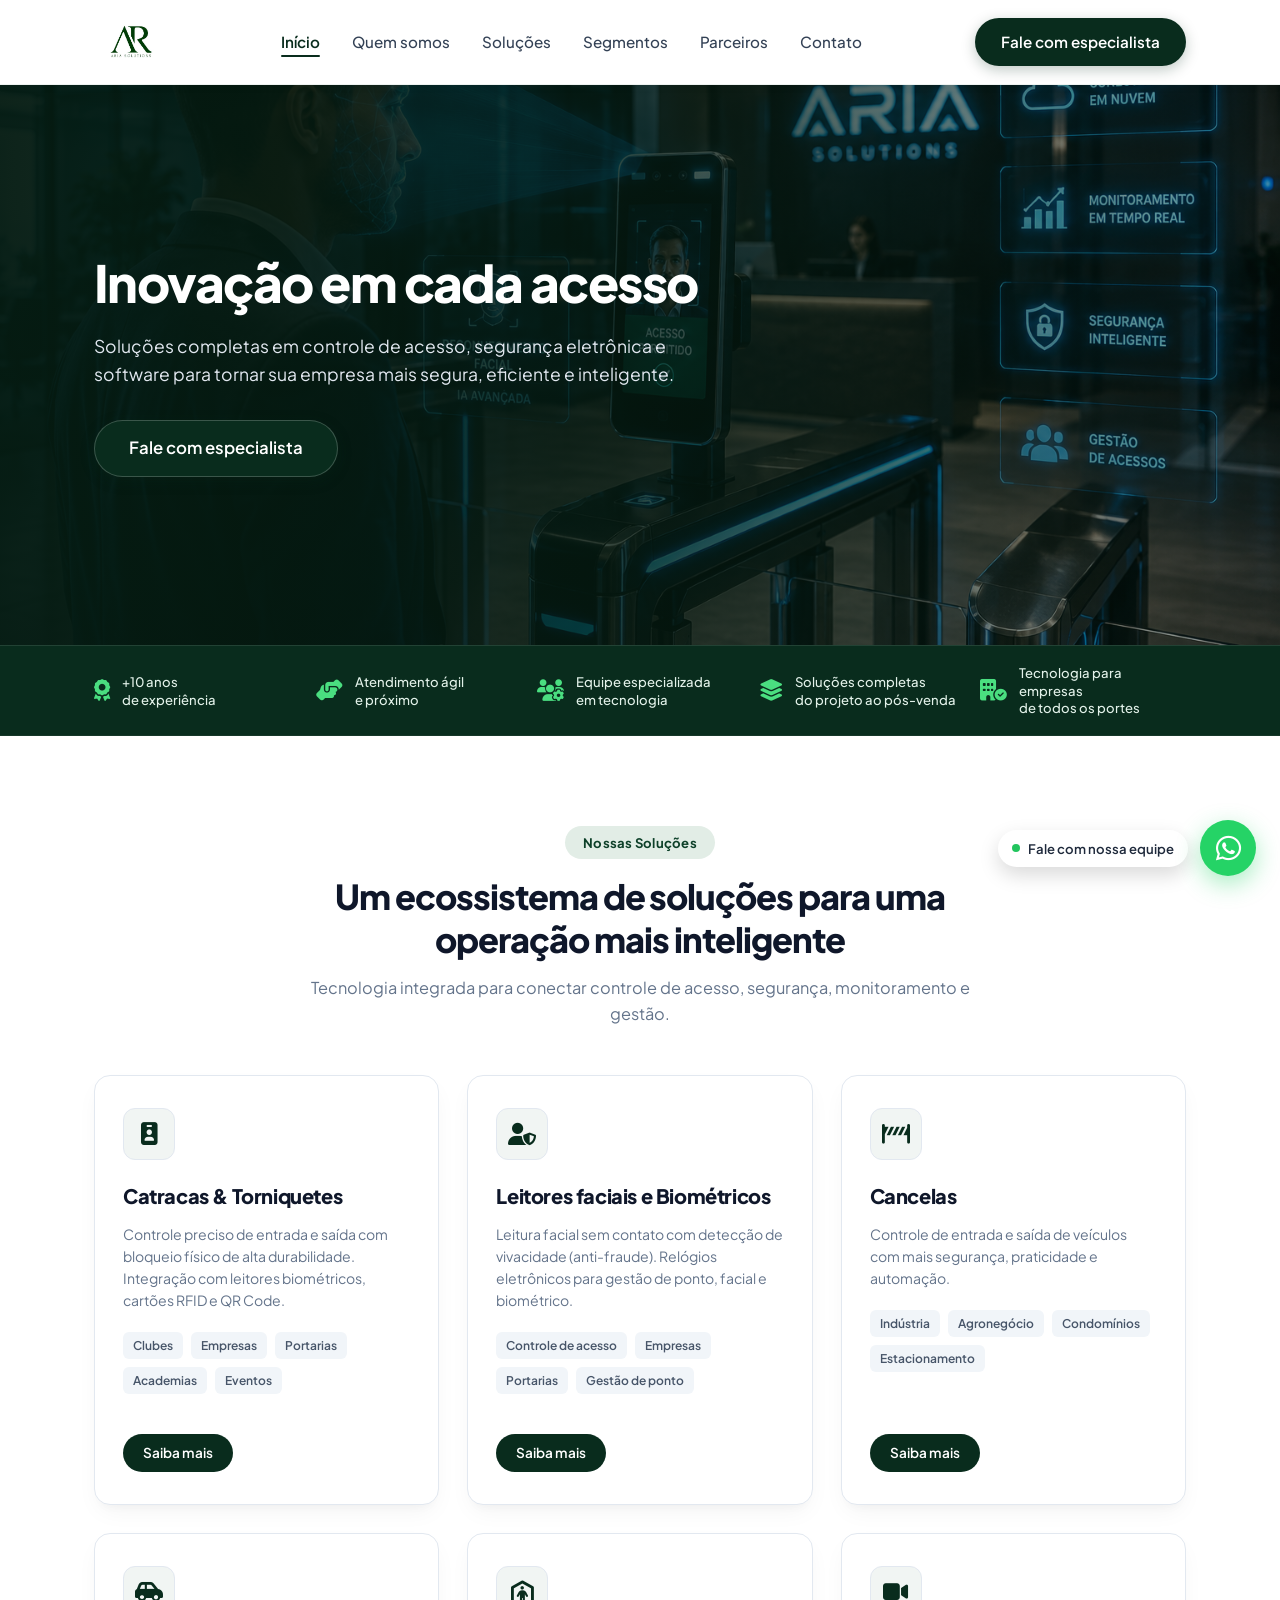
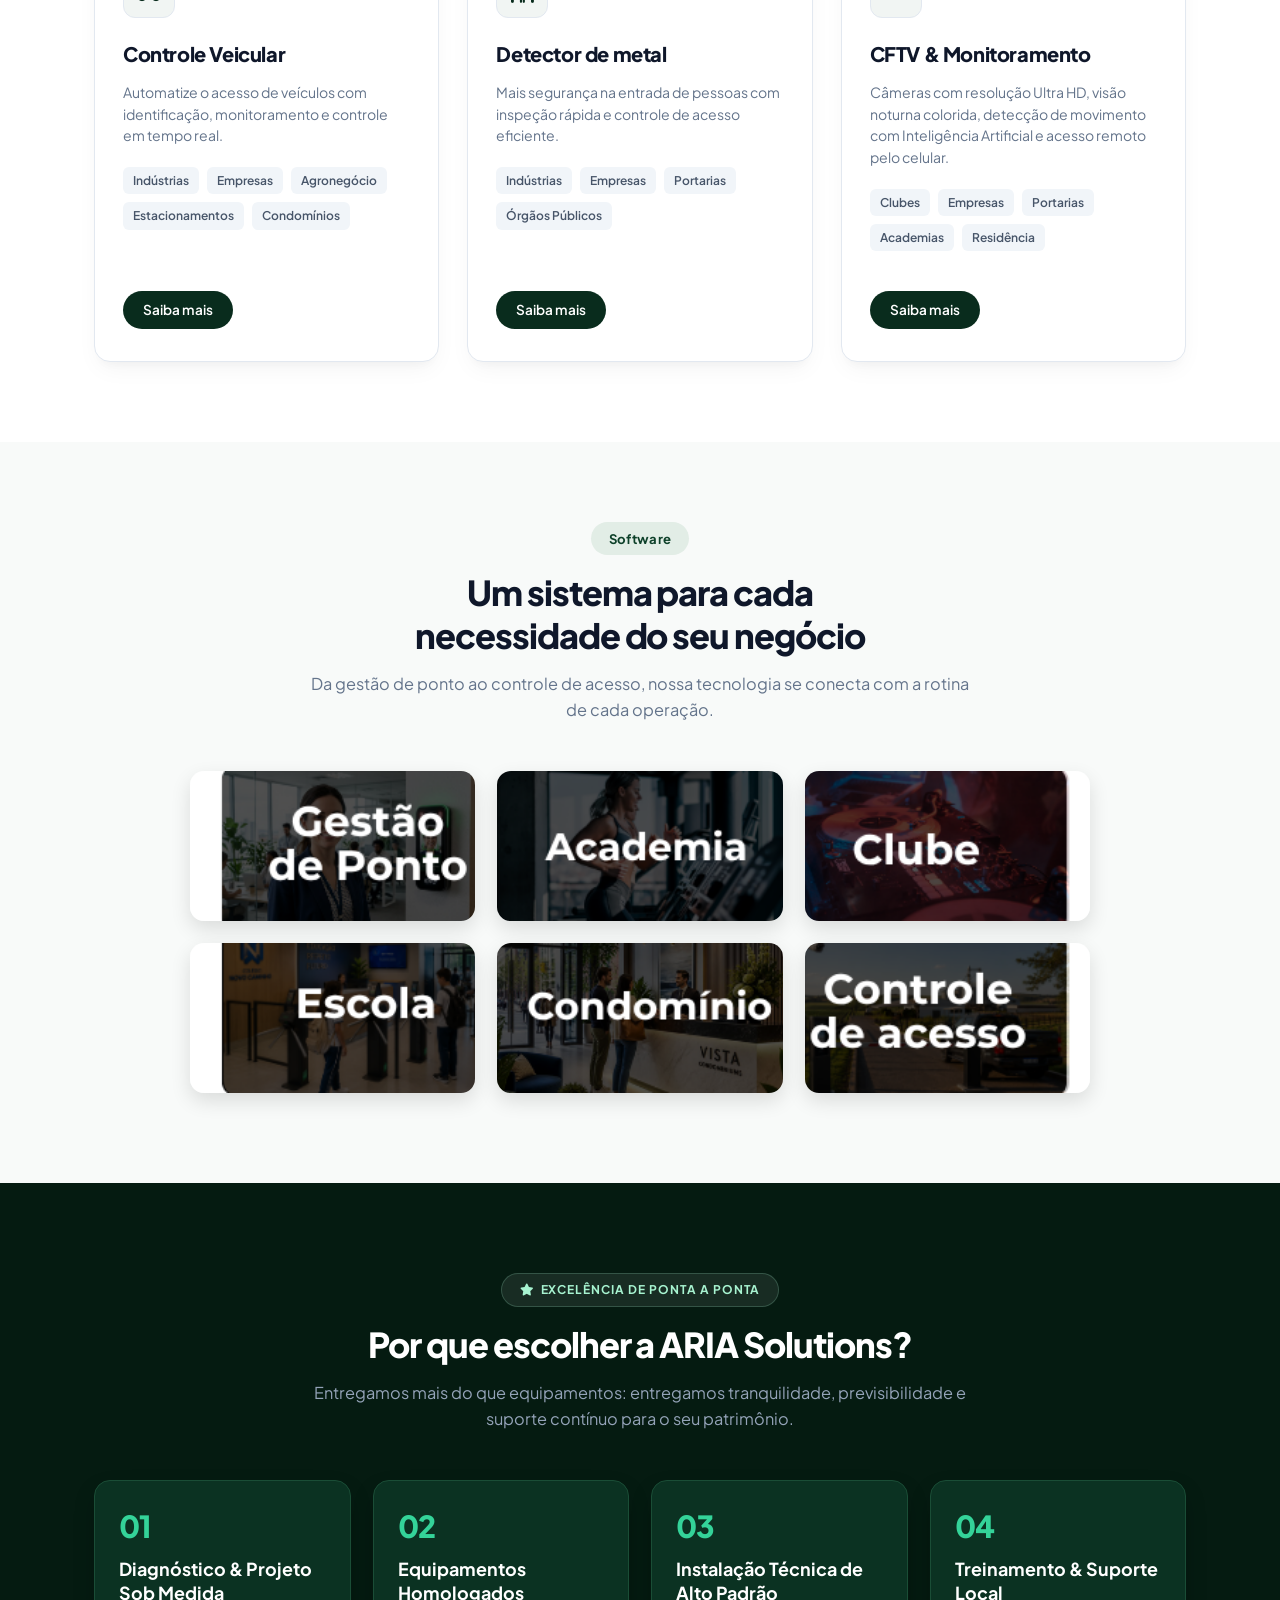
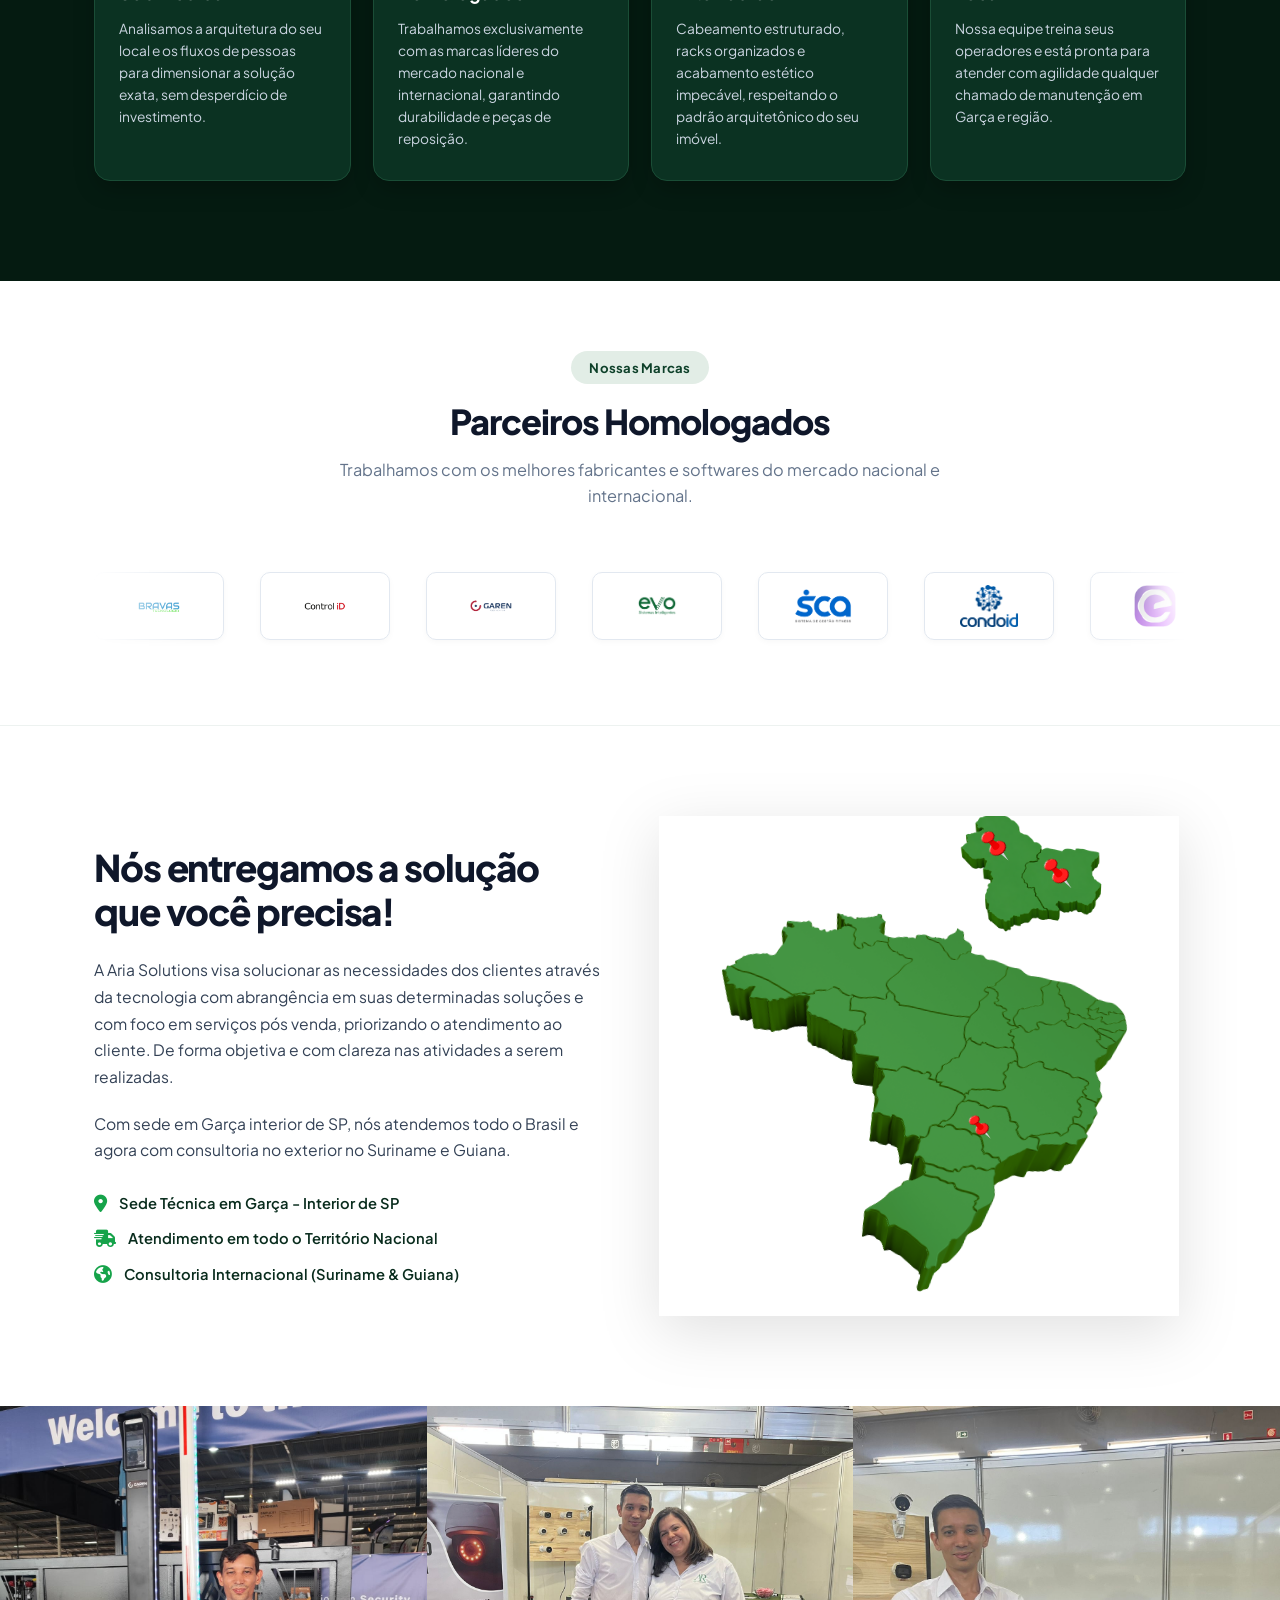
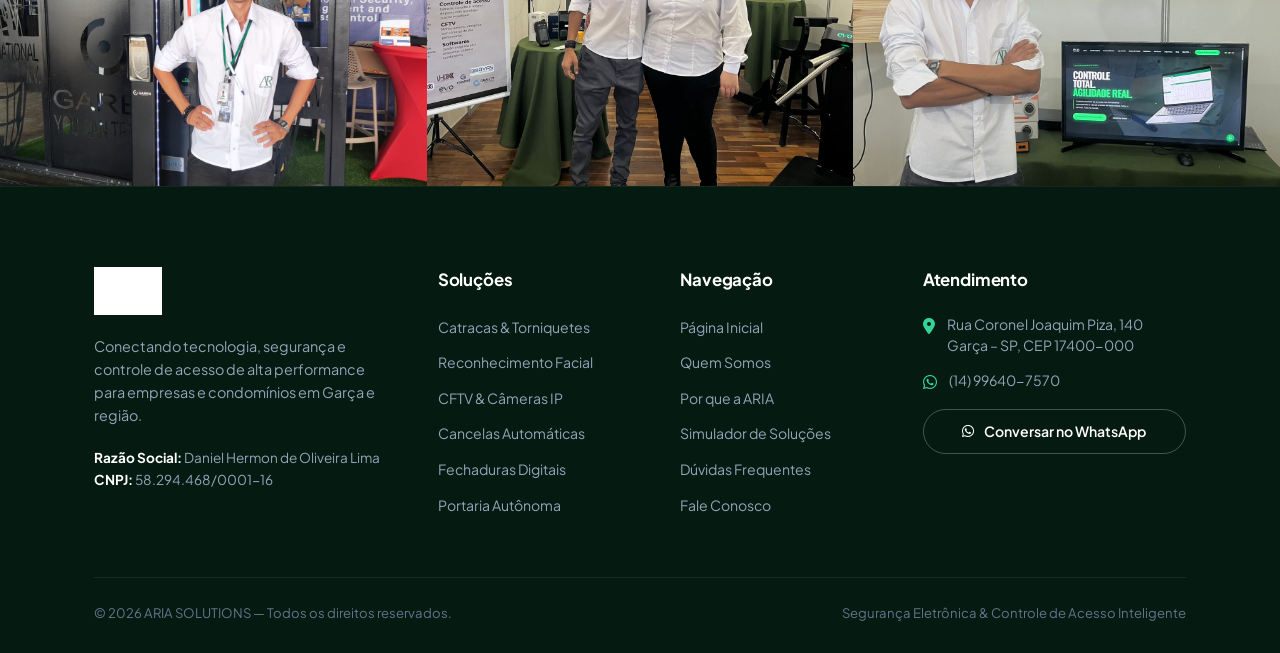
<file: index.html>
<!DOCTYPE html>
<html lang="pt-BR">
<head>
  <meta charset="UTF-8">
  <meta name="viewport" content="width=device-width, initial-scale=1.0">
  <meta http-equiv="refresh" content="0; url=home/">
  <title>ARIA Solutions — Segurança Eletrônica & Controle de Acesso</title>
  <script>
    window.location.replace("home/");
  </script>
  <style>
    body {
      font-family: -apple-system, BlinkMacSystemFont, "Segoe UI", Roboto, sans-serif;
      display: flex;
      flex-direction: column;
      align-items: center;
      justify-content: center;
      min-height: 100vh;
      margin: 0;
      background-color: #061F13;
      color: #FFFFFF;
      text-align: center;
    }
    .loader-box {
      background: rgba(255, 255, 255, 0.05);
      border: 1px solid rgba(255, 255, 255, 0.1);
      padding: 40px;
      border-radius: 16px;
      max-width: 400px;
    }
    .spinner {
      width: 40px;
      height: 40px;
      border: 3px solid rgba(16, 185, 129, 0.2);
      border-top-color: #10B981;
      border-radius: 50%;
      animation: spin 0.8s linear infinite;
      margin: 0 auto 20px;
    }
    @keyframes spin {
      to { transform: rotate(360deg); }
    }
    a {
      color: #10B981;
      text-decoration: underline;
    }
  </style>
</head>
<body>
  <div class="loader-box">
    <div class="spinner"></div>
    <h2 style="margin: 0 0 10px; font-weight: 700;">ARIA Solutions</h2>
    <p style="color: #94a3b8; font-size: 0.95rem; margin: 0 0 16px;">Carregando a página inicial...</p>
    <p style="font-size: 0.85rem;"><a href="home/">Clique aqui caso não seja redirecionado automaticamente</a></p>
  </div>
</body>
</html>
</file>
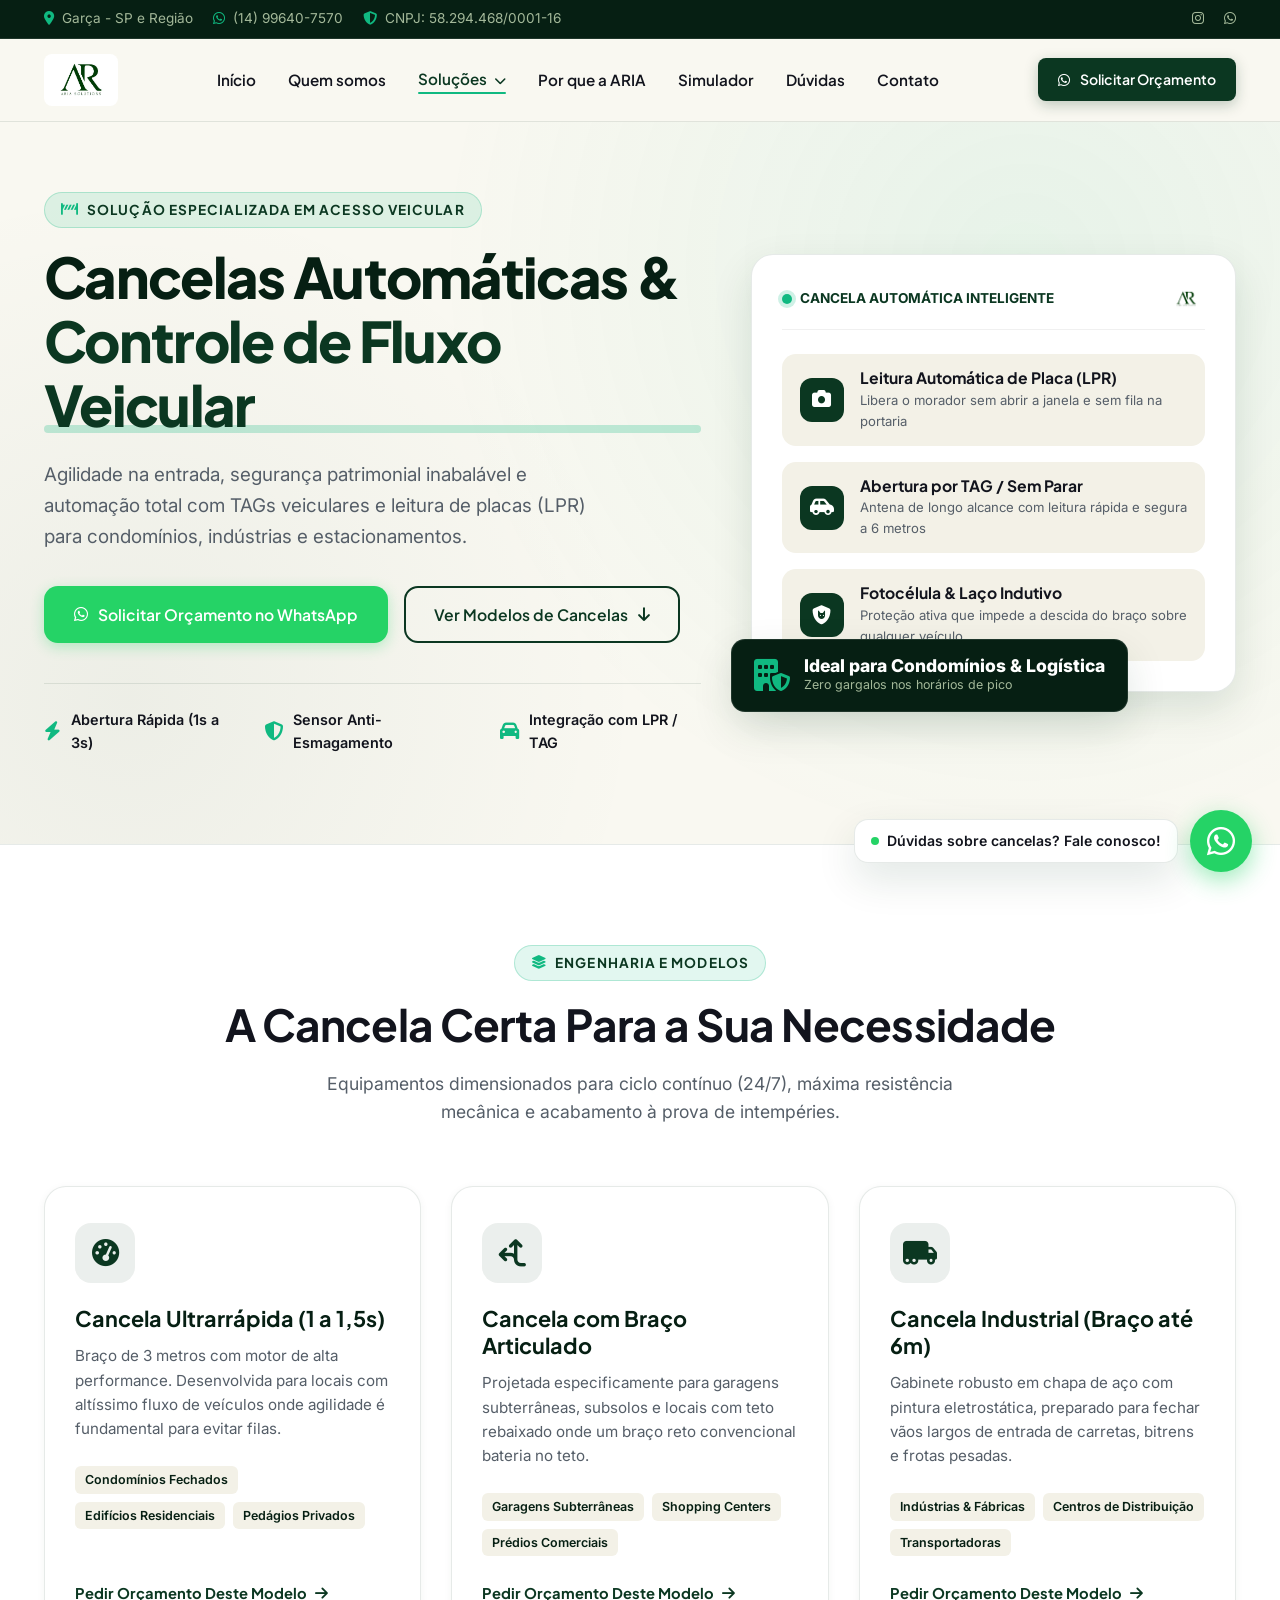
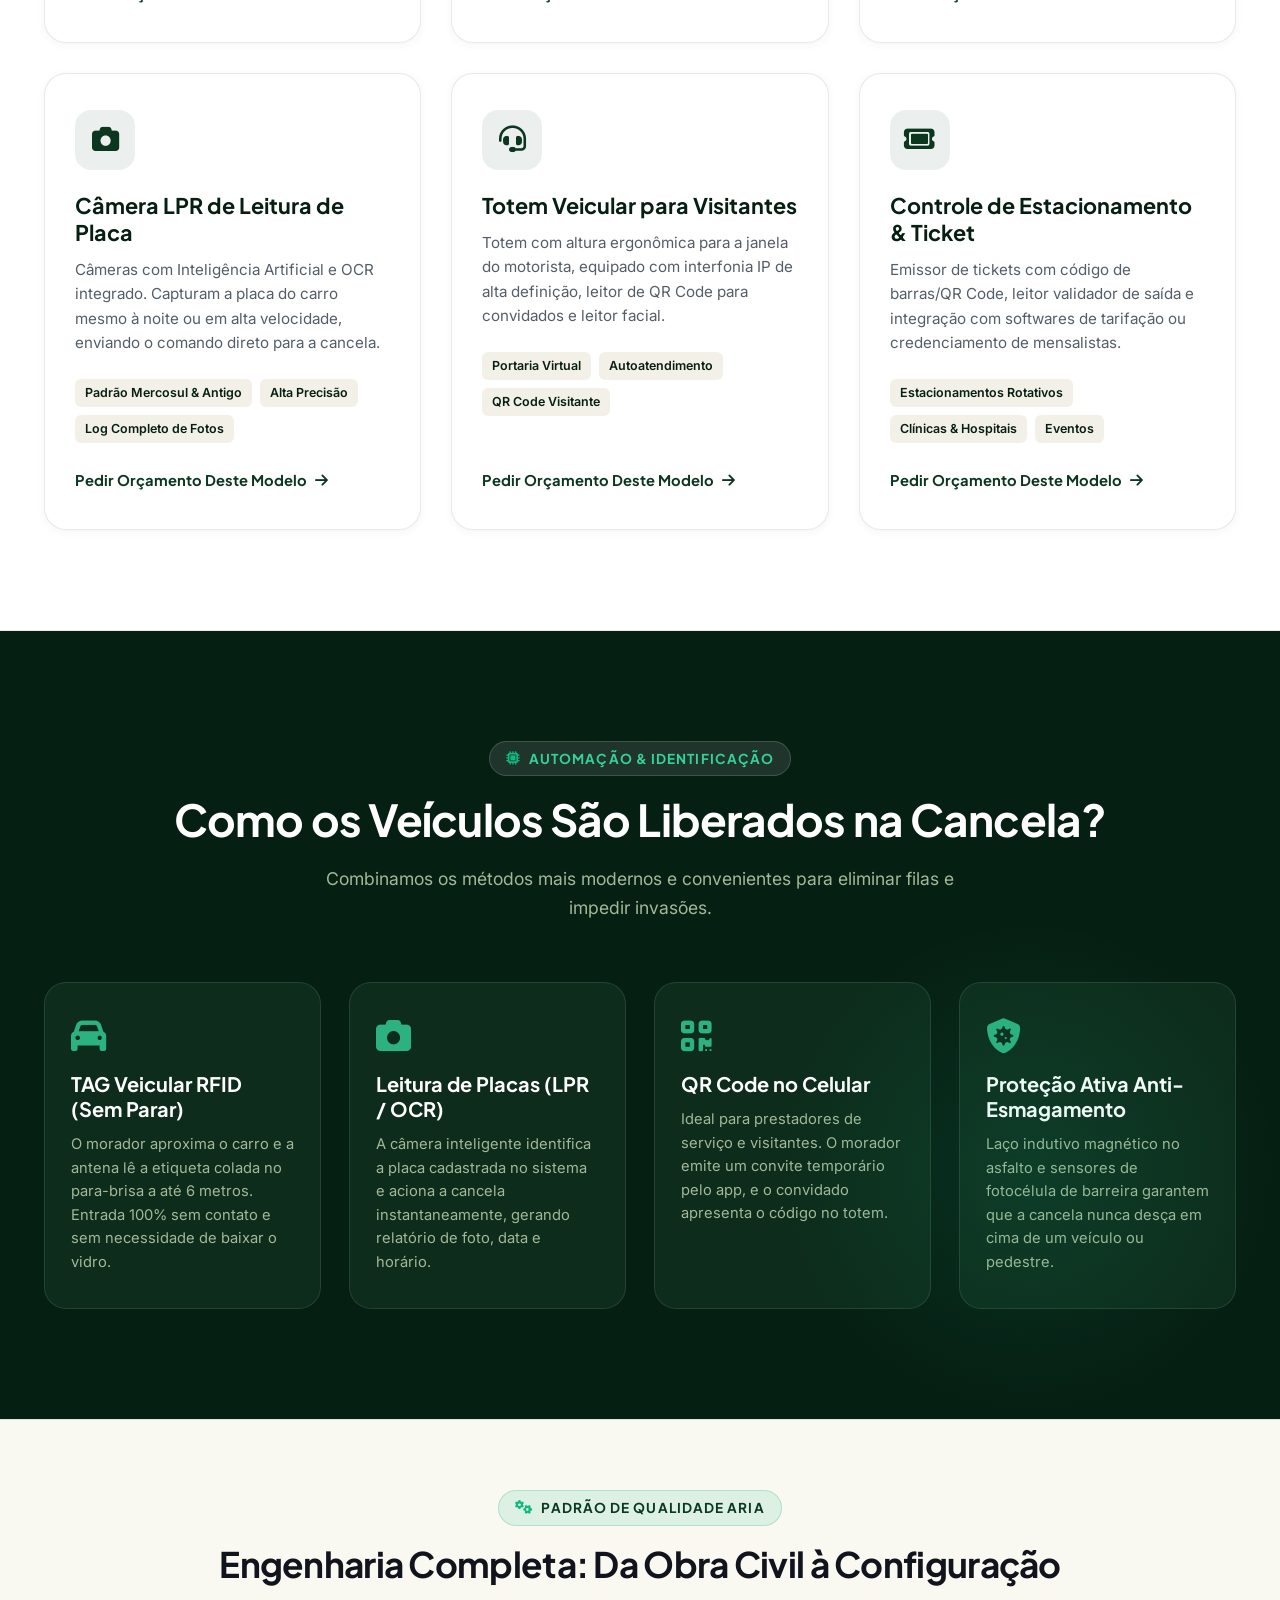
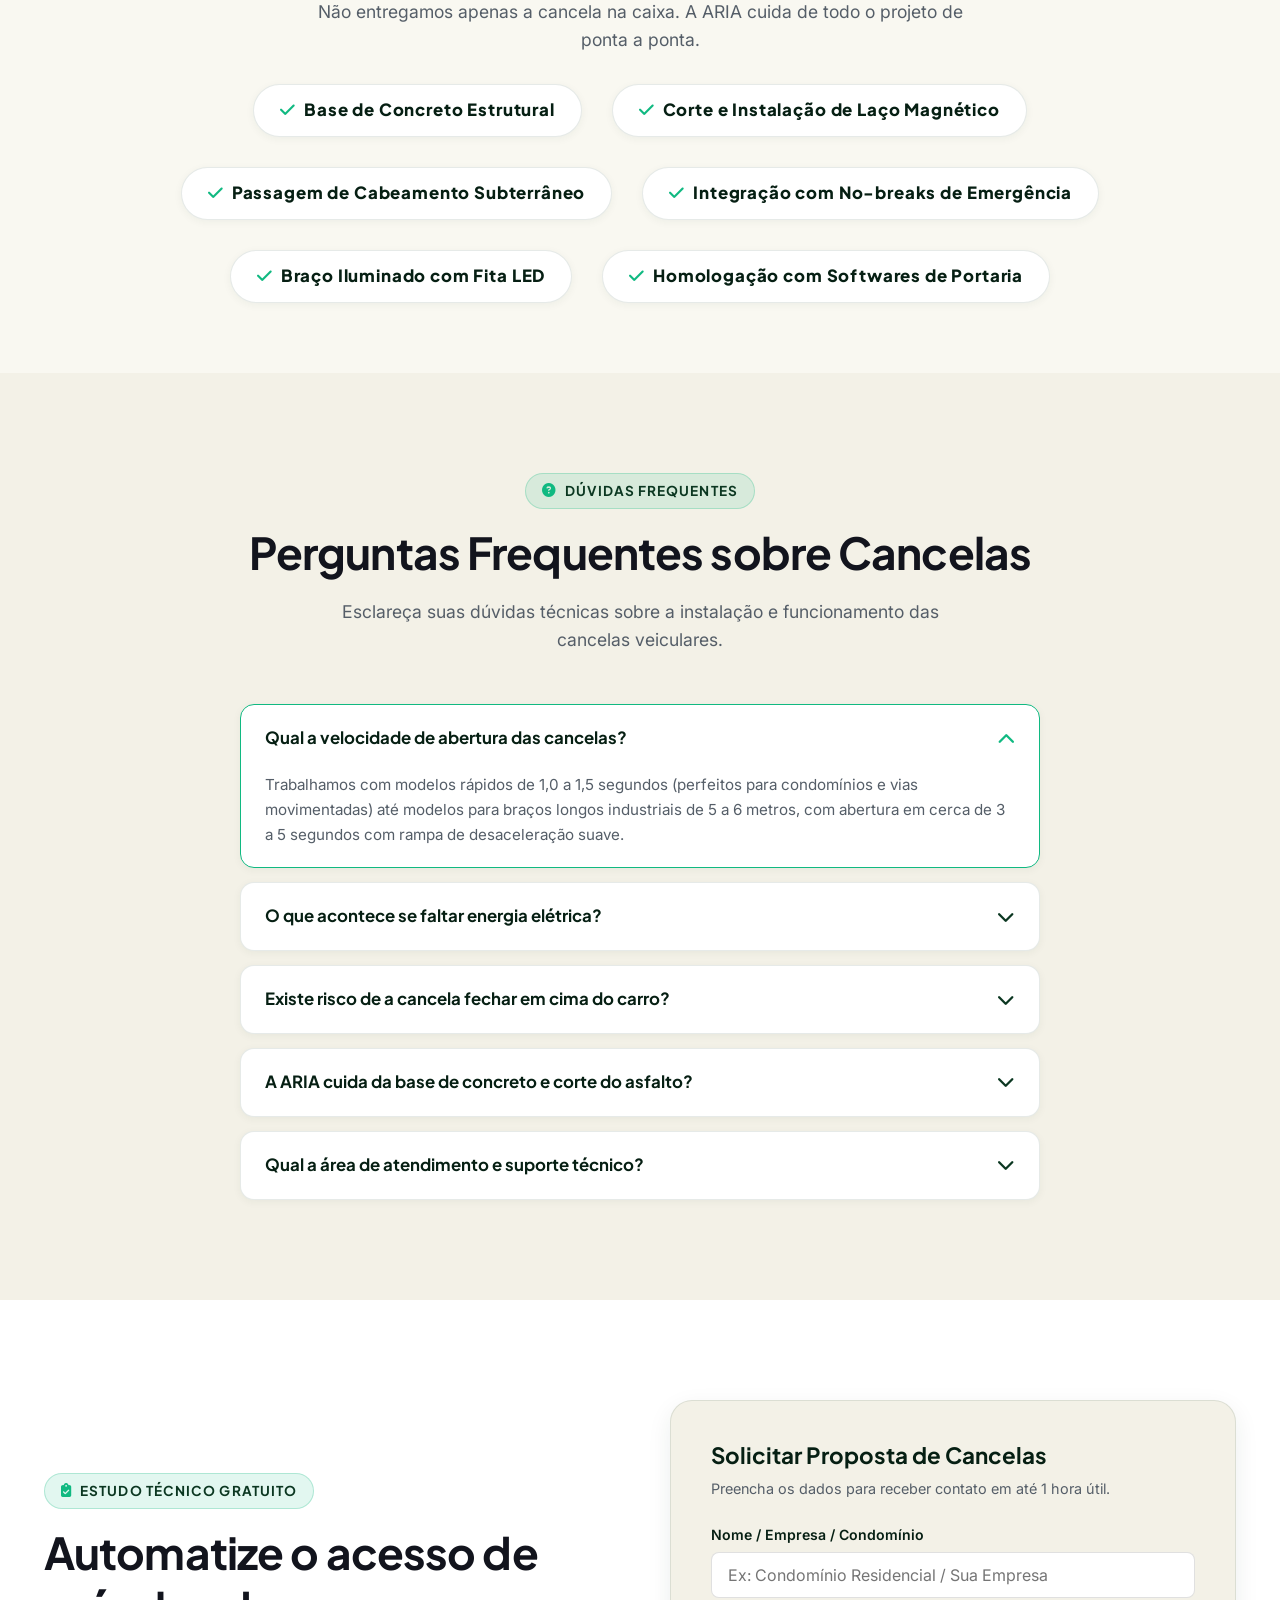
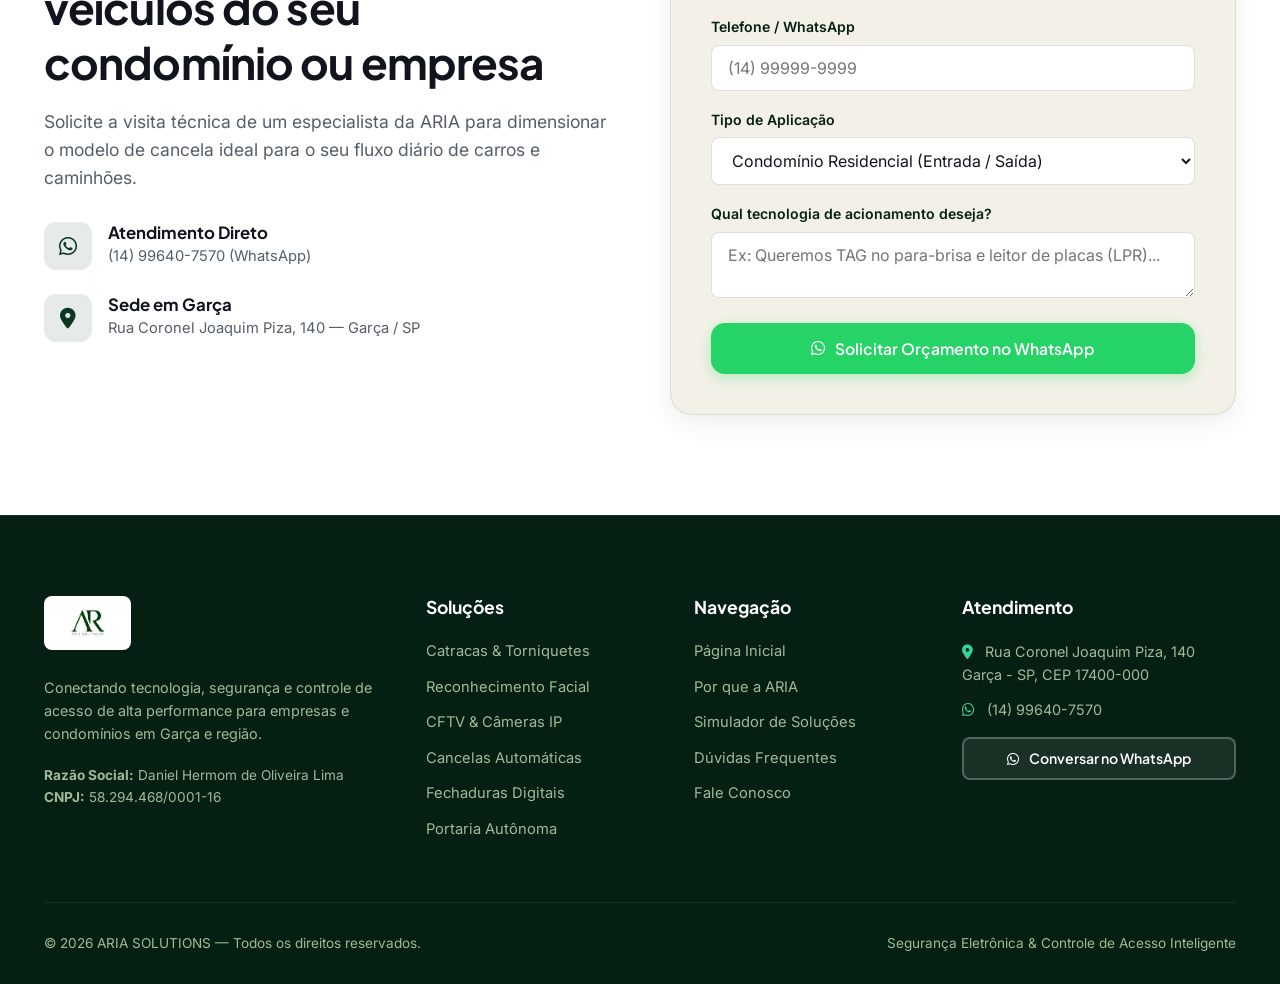
<file: cancelas-automaticas/index.html>
<!DOCTYPE html>
<html lang="pt-BR">
<head>
  <meta charset="UTF-8">
  <meta name="viewport" content="width=device-width, initial-scale=1.0">
  <title>Cancelas Automáticas & Controle Veicular — ARIA SOLUTIONS</title>
  <meta name="description" content="Cancelas automáticas ultrarrápidas, reconhecimento de placas (LPR), tags veiculares e totens para condomínios, indústrias e estacionamentos em Garça e região.">
  
  <!-- Fontes do Google -->
  <link rel="preconnect" href="https://fonts.googleapis.com">
  <link rel="preconnect" href="https://fonts.gstatic.com" crossorigin>
  <link href="https://fonts.googleapis.com/css2?family=Inter:wght@400;500;600;700&family=Plus+Jakarta+Sans:wght@600;700;800&display=swap" rel="stylesheet">
  
  <!-- Font Awesome Icons -->
  <link rel="stylesheet" href="https://cdnjs.cloudflare.com/ajax/libs/font-awesome/6.5.1/css/all.min.css">
  
  <!-- CSS Personalizado -->
  <link rel="stylesheet" href="../style.css">
</head>
<body>

  <!-- ================= TOP BAR ================= -->
  <div class="top-bar">
    <div class="container">
      <div class="top-bar-info">
        <div class="top-bar-item">
          <i class="fa-solid fa-location-dot"></i>
          <span>Garça - SP e Região</span>
        </div>
        <div class="top-bar-item">
          <i class="fa-brands fa-whatsapp"></i>
          <a href="https://api.whatsapp.com/send?phone=5514996407570" target="_blank">(14) 99640-7570</a>
        </div>
        <div class="top-bar-item">
          <i class="fa-solid fa-shield-halved"></i>
          <span>CNPJ: 58.294.468/0001-16</span>
        </div>
      </div>
      <div class="top-bar-social">
        <a href="https://www.instagram.com/" target="_blank" title="Instagram"><i class="fa-brands fa-instagram"></i></a>
        <a href="https://api.whatsapp.com/send?phone=5514996407570" target="_blank" title="WhatsApp"><i class="fa-brands fa-whatsapp"></i></a>
      </div>
    </div>
  </div>

  <!-- ================= HEADER / NAVBAR ================= -->
  <header class="header">
    <div class="container nav-container">
      <!-- Brand Logo -->
      <a href="../home/" class="brand-logo">
        <img src="../logo.jpg" alt="ARIA Solutions" class="brand-logo-img">
      </a>

      <!-- Menu de Navegação -->
      <nav class="nav-menu">
        <a href="../home/" class="nav-link">Início</a>
        <a href="../quem-somos/" class="nav-link">Quem somos</a>
        
        <div class="nav-dropdown">
          <a href="../home/#solucoes" class="nav-link active">Soluções <i class="fa-solid fa-chevron-down" style="font-size: 0.75rem; margin-left: 4px;"></i></a>
          <div class="nav-dropdown-menu">
            <a href="../catracas-e-torniquetes/" class="dropdown-item">
              <i class="fa-solid fa-id-badge"></i>
              <span>Catracas & Torniquetes</span>
            </a>
            <a href="../home/#solucoes" class="dropdown-item">
              <i class="fa-solid fa-user-check"></i>
              <span>Reconhecimento Facial</span>
            </a>
            <a href="../home/#solucoes" class="dropdown-item">
              <i class="fa-solid fa-video"></i>
              <span>CFTV & Câmeras IP</span>
            </a>
            <a href="#" class="dropdown-item" style="background: var(--bg-card-subtle); color: var(--primary); font-weight: 700;">
              <i class="fa-solid fa-road-barrier"></i>
              <span>Cancelas Automáticas</span>
            </a>
            <a href="../home/#solucoes" class="dropdown-item">
              <i class="fa-solid fa-lock"></i>
              <span>Fechaduras Digitais</span>
            </a>
            <a href="../home/#solucoes" class="dropdown-item">
              <i class="fa-solid fa-network-wired"></i>
              <span>Portaria Autônoma & Software</span>
            </a>
          </div>
        </div>

        <a href="../home/#diferenciais" class="nav-link">Por que a ARIA</a>
        <a href="../home/#simulador" class="nav-link">Simulador</a>
        <a href="#faq" class="nav-link">Dúvidas</a>
        <a href="#contato" class="nav-link">Contato</a>
      </nav>

      <!-- Botão CTA & Menu Mobile Toggle -->
      <div class="nav-actions">
        <a href="https://api.whatsapp.com/send?phone=5514996407570&text=Ol%C3%A1!%20Gostaria%20de%20um%20or%C3%A7amento%20de%20Cancelas%20Autom%C3%A1ticas." target="_blank" class="btn btn-primary btn-sm">
          <i class="fa-brands fa-whatsapp"></i>
          <span>Solicitar Orçamento</span>
        </a>
        <button class="menu-toggle" aria-label="Abrir Menu">
          <i class="fa-solid fa-bars"></i>
        </button>
      </div>
    </div>
  </header>

  <!-- ================= HERO DA SOLUÇÃO ================= -->
  <section class="hero" style="padding: 70px 0 90px;">
    <div class="container">
      <div class="hero-grid">
        <div class="hero-content">
          <div class="section-badge">
            <i class="fa-solid fa-road-barrier"></i>
            <span>Solução Especializada em Acesso Veicular</span>
          </div>
          
          <h1 class="hero-title">
            Cancelas Automáticas & <span class="highlight">Controle de Fluxo Veicular</span>
          </h1>
          
          <p class="hero-subtitle">
            Agilidade na entrada, segurança patrimonial inabalável e automação total com TAGs veiculares e leitura de placas (LPR) para condomínios, indústrias e estacionamentos.
          </p>

          <div class="hero-cta-group">
            <a href="https://api.whatsapp.com/send?phone=5514996407570&text=Ol%C3%A1!%20Gostaria%20de%20um%20or%C3%A7amento%20de%20Cancelas%20com%20a%20ARIA%20Solutions." target="_blank" class="btn btn-whatsapp">
              <i class="fa-brands fa-whatsapp"></i>
              <span>Solicitar Orçamento no WhatsApp</span>
            </a>
            <a href="#modelos" class="btn btn-outline">
              <span>Ver Modelos de Cancelas</span>
              <i class="fa-solid fa-arrow-down"></i>
            </a>
          </div>

          <div class="hero-trust-badges">
            <div class="trust-item">
              <i class="fa-solid fa-bolt"></i>
              <span>Abertura Rápida (1s a 3s)</span>
            </div>
            <div class="trust-item">
              <i class="fa-solid fa-shield-halved"></i>
              <span>Sensor Anti-Esmagamento</span>
            </div>
            <div class="trust-item">
              <i class="fa-solid fa-car"></i>
              <span>Integração com LPR / TAG</span>
            </div>
          </div>
        </div>

        <!-- Showcase Visual do Produto -->
        <div class="hero-visual">
          <div class="hero-main-card">
            <div class="hero-card-header">
              <div class="card-status">
                <span class="status-dot"></span>
                <span>CANCELA AUTOMÁTICA INTELIGENTE</span>
              </div>
              <img src="../logo.jpg" alt="ARIA Solutions" style="height: 28px; width: auto; object-fit: contain; border-radius: 4px; background: #fff; padding: 2px;">
            </div>

            <div class="hero-features-list">
              <div class="feature-box">
                <div class="feature-icon">
                  <i class="fa-solid fa-camera"></i>
                </div>
                <div class="feature-text">
                  <h4>Leitura Automática de Placa (LPR)</h4>
                  <p>Libera o morador sem abrir a janela e sem fila na portaria</p>
                </div>
              </div>

              <div class="feature-box">
                <div class="feature-icon">
                  <i class="fa-solid fa-car-side"></i>
                </div>
                <div class="feature-text">
                  <h4>Abertura por TAG / Sem Parar</h4>
                  <p>Antena de longo alcance com leitura rápida e segura a 6 metros</p>
                </div>
              </div>

              <div class="feature-box">
                <div class="feature-icon">
                  <i class="fa-solid fa-shield-cat"></i>
                </div>
                <div class="feature-text">
                  <h4>Fotocélula & Laço Indutivo</h4>
                  <p>Proteção ativa que impede a descida do braço sobre qualquer veículo</p>
                </div>
              </div>
            </div>
          </div>

          <div class="floating-badge">
            <i class="fa-solid fa-building-shield"></i>
            <div>
              <div class="badge-title">Ideal para Condomínios & Logística</div>
              <div class="badge-desc">Zero gargalos nos horários de pico</div>
            </div>
          </div>
        </div>
      </div>
    </div>
  </section>

  <!-- ================= MODELOS DE CANCELAS ================= -->
  <section class="solutions" id="modelos" style="background: #FFFFFF; border-top: 1px solid var(--border-light); border-bottom: 1px solid var(--border-light);">
    <div class="container">
      <div class="solutions-header text-center">
        <div class="section-badge">
          <i class="fa-solid fa-layer-group"></i>
          <span>Engenharia e Modelos</span>
        </div>
        <h2 class="section-title">A Cancela Certa Para a Sua Necessidade</h2>
        <p class="section-desc">Equipamentos dimensionados para ciclo contínuo (24/7), máxima resistência mecânica e acabamento à prova de intempéries.</p>
      </div>

      <div class="solutions-grid">
        <!-- 1. Cancela Rápida para Condomínios -->
        <div class="solution-card">
          <div>
            <div class="solution-card-icon">
              <i class="fa-solid fa-gauge-high"></i>
            </div>
            <h3 class="solution-card-title">Cancela Ultrarrápida (1 a 1,5s)</h3>
            <p class="solution-card-desc">Braço de 3 metros com motor de alta performance. Desenvolvida para locais com altíssimo fluxo de veículos onde agilidade é fundamental para evitar filas.</p>
            <div class="solution-tags">
              <span class="solution-tag">Condomínios Fechados</span>
              <span class="solution-tag">Edifícios Residenciais</span>
              <span class="solution-tag">Pedágios Privados</span>
            </div>
          </div>
          <a href="https://api.whatsapp.com/send?phone=5514996407570&text=Ol%C3%A1!%20Gostaria%20de%20proposta%20para%20Cancela%20Ultrarr%C3%A1pida." target="_blank" class="solution-card-link">
            <span>Pedir Orçamento Deste Modelo</span>
            <i class="fa-solid fa-arrow-right"></i>
          </a>
        </div>

        <!-- 2. Cancela Articulada -->
        <div class="solution-card">
          <div>
            <div class="solution-card-icon">
              <i class="fa-solid fa-arrows-split-up-and-left"></i>
            </div>
            <h3 class="solution-card-title">Cancela com Braço Articulado</h3>
            <p class="solution-card-desc">Projetada especificamente para garagens subterrâneas, subsolos e locais com teto rebaixado onde um braço reto convencional bateria no teto.</p>
            <div class="solution-tags">
              <span class="solution-tag">Garagens Subterrâneas</span>
              <span class="solution-tag">Shopping Centers</span>
              <span class="solution-tag">Prédios Comerciais</span>
            </div>
          </div>
          <a href="https://api.whatsapp.com/send?phone=5514996407570&text=Ol%C3%A1!%20Gostaria%20de%20proposta%20para%20Cancela%20Articulada." target="_blank" class="solution-card-link">
            <span>Pedir Orçamento Deste Modelo</span>
            <i class="fa-solid fa-arrow-right"></i>
          </a>
        </div>

        <!-- 3. Cancela para Caminhões e Indústrias -->
        <div class="solution-card">
          <div>
            <div class="solution-card-icon">
              <i class="fa-solid fa-truck-moving"></i>
            </div>
            <h3 class="solution-card-title">Cancela Industrial (Braço até 6m)</h3>
            <p class="solution-card-desc">Gabinete robusto em chapa de aço com pintura eletrostática, preparado para fechar vãos largos de entrada de carretas, bitrens e frotas pesadas.</p>
            <div class="solution-tags">
              <span class="solution-tag">Indústrias & Fábricas</span>
              <span class="solution-tag">Centros de Distribuição</span>
              <span class="solution-tag">Transportadoras</span>
            </div>
          </div>
          <a href="https://api.whatsapp.com/send?phone=5514996407570&text=Ol%C3%A1!%20Gostaria%20de%20proposta%20para%20Cancela%20Industrial%20de%20Grande%20Porte." target="_blank" class="solution-card-link">
            <span>Pedir Orçamento Deste Modelo</span>
            <i class="fa-solid fa-arrow-right"></i>
          </a>
        </div>

        <!-- 4. Sistema LPR & Câmeras Veiculares -->
        <div class="solution-card">
          <div>
            <div class="solution-card-icon">
              <i class="fa-solid fa-camera"></i>
            </div>
            <h3 class="solution-card-title">Câmera LPR de Leitura de Placa</h3>
            <p class="solution-card-desc">Câmeras com Inteligência Artificial e OCR integrado. Capturam a placa do carro mesmo à noite ou em alta velocidade, enviando o comando direto para a cancela.</p>
            <div class="solution-tags">
              <span class="solution-tag">Padrão Mercosul & Antigo</span>
              <span class="solution-tag">Alta Precisão</span>
              <span class="solution-tag">Log Completo de Fotos</span>
            </div>
          </div>
          <a href="https://api.whatsapp.com/send?phone=5514996407570&text=Ol%C3%A1!%20Gostaria%20de%20proposta%20para%20C%C3%A2meras%20LPR%20de%20Placas." target="_blank" class="solution-card-link">
            <span>Pedir Orçamento Deste Modelo</span>
            <i class="fa-solid fa-arrow-right"></i>
          </a>
        </div>

        <!-- 5. Totens Veiculares & Interfonia -->
        <div class="solution-card">
          <div>
            <div class="solution-card-icon">
              <i class="fa-solid fa-headset"></i>
            </div>
            <h3 class="solution-card-title">Totem Veicular para Visitantes</h3>
            <p class="solution-card-desc">Totem com altura ergonômica para a janela do motorista, equipado com interfonia IP de alta definição, leitor de QR Code para convidados e leitor facial.</p>
            <div class="solution-tags">
              <span class="solution-tag">Portaria Virtual</span>
              <span class="solution-tag">Autoatendimento</span>
              <span class="solution-tag">QR Code Visitante</span>
            </div>
          </div>
          <a href="https://api.whatsapp.com/send?phone=5514996407570&text=Ol%C3%A1!%20Gostaria%20de%20proposta%20para%20Totens%20Veiculares." target="_blank" class="solution-card-link">
            <span>Pedir Orçamento Deste Modelo</span>
            <i class="fa-solid fa-arrow-right"></i>
          </a>
        </div>

        <!-- 6. Sistema para Estacionamentos -->
        <div class="solution-card">
          <div>
            <div class="solution-card-icon">
              <i class="fa-solid fa-ticket"></i>
            </div>
            <h3 class="solution-card-title">Controle de Estacionamento & Ticket</h3>
            <p class="solution-card-desc">Emissor de tickets com código de barras/QR Code, leitor validador de saída e integração com softwares de tarifação ou credenciamento de mensalistas.</p>
            <div class="solution-tags">
              <span class="solution-tag">Estacionamentos Rotativos</span>
              <span class="solution-tag">Clínicas & Hospitais</span>
              <span class="solution-tag">Eventos</span>
            </div>
          </div>
          <a href="https://api.whatsapp.com/send?phone=5514996407570&text=Ol%C3%A1!%20Gostaria%20de%20proposta%20para%20Sistema%20de%20Estacionamento." target="_blank" class="solution-card-link">
            <span>Pedir Orçamento Deste Modelo</span>
            <i class="fa-solid fa-arrow-right"></i>
          </a>
        </div>
      </div>
    </div>
  </section>

  <!-- ================= TECNOLOGIAS DE ACIONAMENTO VEICULAR ================= -->
  <section class="why-aria">
    <div class="container">
      <div class="text-center">
        <div class="section-badge dark">
          <i class="fa-solid fa-microchip"></i>
          <span>Automação & Identificação</span>
        </div>
        <h2 class="section-title">Como os Veículos São Liberados na Cancela?</h2>
        <p class="section-desc">Combinamos os métodos mais modernos e convenientes para eliminar filas e impedir invasões.</p>
      </div>

      <div class="diff-grid">
        <div class="diff-card">
          <div class="diff-number"><i class="fa-solid fa-car"></i></div>
          <h3>TAG Veicular RFID (Sem Parar)</h3>
          <p>O morador aproxima o carro e a antena lê a etiqueta colada no para-brisa a até 6 metros. Entrada 100% sem contato e sem necessidade de baixar o vidro.</p>
        </div>

        <div class="diff-card">
          <div class="diff-number"><i class="fa-solid fa-camera"></i></div>
          <h3>Leitura de Placas (LPR / OCR)</h3>
          <p>A câmera inteligente identifica a placa cadastrada no sistema e aciona a cancela instantaneamente, gerando relatório de foto, data e horário.</p>
        </div>

        <div class="diff-card">
          <div class="diff-number"><i class="fa-solid fa-qrcode"></i></div>
          <h3>QR Code no Celular</h3>
          <p>Ideal para prestadores de serviço e visitantes. O morador emite um convite temporário pelo app, e o convidado apresenta o código no totem.</p>
        </div>

        <div class="diff-card">
          <div class="diff-number"><i class="fa-solid fa-shield-virus"></i></div>
          <h3>Proteção Ativa Anti-Esmagamento</h3>
          <p>Laço indutivo magnético no asfalto e sensores de fotocélula de barreira garantem que a cancela nunca desça em cima de um veículo ou pedestre.</p>
        </div>
      </div>
    </div>
  </section>

  <!-- ================= DESTAQUES DE ENGENHARIA ================= -->
  <section class="brands-section" style="padding: 70px 0;">
    <div class="container text-center">
      <div class="section-badge">
        <i class="fa-solid fa-gears"></i>
        <span>Padrão de Qualidade ARIA</span>
      </div>
      <h2 class="section-title" style="font-size: 2.2rem; margin-bottom: 12px;">Engenharia Completa: Da Obra Civil à Configuração</h2>
      <p class="section-desc" style="margin-bottom: 30px;">Não entregamos apenas a cancela na caixa. A ARIA cuida de todo o projeto de ponta a ponta.</p>
      
      <div class="brands-grid">
        <div class="brand-pill"><i class="fa-solid fa-check"></i> Base de Concreto Estrutural</div>
        <div class="brand-pill"><i class="fa-solid fa-check"></i> Corte e Instalação de Laço Magnético</div>
        <div class="brand-pill"><i class="fa-solid fa-check"></i> Passagem de Cabeamento Subterrâneo</div>
        <div class="brand-pill"><i class="fa-solid fa-check"></i> Integração com No-breaks de Emergência</div>
        <div class="brand-pill"><i class="fa-solid fa-check"></i> Braço Iluminado com Fita LED</div>
        <div class="brand-pill"><i class="fa-solid fa-check"></i> Homologação com Softwares de Portaria</div>
      </div>
    </div>
  </section>

  <!-- ================= FAQ DE CANCELAS ================= -->
  <section class="faq-section" id="faq">
    <div class="container">
      <div class="text-center">
        <div class="section-badge">
          <i class="fa-solid fa-circle-question"></i>
          <span>Dúvidas Frequentes</span>
        </div>
        <h2 class="section-title">Perguntas Frequentes sobre Cancelas</h2>
        <p class="section-desc">Esclareça suas dúvidas técnicas sobre a instalação e funcionamento das cancelas veiculares.</p>
      </div>

      <div class="faq-list">
        <div class="faq-item active">
          <div class="faq-question">
            <span>Qual a velocidade de abertura das cancelas?</span>
            <i class="fa-solid fa-chevron-down"></i>
          </div>
          <div class="faq-answer">
            Trabalhamos com modelos rápidos de 1,0 a 1,5 segundos (perfeitos para condomínios e vias movimentadas) até modelos para braços longos industriais de 5 a 6 metros, com abertura em cerca de 3 a 5 segundos com rampa de desaceleração suave.
          </div>
        </div>

        <div class="faq-item">
          <div class="faq-question">
            <span>O que acontece se faltar energia elétrica?</span>
            <i class="fa-solid fa-chevron-down"></i>
          </div>
          <div class="faq-answer">
            Todas as nossas cancelas possuem sistema de destravamento manual por chave (ficando em modo livre) e podem ser integradas a bancos de baterias / No-breaks profissionais dimensionados pela ARIA para manter dezenas de ciclos mesmo sem energia.
          </div>
        </div>

        <div class="faq-item">
          <div class="faq-question">
            <span>Existe risco de a cancela fechar em cima do carro?</span>
            <i class="fa-solid fa-chevron-down"></i>
          </div>
          <div class="faq-answer">
            Não! Instalamos um sistema de dupla segurança: laço indutivo magnético embutido no asfalto (que detecta a massa de metal do veículo) + fotocélulas ativas com feixe infravermelho. Enquanto o carro estiver na linha de passagem, a cancela se recusa a descer.
          </div>
        </div>

        <div class="faq-item">
          <div class="faq-question">
            <span>A ARIA cuida da base de concreto e corte do asfalto?</span>
            <i class="fa-solid fa-chevron-down"></i>
          </div>
          <div class="faq-answer">
            Sim. A ARIA executa ou orienta todo o projeto executivo: base de alvenaria/concreto nivelada, conduítes subterrâneos, corte no piso para embutir o laço magnético e calafetação profissional.
          </div>
        </div>

        <div class="faq-item">
          <div class="faq-question">
            <span>Qual a área de atendimento e suporte técnico?</span>
            <i class="fa-solid fa-chevron-down"></i>
          </div>
          <div class="faq-answer">
            Atendemos diretamente toda a cidade de Garça - SP e municípios vizinhos como Marília, Vera Cruz, Gália, Álvaro de Carvalho, Bauru e região, garantindo pronto-atendimento e peças de reposição rápida.
          </div>
        </div>
      </div>
    </div>
  </section>

  <!-- ================= CONTATO / FORMULÁRIO DE CANCELAS ================= -->
  <section class="contact-cta" id="contato">
    <div class="container">
      <div class="contact-grid">
        <div>
          <div class="section-badge">
            <i class="fa-solid fa-clipboard-check"></i>
            <span>Estudo Técnico Gratuito</span>
          </div>
          <h2 class="section-title">Automatize o acesso de veículos do seu condomínio ou empresa</h2>
          <p class="section-desc" style="margin: 0 0 24px 0;">
            Solicite a visita técnica de um especialista da ARIA para dimensionar o modelo de cancela ideal para o seu fluxo diário de carros e caminhões.
          </p>

          <div class="contact-info-card">
            <div class="info-item">
              <div class="info-icon">
                <i class="fa-brands fa-whatsapp"></i>
              </div>
              <div class="info-text">
                <h4>Atendimento Direto</h4>
                <p><a href="https://api.whatsapp.com/send?phone=5514996407570" target="_blank">(14) 99640-7570</a> (WhatsApp)</p>
              </div>
            </div>

            <div class="info-item">
              <div class="info-icon">
                <i class="fa-solid fa-location-dot"></i>
              </div>
              <div class="info-text">
                <h4>Sede em Garça</h4>
                <p>Rua Coronel Joaquim Piza, 140 — Garça / SP</p>
              </div>
            </div>
          </div>
        </div>

        <!-- Formulário Especializado -->
        <div class="contact-form-box">
          <h3 style="font-size: 1.4rem; margin-bottom: 8px; color: var(--primary-dark);">Solicitar Proposta de Cancelas</h3>
          <p style="font-size: 0.9rem; color: var(--text-muted); margin-bottom: 24px;">Preencha os dados para receber contato em até 1 hora útil.</p>

          <form id="main-contact-form">
            <div class="form-group">
              <label for="form-name">Nome / Empresa / Condomínio</label>
              <input type="text" id="form-name" class="form-control" placeholder="Ex: Condomínio Residencial / Sua Empresa" required>
            </div>

            <div class="form-group">
              <label for="form-phone">Telefone / WhatsApp</label>
              <input type="tel" id="form-phone" class="form-control" placeholder="(14) 99999-9999" required>
            </div>

            <div class="form-group">
              <label for="form-segment">Tipo de Aplicação</label>
              <select id="form-segment" class="form-control" required>
                <option value="Condomínio Residencial">Condomínio Residencial (Entrada / Saída)</option>
                <option value="Indústria / Logística">Indústria / Pátio de Caminhões</option>
                <option value="Estacionamento Rotativo">Estacionamento Rotativo / Comercial</option>
                <option value="Edifício Garagem / Subsolo">Garagem Subterrânea (Cancela Articulada)</option>
                <option value="Outro">Outro Local</option>
              </select>
            </div>

            <div class="form-group">
              <label for="form-msg">Qual tecnologia de acionamento deseja?</label>
              <textarea id="form-msg" class="form-control" rows="2" placeholder="Ex: Queremos TAG no para-brisa e leitor de placas (LPR)..."></textarea>
            </div>

            <button type="submit" class="btn btn-whatsapp" style="width: 100%;">
              <i class="fa-brands fa-whatsapp"></i>
              <span>Solicitar Orçamento no WhatsApp</span>
            </button>
          </form>
        </div>
      </div>
    </div>
  </section>

  <!-- ================= RODAPÉ ================= -->
  <footer class="footer">
    <div class="container">
      <div class="footer-grid">
        <div class="footer-col">
          <a href="../home/" style="display: inline-block;">
            <img src="../logo.jpg" alt="ARIA Solutions" class="footer-logo-img">
          </a>
          <p style="font-size: 0.9rem; line-height: 1.6; margin-bottom: 20px;">
            Conectando tecnologia, segurança e controle de acesso de alta performance para empresas e condomínios em Garça e região.
          </p>
          <div style="font-size: 0.85rem; color: var(--text-light-muted);">
            <strong>Razão Social:</strong> Daniel Hermom de Oliveira Lima<br>
            <strong>CNPJ:</strong> 58.294.468/0001-16
          </div>
        </div>

        <div class="footer-col">
          <h4>Soluções</h4>
          <div class="footer-links">
            <a href="../catracas-e-torniquetes/">Catracas & Torniquetes</a>
            <a href="../home/#solucoes">Reconhecimento Facial</a>
            <a href="../home/#solucoes">CFTV & Câmeras IP</a>
            <a href="#">Cancelas Automáticas</a>
            <a href="../home/#solucoes">Fechaduras Digitais</a>
            <a href="../home/#solucoes">Portaria Autônoma</a>
          </div>
        </div>

        <div class="footer-col">
          <h4>Navegação</h4>
          <div class="footer-links">
            <a href="../home/">Página Inicial</a>
            <a href="../home/#diferenciais">Por que a ARIA</a>
            <a href="../home/#simulador">Simulador de Soluções</a>
            <a href="#faq">Dúvidas Frequentes</a>
            <a href="#contato">Fale Conosco</a>
          </div>
        </div>

        <div class="footer-col">
          <h4>Atendimento</h4>
          <p style="font-size: 0.9rem; margin-bottom: 12px;">
            <i class="fa-solid fa-location-dot" style="color: var(--accent-light); margin-right: 8px;"></i>
            Rua Coronel Joaquim Piza, 140<br>Garça - SP, CEP 17400-000
          </p>
          <p style="font-size: 0.9rem; margin-bottom: 16px;">
            <i class="fa-brands fa-whatsapp" style="color: var(--accent-light); margin-right: 8px;"></i>
            (14) 99640-7570
          </p>
          <a href="https://api.whatsapp.com/send?phone=5514996407570" target="_blank" class="btn btn-outline-white btn-sm" style="width: 100%;">
            <i class="fa-brands fa-whatsapp"></i>
            <span>Conversar no WhatsApp</span>
          </a>
        </div>
      </div>

      <div class="footer-bottom">
        <div>
          © 2026 ARIA SOLUTIONS — Todos os direitos reservados.
        </div>
        <div>
          Segurança Eletrônica & Controle de Acesso Inteligente
        </div>
      </div>
    </div>
  </footer>

  <!-- ================= WHATSAPP FLOATING BUTTON ================= -->
  <div class="whatsapp-float-widget">
    <div class="whatsapp-float-tooltip">
      <span class="online-dot"></span>
      <span>Dúvidas sobre cancelas? Fale conosco!</span>
    </div>
    <a href="https://api.whatsapp.com/send?phone=5514996407570&text=Ol%C3%A1!%20Gostaria%20de%20tirar%20d%C3%BAvidas%20sobre%20Cancelas%20Autom%C3%A1ticas." target="_blank" class="whatsapp-float-btn" title="Falar no WhatsApp">
      <i class="fa-brands fa-whatsapp"></i>
    </a>
  </div>

  <!-- Scripts -->
  <script src="../script.js"></script>
</body>
</html>
</file>
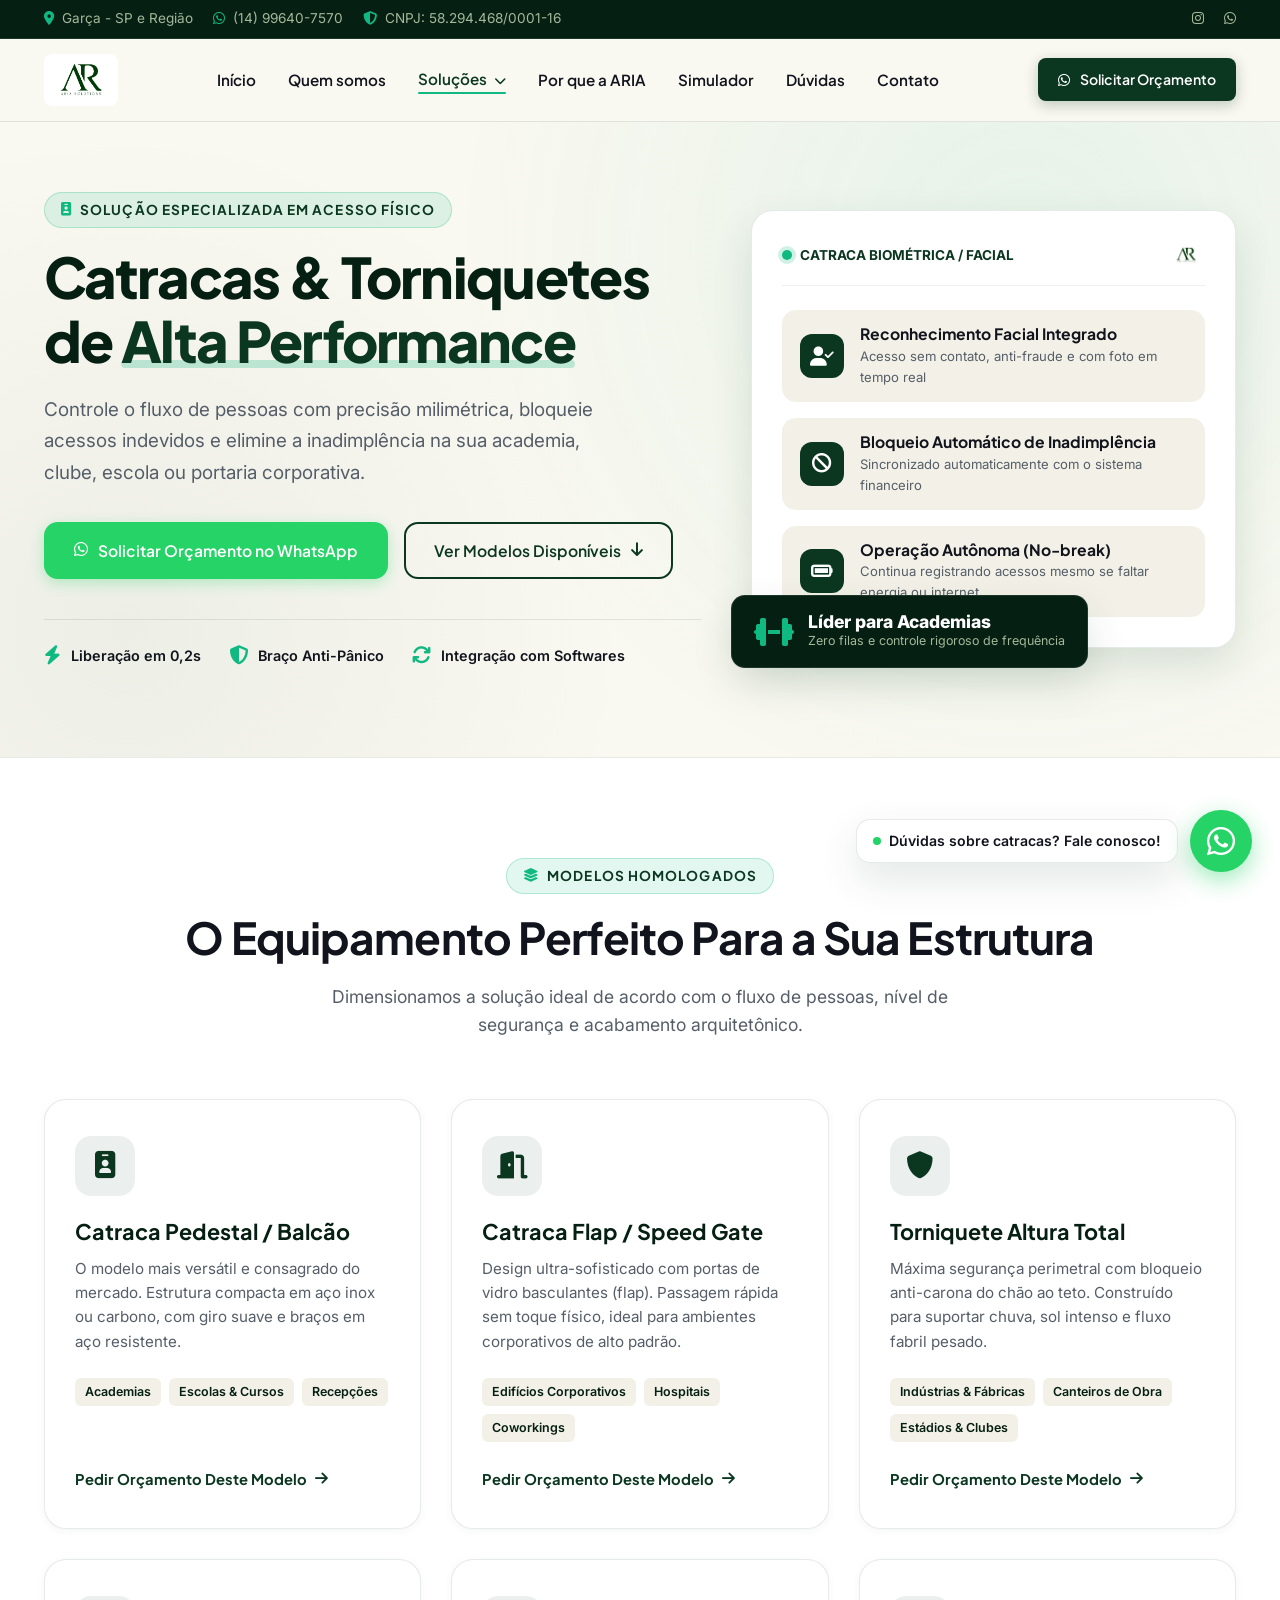
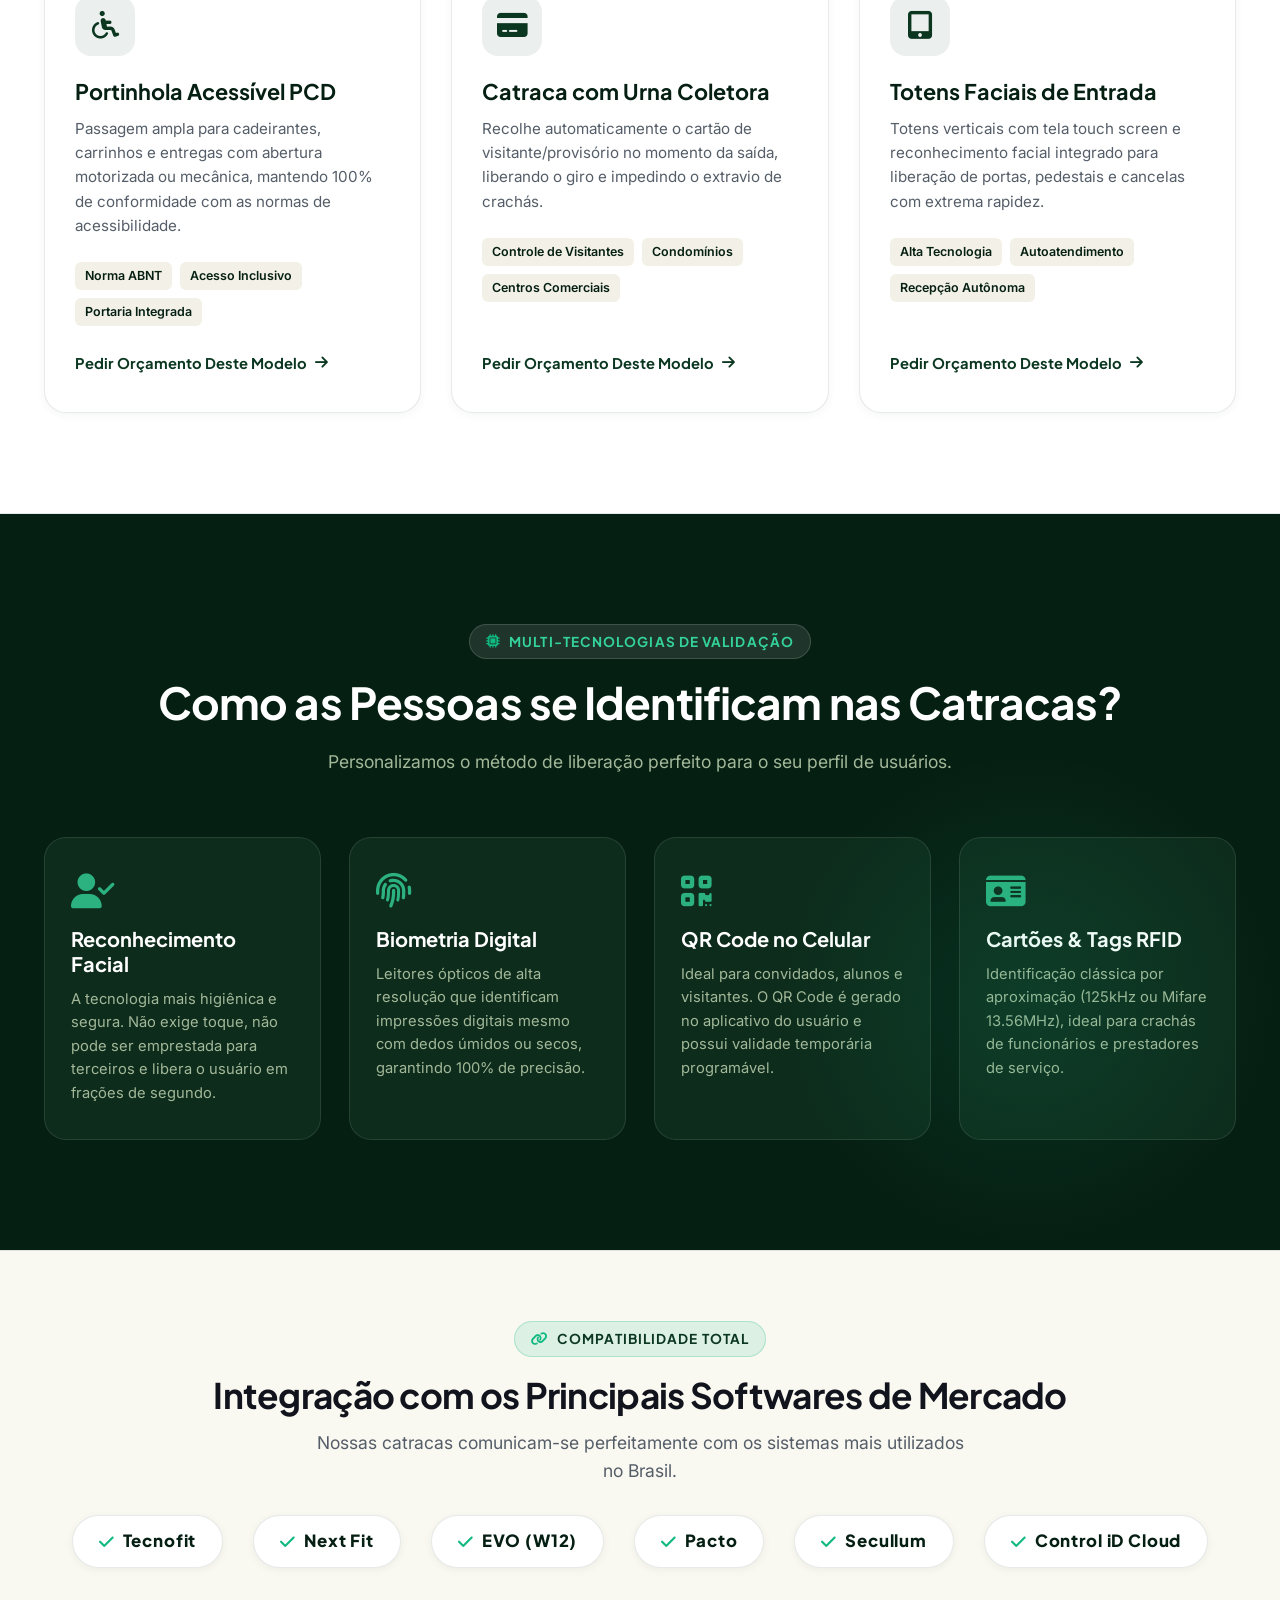
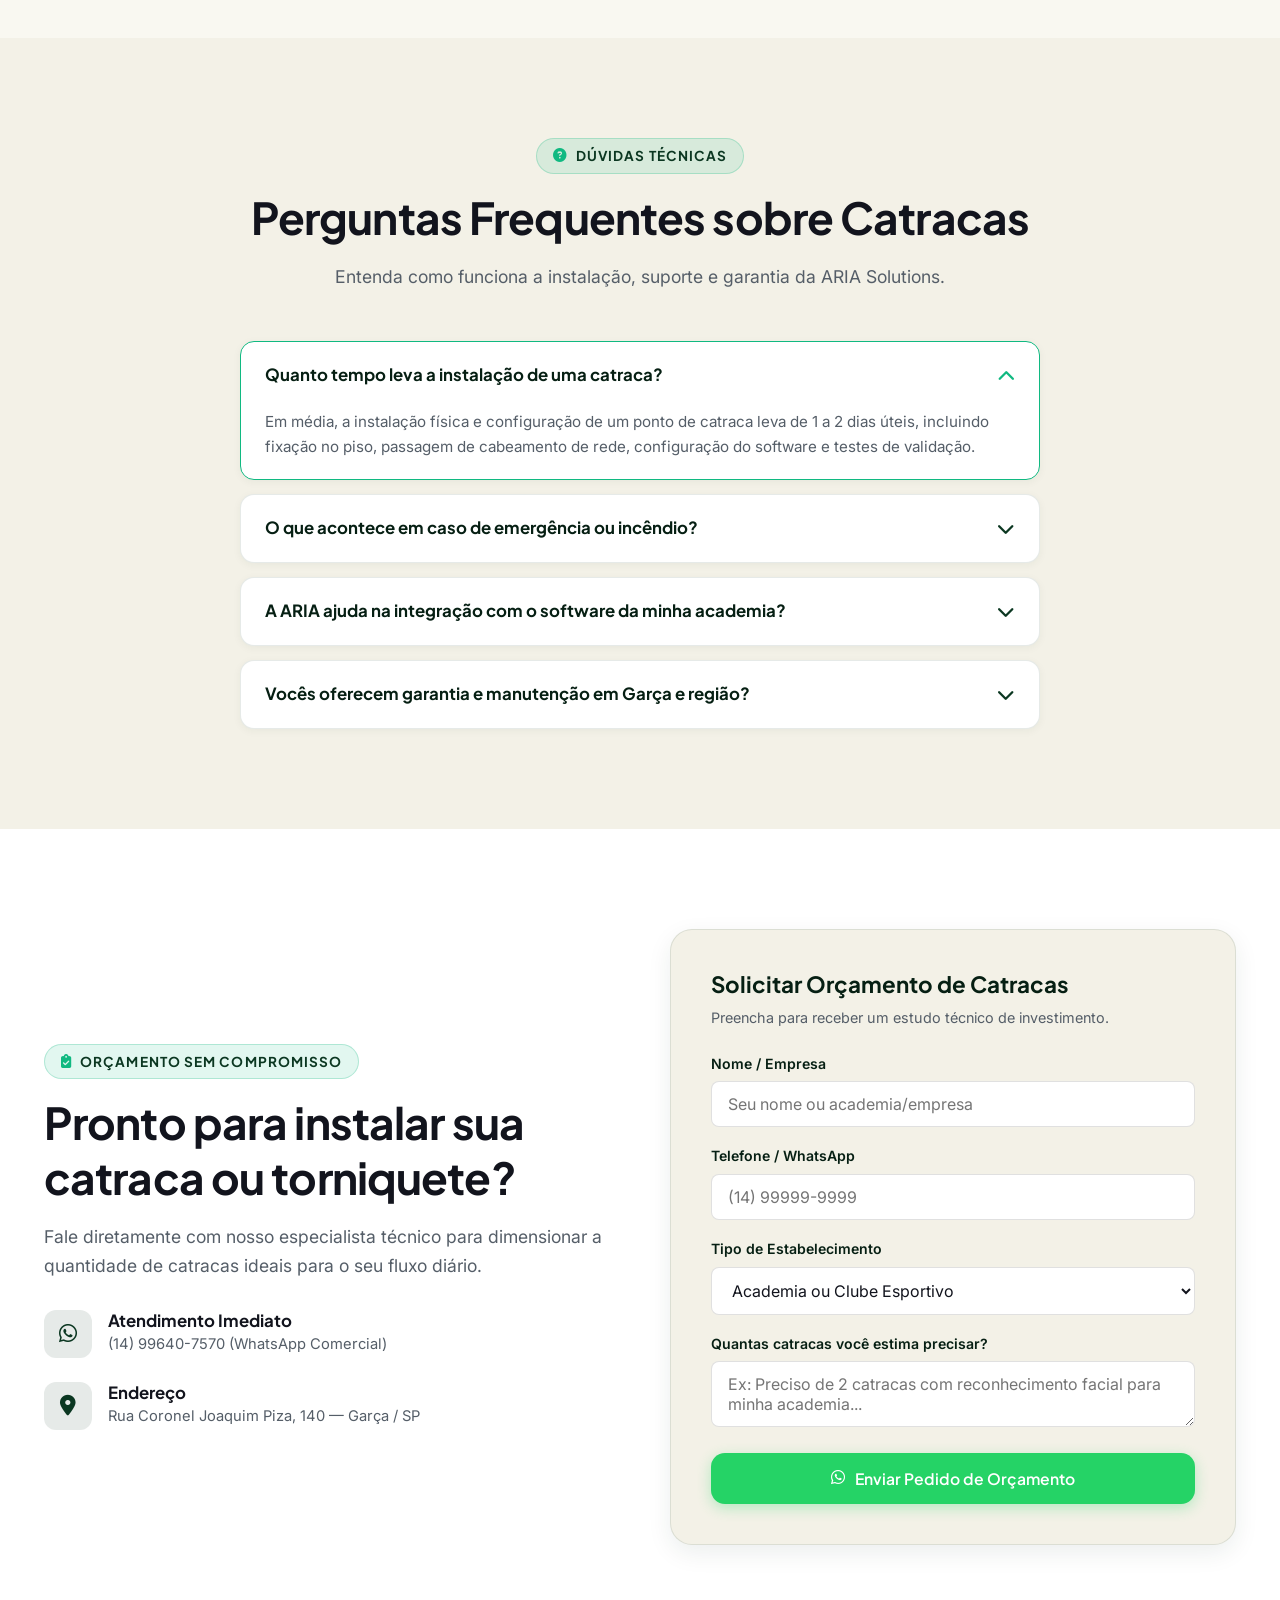
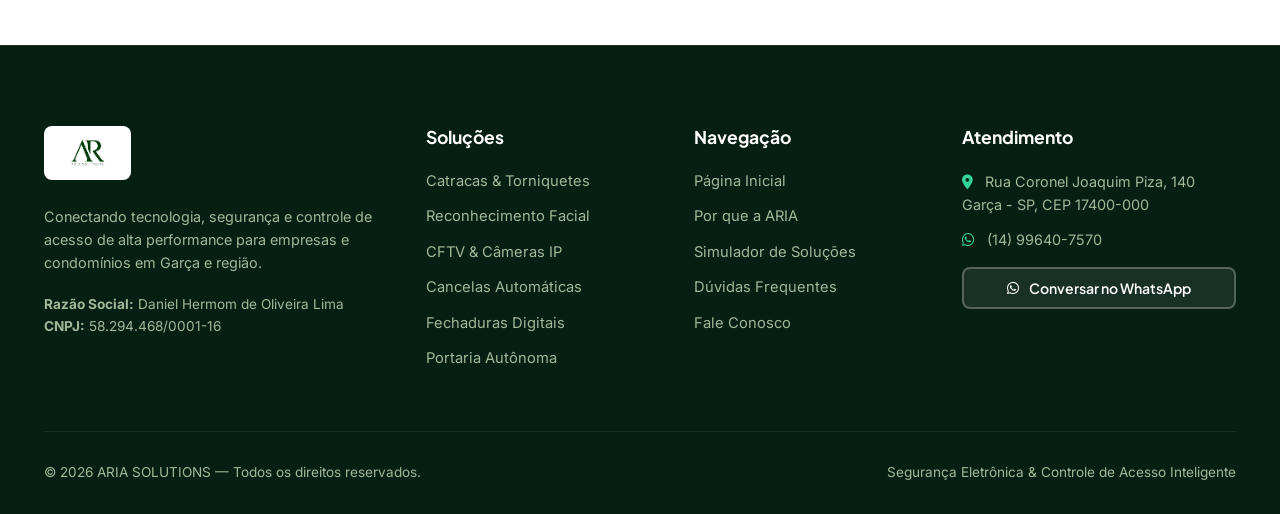
<file: catracas-e-torniquetes/index.html>
<!DOCTYPE html>
<html lang="pt-BR">
<head>
  <meta charset="UTF-8">
  <meta name="viewport" content="width=device-width, initial-scale=1.0">
  <title>Catracas & Torniquetes de Acesso — ARIA SOLUTIONS</title>
  <meta name="description" content="Catracas biométricas, faciais e torniquetes de alto fluxo para academias, condomínios e empresas em Garça e região. Instalação e suporte completo.">
  
  <!-- Fontes do Google -->
  <link rel="preconnect" href="https://fonts.googleapis.com">
  <link rel="preconnect" href="https://fonts.gstatic.com" crossorigin>
  <link href="https://fonts.googleapis.com/css2?family=Inter:wght@400;500;600;700&family=Plus+Jakarta+Sans:wght@600;700;800&display=swap" rel="stylesheet">
  
  <!-- Font Awesome Icons -->
  <link rel="stylesheet" href="https://cdnjs.cloudflare.com/ajax/libs/font-awesome/6.5.1/css/all.min.css">
  
  <!-- CSS Personalizado -->
  <link rel="stylesheet" href="../style.css">
</head>
<body>

  <!-- ================= TOP BAR ================= -->
  <div class="top-bar">
    <div class="container">
      <div class="top-bar-info">
        <div class="top-bar-item">
          <i class="fa-solid fa-location-dot"></i>
          <span>Garça - SP e Região</span>
        </div>
        <div class="top-bar-item">
          <i class="fa-brands fa-whatsapp"></i>
          <a href="https://api.whatsapp.com/send?phone=5514996407570" target="_blank">(14) 99640-7570</a>
        </div>
        <div class="top-bar-item">
          <i class="fa-solid fa-shield-halved"></i>
          <span>CNPJ: 58.294.468/0001-16</span>
        </div>
      </div>
      <div class="top-bar-social">
        <a href="https://www.instagram.com/" target="_blank" title="Instagram"><i class="fa-brands fa-instagram"></i></a>
        <a href="https://api.whatsapp.com/send?phone=5514996407570" target="_blank" title="WhatsApp"><i class="fa-brands fa-whatsapp"></i></a>
      </div>
    </div>
  </div>

  <!-- ================= HEADER / NAVBAR ================= -->
  <header class="header">
    <div class="container nav-container">
      <!-- Brand Logo -->
      <a href="../home/" class="brand-logo">
        <img src="../logo.jpg" alt="ARIA Solutions" class="brand-logo-img">
      </a>

      <!-- Menu de Navegação -->
      <nav class="nav-menu">
        <a href="../home/" class="nav-link">Início</a>
        <a href="../quem-somos/" class="nav-link">Quem somos</a>
        
        <div class="nav-dropdown">
          <a href="../home/#solucoes" class="nav-link active">Soluções <i class="fa-solid fa-chevron-down" style="font-size: 0.75rem; margin-left: 4px;"></i></a>
          <div class="nav-dropdown-menu">
            <a href="#" class="dropdown-item" style="background: var(--bg-card-subtle); color: var(--primary); font-weight: 700;">
              <i class="fa-solid fa-id-badge"></i>
              <span>Catracas & Torniquetes</span>
            </a>
            <a href="../home/#solucoes" class="dropdown-item">
              <i class="fa-solid fa-user-check"></i>
              <span>Reconhecimento Facial</span>
            </a>
            <a href="../home/#solucoes" class="dropdown-item">
              <i class="fa-solid fa-video"></i>
              <span>CFTV & Câmeras IP</span>
            </a>
            <a href="../home/#solucoes" class="dropdown-item">
              <i class="fa-solid fa-road-barrier"></i>
              <span>Cancelas Automáticas</span>
            </a>
            <a href="../home/#solucoes" class="dropdown-item">
              <i class="fa-solid fa-lock"></i>
              <span>Fechaduras Digitais</span>
            </a>
            <a href="../home/#solucoes" class="dropdown-item">
              <i class="fa-solid fa-network-wired"></i>
              <span>Portaria Autônoma & Software</span>
            </a>
          </div>
        </div>

        <a href="../home/#diferenciais" class="nav-link">Por que a ARIA</a>
        <a href="../home/#simulador" class="nav-link">Simulador</a>
        <a href="#faq" class="nav-link">Dúvidas</a>
        <a href="#contato" class="nav-link">Contato</a>
      </nav>

      <!-- Botão CTA & Menu Mobile Toggle -->
      <div class="nav-actions">
        <a href="https://api.whatsapp.com/send?phone=5514996407570&text=Ol%C3%A1!%20Gostaria%20de%20um%20or%C3%A7amento%20de%20Catracas%20e%20Torniquetes." target="_blank" class="btn btn-primary btn-sm">
          <i class="fa-brands fa-whatsapp"></i>
          <span>Solicitar Orçamento</span>
        </a>
        <button class="menu-toggle" aria-label="Abrir Menu">
          <i class="fa-solid fa-bars"></i>
        </button>
      </div>
    </div>
  </header>

  <!-- ================= HERO DA SOLUÇÃO ================= -->
  <section class="hero" style="padding: 70px 0 90px;">
    <div class="container">
      <div class="hero-grid">
        <div class="hero-content">
          <div class="section-badge">
            <i class="fa-solid fa-id-badge"></i>
            <span>Solução Especializada em Acesso Físico</span>
          </div>
          
          <h1 class="hero-title">
            Catracas & Torniquetes de <span class="highlight">Alta Performance</span>
          </h1>
          
          <p class="hero-subtitle">
            Controle o fluxo de pessoas com precisão milimétrica, bloqueie acessos indevidos e elimine a inadimplência na sua academia, clube, escola ou portaria corporativa.
          </p>

          <div class="hero-cta-group">
            <a href="https://api.whatsapp.com/send?phone=5514996407570&text=Ol%C3%A1!%20Gostaria%20de%20um%20or%C3%A7amento%20de%20Catracas%20com%20a%20ARIA%20Solutions." target="_blank" class="btn btn-whatsapp">
              <i class="fa-brands fa-whatsapp"></i>
              <span>Solicitar Orçamento no WhatsApp</span>
            </a>
            <a href="#modelos" class="btn btn-outline">
              <span>Ver Modelos Disponíveis</span>
              <i class="fa-solid fa-arrow-down"></i>
            </a>
          </div>

          <div class="hero-trust-badges">
            <div class="trust-item">
              <i class="fa-solid fa-bolt"></i>
              <span>Liberação em 0,2s</span>
            </div>
            <div class="trust-item">
              <i class="fa-solid fa-shield-halved"></i>
              <span>Braço Anti-Pânico</span>
            </div>
            <div class="trust-item">
              <i class="fa-solid fa-arrows-rotate"></i>
              <span>Integração com Softwares</span>
            </div>
          </div>
        </div>

        <!-- Showcase Visual do Produto -->
        <div class="hero-visual">
          <div class="hero-main-card">
            <div class="hero-card-header">
              <div class="card-status">
                <span class="status-dot"></span>
                <span>CATRACA BIOMÉTRICA / FACIAL</span>
              </div>
              <img src="../logo.jpg" alt="ARIA Solutions" style="height: 28px; width: auto; object-fit: contain; border-radius: 4px; background: #fff; padding: 2px;">
            </div>

            <div class="hero-features-list">
              <div class="feature-box">
                <div class="feature-icon">
                  <i class="fa-solid fa-user-check"></i>
                </div>
                <div class="feature-text">
                  <h4>Reconhecimento Facial Integrado</h4>
                  <p>Acesso sem contato, anti-fraude e com foto em tempo real</p>
                </div>
              </div>

              <div class="feature-box">
                <div class="feature-icon">
                  <i class="fa-solid fa-ban"></i>
                </div>
                <div class="feature-text">
                  <h4>Bloqueio Automático de Inadimplência</h4>
                  <p>Sincronizado automaticamente com o sistema financeiro</p>
                </div>
              </div>

              <div class="feature-box">
                <div class="feature-icon">
                  <i class="fa-solid fa-battery-full"></i>
                </div>
                <div class="feature-text">
                  <h4>Operação Autônoma (No-break)</h4>
                  <p>Continua registrando acessos mesmo se faltar energia ou internet</p>
                </div>
              </div>
            </div>
          </div>

          <div class="floating-badge">
            <i class="fa-solid fa-dumbbell"></i>
            <div>
              <div class="badge-title">Líder para Academias</div>
              <div class="badge-desc">Zero filas e controle rigoroso de frequência</div>
            </div>
          </div>
        </div>
      </div>
    </div>
  </section>

  <!-- ================= MODELOS DE CATRACAS ================= -->
  <section class="solutions" id="modelos" style="background: #FFFFFF; border-top: 1px solid var(--border-light); border-bottom: 1px solid var(--border-light);">
    <div class="container">
      <div class="solutions-header text-center">
        <div class="section-badge">
          <i class="fa-solid fa-layer-group"></i>
          <span>Modelos Homologados</span>
        </div>
        <h2 class="section-title">O Equipamento Perfeito Para a Sua Estrutura</h2>
        <p class="section-desc">Dimensionamos a solução ideal de acordo com o fluxo de pessoas, nível de segurança e acabamento arquitetônico.</p>
      </div>

      <div class="solutions-grid">
        <!-- 1. Catraca Pedestal / Balcão -->
        <div class="solution-card">
          <div>
            <div class="solution-card-icon">
              <i class="fa-solid fa-id-badge"></i>
            </div>
            <h3 class="solution-card-title">Catraca Pedestal / Balcão</h3>
            <p class="solution-card-desc">O modelo mais versátil e consagrado do mercado. Estrutura compacta em aço inox ou carbono, com giro suave e braços em aço resistente.</p>
            <div class="solution-tags">
              <span class="solution-tag">Academias</span>
              <span class="solution-tag">Escolas & Cursos</span>
              <span class="solution-tag">Recepções</span>
            </div>
          </div>
          <a href="https://api.whatsapp.com/send?phone=5514996407570&text=Ol%C3%A1!%20Gostaria%20de%20proposta%20para%20Catraca%20Pedestal." target="_blank" class="solution-card-link">
            <span>Pedir Orçamento Deste Modelo</span>
            <i class="fa-solid fa-arrow-right"></i>
          </a>
        </div>

        <!-- 2. Catraca Flap / Speed Gate -->
        <div class="solution-card">
          <div>
            <div class="solution-card-icon">
              <i class="fa-solid fa-door-open"></i>
            </div>
            <h3 class="solution-card-title">Catraca Flap / Speed Gate</h3>
            <p class="solution-card-desc">Design ultra-sofisticado com portas de vidro basculantes (flap). Passagem rápida sem toque físico, ideal para ambientes corporativos de alto padrão.</p>
            <div class="solution-tags">
              <span class="solution-tag">Edifícios Corporativos</span>
              <span class="solution-tag">Hospitais</span>
              <span class="solution-tag">Coworkings</span>
            </div>
          </div>
          <a href="https://api.whatsapp.com/send?phone=5514996407570&text=Ol%C3%A1!%20Gostaria%20de%20proposta%20para%20Catraca%20Flap%20/%20Speed%20Gate." target="_blank" class="solution-card-link">
            <span>Pedir Orçamento Deste Modelo</span>
            <i class="fa-solid fa-arrow-right"></i>
          </a>
        </div>

        <!-- 3. Torniquete de Altura Total -->
        <div class="solution-card">
          <div>
            <div class="solution-card-icon">
              <i class="fa-solid fa-shield"></i>
            </div>
            <h3 class="solution-card-title">Torniquete Altura Total</h3>
            <p class="solution-card-desc">Máxima segurança perimetral com bloqueio anti-carona do chão ao teto. Construído para suportar chuva, sol intenso e fluxo fabril pesado.</p>
            <div class="solution-tags">
              <span class="solution-tag">Indústrias & Fábricas</span>
              <span class="solution-tag">Canteiros de Obra</span>
              <span class="solution-tag">Estádios & Clubes</span>
            </div>
          </div>
          <a href="https://api.whatsapp.com/send?phone=5514996407570&text=Ol%C3%A1!%20Gostaria%20de%20proposta%20para%20Torniquete%20Altura%20Total." target="_blank" class="solution-card-link">
            <span>Pedir Orçamento Deste Modelo</span>
            <i class="fa-solid fa-arrow-right"></i>
          </a>
        </div>

        <!-- 4. Catraca Acessível PCD -->
        <div class="solution-card">
          <div>
            <div class="solution-card-icon">
              <i class="fa-solid fa-wheelchair"></i>
            </div>
            <h3 class="solution-card-title">Portinhola Acessível PCD</h3>
            <p class="solution-card-desc">Passagem ampla para cadeirantes, carrinhos e entregas com abertura motorizada ou mecânica, mantendo 100% de conformidade com as normas de acessibilidade.</p>
            <div class="solution-tags">
              <span class="solution-tag">Norma ABNT</span>
              <span class="solution-tag">Acesso Inclusivo</span>
              <span class="solution-tag">Portaria Integrada</span>
            </div>
          </div>
          <a href="https://api.whatsapp.com/send?phone=5514996407570&text=Ol%C3%A1!%20Gostaria%20de%20proposta%20para%20Catraca%20PCD." target="_blank" class="solution-card-link">
            <span>Pedir Orçamento Deste Modelo</span>
            <i class="fa-solid fa-arrow-right"></i>
          </a>
        </div>

        <!-- 5. Catraca com Coletor de Cartões -->
        <div class="solution-card">
          <div>
            <div class="solution-card-icon">
              <i class="fa-solid fa-credit-card"></i>
            </div>
            <h3 class="solution-card-title">Catraca com Urna Coletora</h3>
            <p class="solution-card-desc">Recolhe automaticamente o cartão de visitante/provisório no momento da saída, liberando o giro e impedindo o extravio de crachás.</p>
            <div class="solution-tags">
              <span class="solution-tag">Controle de Visitantes</span>
              <span class="solution-tag">Condomínios</span>
              <span class="solution-tag">Centros Comerciais</span>
            </div>
          </div>
          <a href="https://api.whatsapp.com/send?phone=5514996407570&text=Ol%C3%A1!%20Gostaria%20de%20proposta%20para%20Catraca%20com%20Urna%20Coletora." target="_blank" class="solution-card-link">
            <span>Pedir Orçamento Deste Modelo</span>
            <i class="fa-solid fa-arrow-right"></i>
          </a>
        </div>

        <!-- 6. Totens de Autoatendimento -->
        <div class="solution-card">
          <div>
            <div class="solution-card-icon">
              <i class="fa-solid fa-tablet-screen-button"></i>
            </div>
            <h3 class="solution-card-title">Totens Faciais de Entrada</h3>
            <p class="solution-card-desc">Totens verticais com tela touch screen e reconhecimento facial integrado para liberação de portas, pedestais e cancelas com extrema rapidez.</p>
            <div class="solution-tags">
              <span class="solution-tag">Alta Tecnologia</span>
              <span class="solution-tag">Autoatendimento</span>
              <span class="solution-tag">Recepção Autônoma</span>
            </div>
          </div>
          <a href="https://api.whatsapp.com/send?phone=5514996407570&text=Ol%C3%A1!%20Gostaria%20de%20proposta%20para%20Totens%20Faciais." target="_blank" class="solution-card-link">
            <span>Pedir Orçamento Deste Modelo</span>
            <i class="fa-solid fa-arrow-right"></i>
          </a>
        </div>
      </div>
    </div>
  </section>

  <!-- ================= TECNOLOGIAS DE IDENTIFICAÇÃO ================= -->
  <section class="why-aria">
    <div class="container">
      <div class="text-center">
        <div class="section-badge dark">
          <i class="fa-solid fa-microchip"></i>
          <span>Multi-Tecnologias de Validação</span>
        </div>
        <h2 class="section-title">Como as Pessoas se Identificam nas Catracas?</h2>
        <p class="section-desc">Personalizamos o método de liberação perfeito para o seu perfil de usuários.</p>
      </div>

      <div class="diff-grid">
        <div class="diff-card">
          <div class="diff-number"><i class="fa-solid fa-user-check"></i></div>
          <h3>Reconhecimento Facial</h3>
          <p>A tecnologia mais higiênica e segura. Não exige toque, não pode ser emprestada para terceiros e libera o usuário em frações de segundo.</p>
        </div>

        <div class="diff-card">
          <div class="diff-number"><i class="fa-solid fa-fingerprint"></i></div>
          <h3>Biometria Digital</h3>
          <p>Leitores ópticos de alta resolução que identificam impressões digitais mesmo com dedos úmidos ou secos, garantindo 100% de precisão.</p>
        </div>

        <div class="diff-card">
          <div class="diff-number"><i class="fa-solid fa-qrcode"></i></div>
          <h3>QR Code no Celular</h3>
          <p>Ideal para convidados, alunos e visitantes. O QR Code é gerado no aplicativo do usuário e possui validade temporária programável.</p>
        </div>

        <div class="diff-card">
          <div class="diff-number"><i class="fa-solid fa-id-card"></i></div>
          <h3>Cartões & Tags RFID</h3>
          <p>Identificação clássica por aproximação (125kHz ou Mifare 13.56MHz), ideal para crachás de funcionários e prestadores de serviço.</p>
        </div>
      </div>
    </div>
  </section>

  <!-- ================= INTEGRAÇÕES COM SOFTWARES ================= -->
  <section class="brands-section" style="padding: 70px 0;">
    <div class="container text-center">
      <div class="section-badge">
        <i class="fa-solid fa-link"></i>
        <span>Compatibilidade Total</span>
      </div>
      <h2 class="section-title" style="font-size: 2.2rem; margin-bottom: 12px;">Integração com os Principais Softwares de Mercado</h2>
      <p class="section-desc" style="margin-bottom: 30px;">Nossas catracas comunicam-se perfeitamente com os sistemas mais utilizados no Brasil.</p>
      
      <div class="brands-grid">
        <div class="brand-pill"><i class="fa-solid fa-check"></i> Tecnofit</div>
        <div class="brand-pill"><i class="fa-solid fa-check"></i> Next Fit</div>
        <div class="brand-pill"><i class="fa-solid fa-check"></i> EVO (W12)</div>
        <div class="brand-pill"><i class="fa-solid fa-check"></i> Pacto</div>
        <div class="brand-pill"><i class="fa-solid fa-check"></i> Secullum</div>
        <div class="brand-pill"><i class="fa-solid fa-check"></i> Control iD Cloud</div>
      </div>
    </div>
  </section>

  <!-- ================= FAQ DE CATRACAS ================= -->
  <section class="faq-section" id="faq">
    <div class="container">
      <div class="text-center">
        <div class="section-badge">
          <i class="fa-solid fa-circle-question"></i>
          <span>Dúvidas Técnicas</span>
        </div>
        <h2 class="section-title">Perguntas Frequentes sobre Catracas</h2>
        <p class="section-desc">Entenda como funciona a instalação, suporte e garantia da ARIA Solutions.</p>
      </div>

      <div class="faq-list">
        <div class="faq-item active">
          <div class="faq-question">
            <span>Quanto tempo leva a instalação de uma catraca?</span>
            <i class="fa-solid fa-chevron-down"></i>
          </div>
          <div class="faq-answer">
            Em média, a instalação física e configuração de um ponto de catraca leva de 1 a 2 dias úteis, incluindo fixação no piso, passagem de cabeamento de rede, configuração do software e testes de validação.
          </div>
        </div>

        <div class="faq-item">
          <div class="faq-question">
            <span>O que acontece em caso de emergência ou incêndio?</span>
            <i class="fa-solid fa-chevron-down"></i>
          </div>
          <div class="faq-answer">
            Nossas catracas possuem o sistema **Braço Anti-Pânico** (braço que cai automaticamente em caso de emergência ou corte de energia) ou liberação contínua de giro livre, permitindo a evacuação imediata do ambiente com total segurança.
          </div>
        </div>

        <div class="faq-item">
          <div class="faq-question">
            <span>A ARIA ajuda na integração com o software da minha academia?</span>
            <i class="fa-solid fa-chevron-down"></i>
          </div>
          <div class="faq-answer">
            Com certeza! Nós cuidamos da comunicação entre o hardware da catraca e o seu sistema de gestão (Tecnofit, Next Fit, EVO, etc.), deixando tudo funcionando e treinando sua equipe de recepção.
          </div>
        </div>

        <div class="faq-item">
          <div class="faq-question">
            <span>Vocês oferecem garantia e manutenção em Garça e região?</span>
            <i class="fa-solid fa-chevron-down"></i>
          </div>
          <div class="faq-answer">
            Sim! Todos os nossos equipamentos possuem garantia de fábrica e suporte técnico presencial prestado pela própria equipe da ARIA Solutions em Garça, Marília, Bauru e região.
          </div>
        </div>
      </div>
    </div>
  </section>

  <!-- ================= CONTATO / FORMULÁRIO DE CATRACAS ================= -->
  <section class="contact-cta" id="contato">
    <div class="container">
      <div class="contact-grid">
        <div>
          <div class="section-badge">
            <i class="fa-solid fa-clipboard-check"></i>
            <span>Orçamento Sem Compromisso</span>
          </div>
          <h2 class="section-title">Pronto para instalar sua catraca ou torniquete?</h2>
          <p class="section-desc" style="margin: 0 0 24px 0;">
            Fale diretamente com nosso especialista técnico para dimensionar a quantidade de catracas ideais para o seu fluxo diário.
          </p>

          <div class="contact-info-card">
            <div class="info-item">
              <div class="info-icon">
                <i class="fa-brands fa-whatsapp"></i>
              </div>
              <div class="info-text">
                <h4>Atendimento Imediato</h4>
                <p><a href="https://api.whatsapp.com/send?phone=5514996407570" target="_blank">(14) 99640-7570</a> (WhatsApp Comercial)</p>
              </div>
            </div>

            <div class="info-item">
              <div class="info-icon">
                <i class="fa-solid fa-location-dot"></i>
              </div>
              <div class="info-text">
                <h4>Endereço</h4>
                <p>Rua Coronel Joaquim Piza, 140 — Garça / SP</p>
              </div>
            </div>
          </div>
        </div>

        <!-- Formulário Especializado -->
        <div class="contact-form-box">
          <h3 style="font-size: 1.4rem; margin-bottom: 8px; color: var(--primary-dark);">Solicitar Orçamento de Catracas</h3>
          <p style="font-size: 0.9rem; color: var(--text-muted); margin-bottom: 24px;">Preencha para receber um estudo técnico de investimento.</p>

          <form id="main-contact-form">
            <div class="form-group">
              <label for="form-name">Nome / Empresa</label>
              <input type="text" id="form-name" class="form-control" placeholder="Seu nome ou academia/empresa" required>
            </div>

            <div class="form-group">
              <label for="form-phone">Telefone / WhatsApp</label>
              <input type="tel" id="form-phone" class="form-control" placeholder="(14) 99999-9999" required>
            </div>

            <div class="form-group">
              <label for="form-segment">Tipo de Estabelecimento</label>
              <select id="form-segment" class="form-control" required>
                <option value="Academia ou Clube">Academia ou Clube Esportivo</option>
                <option value="Escola ou Faculdade">Escola ou Faculdade</option>
                <option value="Empresa ou Escritório">Empresa ou Escritório</option>
                <option value="Indústria (Torniquete)">Indústria (Torniquete Perimétrico)</option>
                <option value="Condomínio">Condomínio</option>
              </select>
            </div>

            <div class="form-group">
              <label for="form-msg">Quantas catracas você estima precisar?</label>
              <textarea id="form-msg" class="form-control" rows="2" placeholder="Ex: Preciso de 2 catracas com reconhecimento facial para minha academia..."></textarea>
            </div>

            <button type="submit" class="btn btn-whatsapp" style="width: 100%;">
              <i class="fa-brands fa-whatsapp"></i>
              <span>Enviar Pedido de Orçamento</span>
            </button>
          </form>
        </div>
      </div>
    </div>
  </section>

  <!-- ================= RODAPÉ ================= -->
  <footer class="footer">
    <div class="container">
      <div class="footer-grid">
        <div class="footer-col">
          <a href="../home/" style="display: inline-block;">
            <img src="../logo.jpg" alt="ARIA Solutions" class="footer-logo-img">
          </a>
          <p style="font-size: 0.9rem; line-height: 1.6; margin-bottom: 20px;">
            Conectando tecnologia, segurança e controle de acesso de alta performance para empresas e condomínios em Garça e região.
          </p>
          <div style="font-size: 0.85rem; color: var(--text-light-muted);">
            <strong>Razão Social:</strong> Daniel Hermom de Oliveira Lima<br>
            <strong>CNPJ:</strong> 58.294.468/0001-16
          </div>
        </div>

        <div class="footer-col">
          <h4>Soluções</h4>
          <div class="footer-links">
            <a href="#">Catracas & Torniquetes</a>
            <a href="../home/#solucoes">Reconhecimento Facial</a>
            <a href="../home/#solucoes">CFTV & Câmeras IP</a>
            <a href="../home/#solucoes">Cancelas Automáticas</a>
            <a href="../home/#solucoes">Fechaduras Digitais</a>
            <a href="../home/#solucoes">Portaria Autônoma</a>
          </div>
        </div>

        <div class="footer-col">
          <h4>Navegação</h4>
          <div class="footer-links">
            <a href="../home/">Página Inicial</a>
            <a href="../home/#diferenciais">Por que a ARIA</a>
            <a href="../home/#simulador">Simulador de Soluções</a>
            <a href="#faq">Dúvidas Frequentes</a>
            <a href="#contato">Fale Conosco</a>
          </div>
        </div>

        <div class="footer-col">
          <h4>Atendimento</h4>
          <p style="font-size: 0.9rem; margin-bottom: 12px;">
            <i class="fa-solid fa-location-dot" style="color: var(--accent-light); margin-right: 8px;"></i>
            Rua Coronel Joaquim Piza, 140<br>Garça - SP, CEP 17400-000
          </p>
          <p style="font-size: 0.9rem; margin-bottom: 16px;">
            <i class="fa-brands fa-whatsapp" style="color: var(--accent-light); margin-right: 8px;"></i>
            (14) 99640-7570
          </p>
          <a href="https://api.whatsapp.com/send?phone=5514996407570" target="_blank" class="btn btn-outline-white btn-sm" style="width: 100%;">
            <i class="fa-brands fa-whatsapp"></i>
            <span>Conversar no WhatsApp</span>
          </a>
        </div>
      </div>

      <div class="footer-bottom">
        <div>
          © 2026 ARIA SOLUTIONS — Todos os direitos reservados.
        </div>
        <div>
          Segurança Eletrônica & Controle de Acesso Inteligente
        </div>
      </div>
    </div>
  </footer>

  <!-- ================= WHATSAPP FLOATING BUTTON ================= -->
  <div class="whatsapp-float-widget">
    <div class="whatsapp-float-tooltip">
      <span class="online-dot"></span>
      <span>Dúvidas sobre catracas? Fale conosco!</span>
    </div>
    <a href="https://api.whatsapp.com/send?phone=5514996407570&text=Ol%C3%A1!%20Gostaria%20de%20tirar%20d%C3%BAvidas%20sobre%20Catracas%20e%20Torniquetes." target="_blank" class="whatsapp-float-btn" title="Falar no WhatsApp">
      <i class="fa-brands fa-whatsapp"></i>
    </a>
  </div>

  <!-- Scripts -->
  <script src="../script.js"></script>
</body>
</html>
</file>
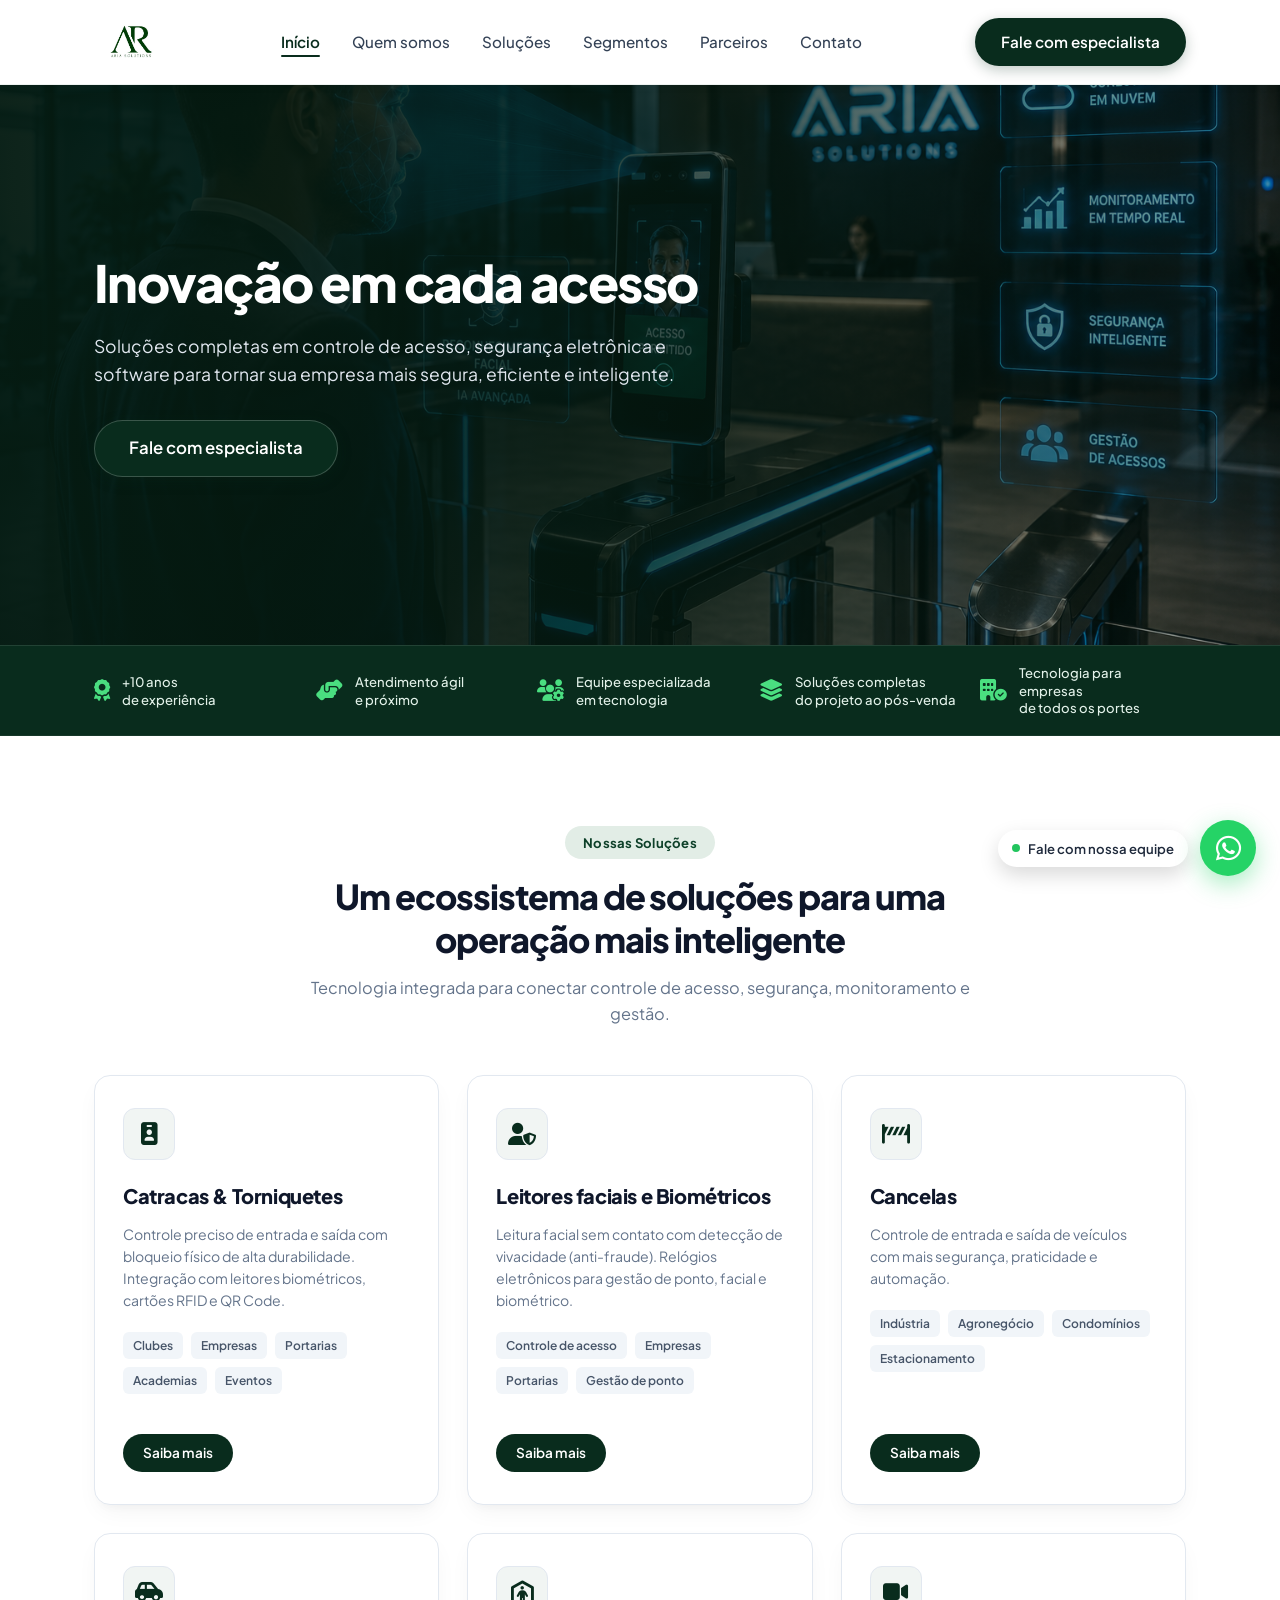
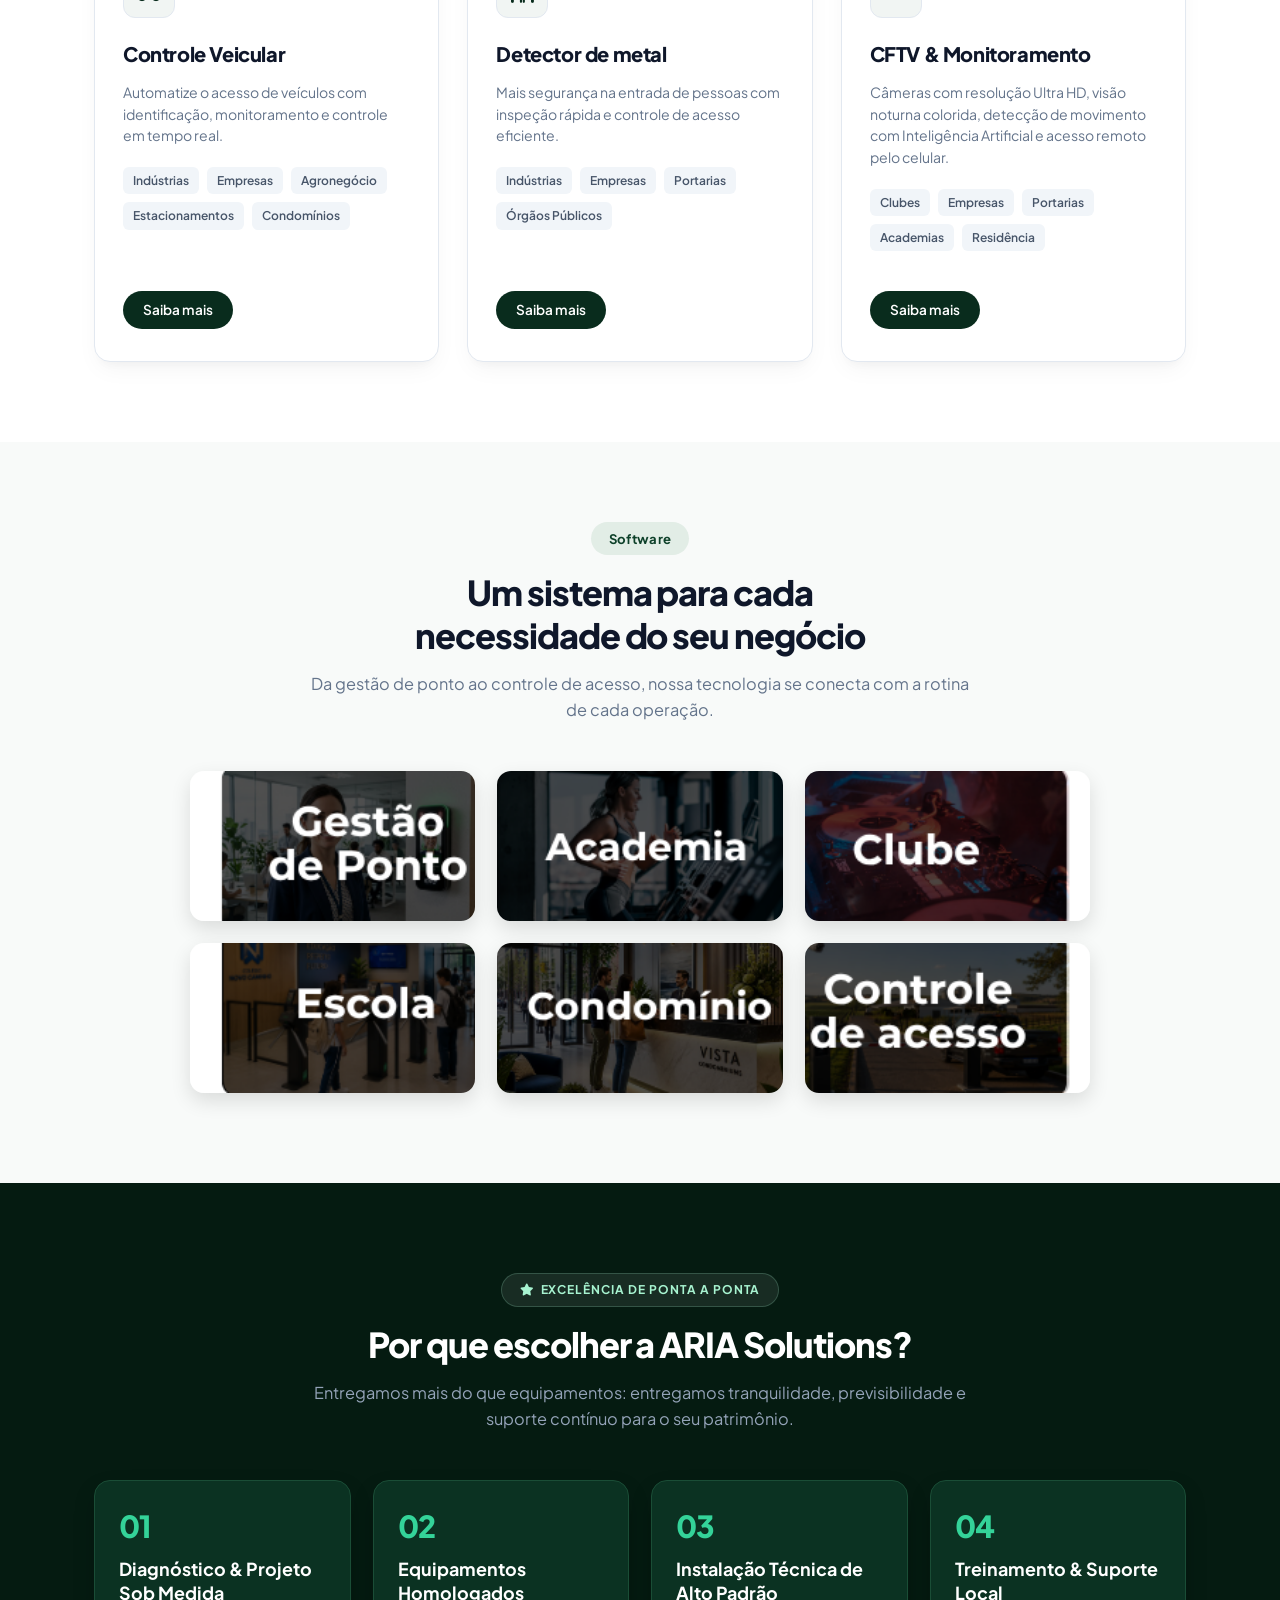
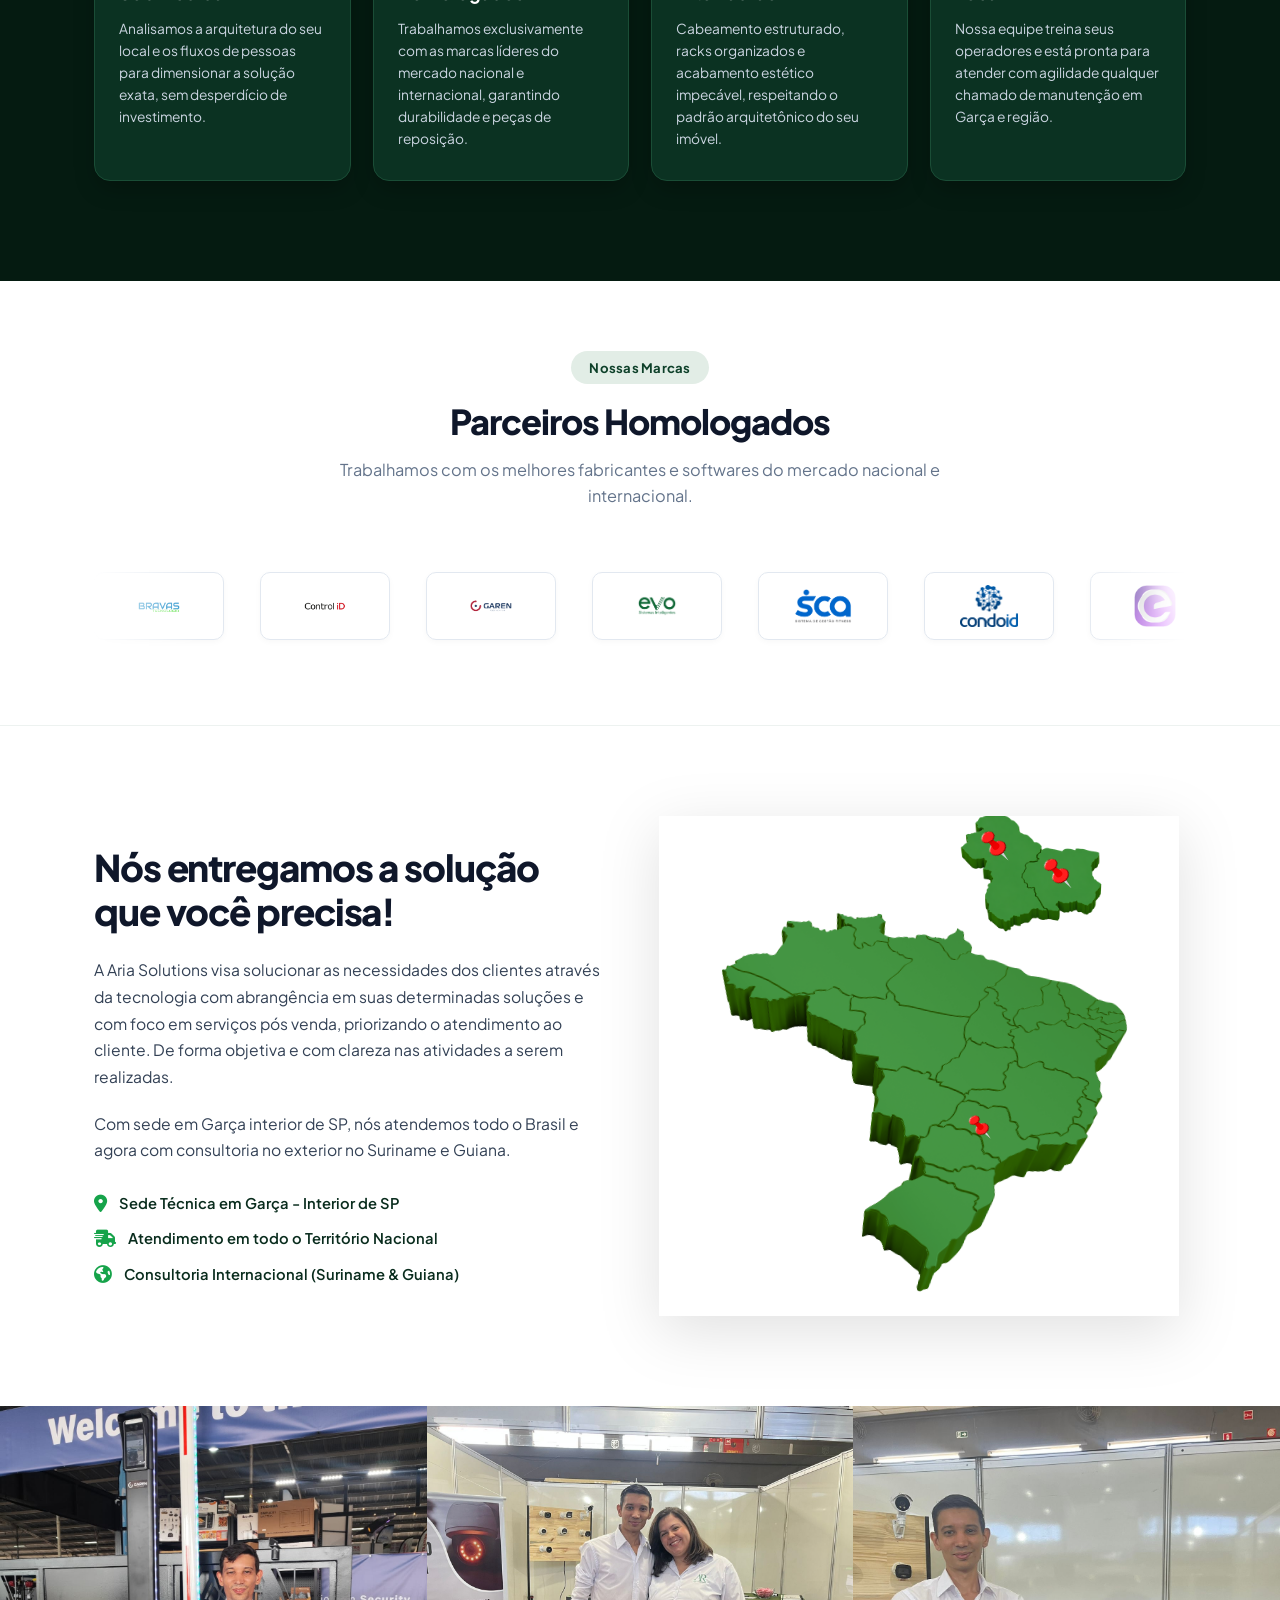
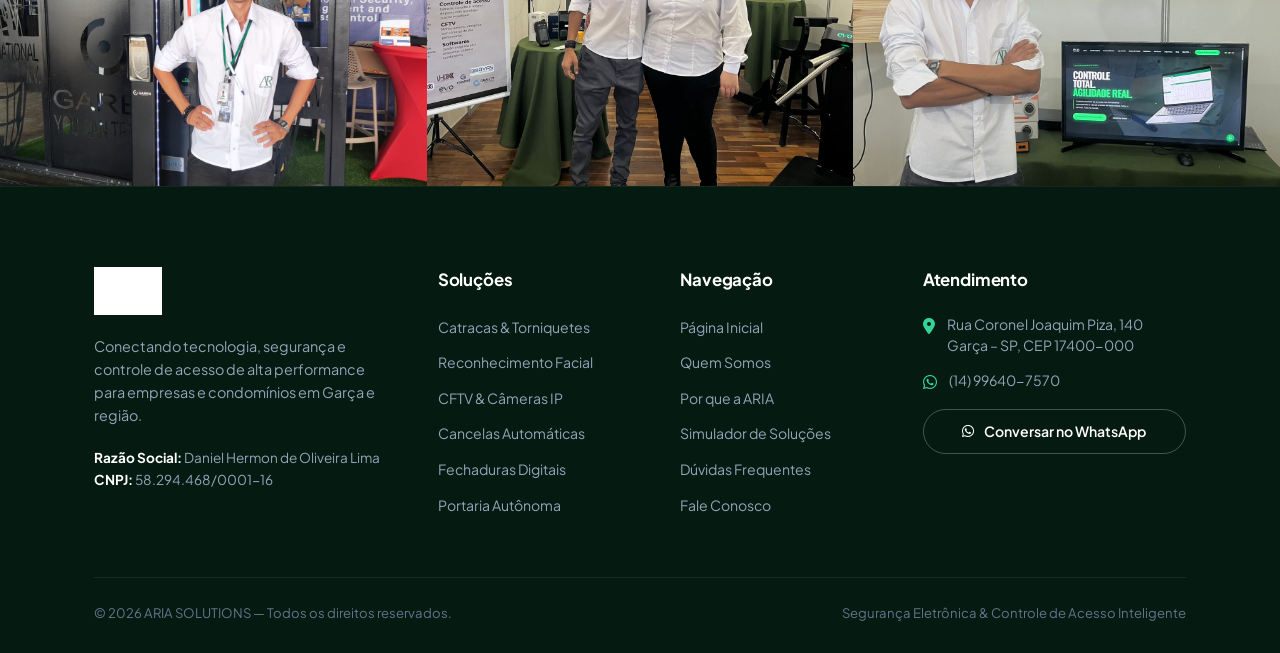
<file: home/index.html>
<!DOCTYPE html>
<html lang="pt-BR">
<head>
  <meta charset="UTF-8">
  <meta name="viewport" content="width=device-width, initial-scale=1.0">
  <title>ARIA SOLUTIONS — Inovação em cada acesso</title>
  <meta name="description" content="Soluções completas em controle de acesso, segurança eletrônica e software para tornar sua empresa mais segura, eficiente e inteligente.">

  <!-- Google Fonts: Plus Jakarta Sans -->
  <link rel="preconnect" href="https://fonts.googleapis.com">
  <link rel="preconnect" href="https://fonts.gstatic.com" crossorigin>
  <link href="https://fonts.googleapis.com/css2?family=Plus+Jakarta+Sans:wght@400;500;600;700;800&display=swap" rel="stylesheet">

  <!-- Font Awesome Icons -->
  <link rel="stylesheet" href="https://cdnjs.cloudflare.com/ajax/libs/font-awesome/6.5.1/css/all.min.css">

  <!-- Folha de Estilos Customizada -->
  <link rel="stylesheet" href="home.css">
</head>
<body>

  <!-- ================= 1. HEADER / NAVBAR ================= -->
  <header class="site-header">
    <div class="container navbar">
      <a href="#inicio" class="nav-brand">
        <img src="../logo.jpg" alt="ARIA Solutions" class="nav-logo">
      </a>

      <nav>
        <ul class="nav-menu">
          <li><a href="#inicio" class="nav-link active">Início</a></li>
          <li><a href="../quem-somos/" class="nav-link">Quem somos</a></li>
          <li><a href="#solucoes" class="nav-link">Soluções</a></li>
          <li><a href="#software" class="nav-link">Segmentos</a></li>
          <li><a href="#parceiros" class="nav-link">Parceiros</a></li>
          <li><a href="#contato" class="nav-link">Contato</a></li>
        </ul>
      </nav>

      <div class="nav-actions">
        <a href="https://api.whatsapp.com/send?phone=5514996407570&text=Ol%C3%A1!%20Gostaria%20de%20falar%20com%20um%20especialista%20da%20ARIA%20Solutions." target="_blank" class="btn btn-primary">
          <span>Fale com especialista</span>
        </a>
        <button class="nav-toggle" aria-label="Abrir Menu">
          <i class="fa-solid fa-bars"></i>
        </button>
      </div>
    </div>
  </header>

  <!-- ================= 2. HERO SECTION ================= -->
  <section class="hero-section" id="inicio">
    <div class="container">
      <div class="hero-content">
        <h1 class="hero-title">Inovação em cada acesso</h1>
        <p class="hero-subtitle">
          Soluções completas em controle de acesso, segurança eletrônica e software para tornar sua empresa mais segura, eficiente e inteligente.
        </p>
        <a href="https://api.whatsapp.com/send?phone=5514996407570&text=Ol%C3%A1!%20Vim%20pelo%20site%20e%20gostaria%20de%20falar%20com%20um%20especialista." target="_blank" class="btn btn-primary hero-btn">
          <span>Fale com especialista</span>
        </a>
      </div>
    </div>
  </section>

  <!-- ================= 3. VALUE PROPOSITION BAR (FAIXA VERDE) ================= -->
  <section class="value-bar">
    <div class="container">
      <div class="value-bar-grid">
        <div class="value-item">
          <i class="fa-solid fa-award value-icon"></i>
          <span>+10 anos<br>de experiência</span>
        </div>
        <div class="value-item">
          <i class="fa-solid fa-handshake-angle value-icon"></i>
          <span>Atendimento ágil<br>e próximo</span>
        </div>
        <div class="value-item">
          <i class="fa-solid fa-users-gear value-icon"></i>
          <span>Equipe especializada<br>em tecnologia</span>
        </div>
        <div class="value-item">
          <i class="fa-solid fa-layer-group value-icon"></i>
          <span>Soluções completas<br>do projeto ao pós-venda</span>
        </div>
        <div class="value-item">
          <i class="fa-solid fa-building-circle-check value-icon"></i>
          <span>Tecnologia para empresas<br>de todos os portes</span>
        </div>
      </div>
    </div>
  </section>

  <!-- ================= 4. NOSSAS SOLUÇÕES (6 CARDS) ================= -->
  <section class="solutions-section" id="solucoes">
    <div class="container">
      <div class="section-header text-center">
        <div class="badge-pill">Nossas soluções</div>
        <h2 class="section-title">Um ecossistema de soluções para uma<br>operação mais inteligente</h2>
        <p class="section-subtitle">Tecnologia integrada para conectar controle de acesso, segurança, monitoramento e gestão.</p>
      </div>

      <div class="solutions-grid">
        <!-- 1. Catracas & Torniquetes -->
        <div class="solution-card">
          <div class="card-top">
            <div class="card-icon-wrap">
              <i class="fa-solid fa-id-badge"></i>
            </div>
            <h3 class="card-title">Catracas & Torniquetes</h3>
            <p class="card-desc">Controle preciso de entrada e saída com bloqueio físico de alta durabilidade. Integração com leitores biométricos, cartões RFID e QR Code.</p>
            <div class="card-tags">
              <span class="tag-badge">Clubes</span>
              <span class="tag-badge">Empresas</span>
              <span class="tag-badge">Portarias</span>
              <span class="tag-badge">Academias</span>
              <span class="tag-badge">Eventos</span>
            </div>
          </div>
          <div class="card-action">
            <a href="../catracas-e-torniquetes/" class="btn-card">Saiba mais</a>
          </div>
        </div>

        <!-- 2. Leitores faciais e Biométricos -->
        <div class="solution-card">
          <div class="card-top">
            <div class="card-icon-wrap">
              <i class="fa-solid fa-user-shield"></i>
            </div>
            <h3 class="card-title">Leitores faciais e Biométricos</h3>
            <p class="card-desc">Leitura facial sem contato com detecção de vivacidade (anti-fraude). Relógios eletrônicos para gestão de ponto, facial e biométrico.</p>
            <div class="card-tags">
              <span class="tag-badge">Controle de acesso</span>
              <span class="tag-badge">Empresas</span>
              <span class="tag-badge">Portarias</span>
              <span class="tag-badge">Gestão de ponto</span>
            </div>
          </div>
          <div class="card-action">
            <a href="https://api.whatsapp.com/send?phone=5514996407570&text=Ol%C3%A1!%20Gostaria%20de%20informa%C3%A7%C3%B5es%20sobre%20Leitores%20Faciais%20e%20Biom%C3%A9tricos." target="_blank" class="btn-card">Saiba mais</a>
          </div>
        </div>

        <!-- 3. Cancelas -->
        <div class="solution-card">
          <div class="card-top">
            <div class="card-icon-wrap">
              <i class="fa-solid fa-road-barrier"></i>
            </div>
            <h3 class="card-title">Cancelas</h3>
            <p class="card-desc">Controle de entrada e saída de veículos com mais segurança, praticidade e automação.</p>
            <div class="card-tags">
              <span class="tag-badge">Indústria</span>
              <span class="tag-badge">Agronegócio</span>
              <span class="tag-badge">Condomínios</span>
              <span class="tag-badge">Estacionamento</span>
            </div>
          </div>
          <div class="card-action">
            <a href="../cancelas-automaticas/" class="btn-card">Saiba mais</a>
          </div>
        </div>

        <!-- 4. Controle Veicular -->
        <div class="solution-card">
          <div class="card-top">
            <div class="card-icon-wrap">
              <i class="fa-solid fa-car-side"></i>
            </div>
            <h3 class="card-title">Controle Veicular</h3>
            <p class="card-desc">Automatize o acesso de veículos com identificação, monitoramento e controle em tempo real.</p>
            <div class="card-tags">
              <span class="tag-badge">Indústrias</span>
              <span class="tag-badge">Empresas</span>
              <span class="tag-badge">Agronegócio</span>
              <span class="tag-badge">Estacionamentos</span>
              <span class="tag-badge">Condomínios</span>
            </div>
          </div>
          <div class="card-action">
            <a href="https://api.whatsapp.com/send?phone=5514996407570&text=Ol%C3%A1!%20Gostaria%20de%20saber%20mais%20sobre%20Controle%20Veicular." target="_blank" class="btn-card">Saiba mais</a>
          </div>
        </div>

        <!-- 5. Detector de metal -->
        <div class="solution-card">
          <div class="card-top">
            <div class="card-icon-wrap">
              <i class="fa-solid fa-person-shelter"></i>
            </div>
            <h3 class="card-title">Detector de metal</h3>
            <p class="card-desc">Mais segurança na entrada de pessoas com inspeção rápida e controle de acesso eficiente.</p>
            <div class="card-tags">
              <span class="tag-badge">Indústrias</span>
              <span class="tag-badge">Empresas</span>
              <span class="tag-badge">Portarias</span>
              <span class="tag-badge">Órgãos Públicos</span>
            </div>
          </div>
          <div class="card-action">
            <a href="https://api.whatsapp.com/send?phone=5514996407570&text=Ol%C3%A1!%20Gostaria%20de%20informa%C3%A7%C3%B5es%20sobre%20Detectores%20de%20Metal." target="_blank" class="btn-card">Saiba mais</a>
          </div>
        </div>

        <!-- 6. CFTV & Monitoramento -->
        <div class="solution-card">
          <div class="card-top">
            <div class="card-icon-wrap">
              <i class="fa-solid fa-video"></i>
            </div>
            <h3 class="card-title">CFTV & Monitoramento</h3>
            <p class="card-desc">Câmeras com resolução Ultra HD, visão noturna colorida, detecção de movimento com Inteligência Artificial e acesso remoto pelo celular.</p>
            <div class="card-tags">
              <span class="tag-badge">Clubes</span>
              <span class="tag-badge">Empresas</span>
              <span class="tag-badge">Portarias</span>
              <span class="tag-badge">Academias</span>
              <span class="tag-badge">Residência</span>
            </div>
          </div>
          <div class="card-action">
            <a href="https://api.whatsapp.com/send?phone=5514996407570&text=Ol%C3%A1!%20Gostaria%20de%20informa%C3%A7%C3%B5es%20sobre%20CFTV%20e%20Monitoramento." target="_blank" class="btn-card">Saiba mais</a>
          </div>
        </div>
      </div>
    </div>
  </section>

  <!-- ================= 5. SOFTWARE (6 CARDS COM FOTO) ================= -->
  <section class="software-section" id="software">
    <div class="container">
      <div class="section-header text-center">
        <div class="badge-pill">Software</div>
        <h2 class="section-title">Um sistema para cada<br>necessidade do seu negócio</h2>
        <p class="section-subtitle">Da gestão de ponto ao controle de acesso, nossa tecnologia se conecta com a rotina de cada operação.</p>
      </div>

      <div class="software-grid">
        <a href="https://api.whatsapp.com/send?phone=5514996407570&text=Ol%C3%A1!%20Gostaria%20de%20conhecer%20o%20software%20de%20Gest%C3%A3o%20de%20Ponto." target="_blank" class="software-card" title="Gestão de Ponto">
          <img src="../images/card-ponto.jpg" alt="Gestão de Ponto">
        </a>
        <a href="https://api.whatsapp.com/send?phone=5514996407570&text=Ol%C3%A1!%20Gostaria%20de%20conhecer%20o%20software%20para%20Academias." target="_blank" class="software-card" title="Academia">
          <img src="../images/card-academia.jpg" alt="Academia">
        </a>
        <a href="https://api.whatsapp.com/send?phone=5514996407570&text=Ol%C3%A1!%20Gostaria%20de%20conhecer%20o%20software%20para%20Clubes." target="_blank" class="software-card" title="Clube">
          <img src="../images/card-clube.jpg" alt="Clube">
        </a>
        <a href="https://api.whatsapp.com/send?phone=5514996407570&text=Ol%C3%A1!%20Gostaria%20de%20conhecer%20o%20software%20para%20Escolas." target="_blank" class="software-card" title="Escola">
          <img src="../images/card-escola.jpg" alt="Escola">
        </a>
        <a href="https://api.whatsapp.com/send?phone=5514996407570&text=Ol%C3%A1!%20Gostaria%20de%20conhecer%20o%20software%20para%20Condom%C3%ADnios." target="_blank" class="software-card" title="Condomínio">
          <img src="../images/card-condominio.jpg" alt="Condomínio">
        </a>
        <a href="https://api.whatsapp.com/send?phone=5514996407570&text=Ol%C3%A1!%20Gostaria%20de%20conhecer%20o%20software%20de%20Controle%20de%20Acesso." target="_blank" class="software-card" title="Controle de acesso">
          <img src="../images/card-acesso.jpg" alt="Controle de acesso">
        </a>
      </div>
    </div>
  </section>

  <!-- ================= 6. POR QUE ESCOLHER A ARIA (FUNDO VERDE ESCURO) ================= -->
  <section class="why-section" id="diferenciais">
    <div class="container">
      <div class="section-header text-center">
        <div class="badge-pill dark"><i class="fa-solid fa-star"></i> EXCELÊNCIA DE PONTA A PONTA</div>
        <h2 class="section-title white">Por que escolher a ARIA Solutions?</h2>
        <p class="section-subtitle white">Entregamos mais do que equipamentos: entregamos tranquilidade, previsibilidade e suporte contínuo para o seu patrimônio.</p>
      </div>

      <div class="why-grid">
        <div class="why-card">
          <div class="why-number">01</div>
          <h3 class="why-title">Diagnóstico & Projeto Sob Medida</h3>
          <p class="why-desc">Analisamos a arquitetura do seu local e os fluxos de pessoas para dimensionar a solução exata, sem desperdício de investimento.</p>
        </div>

        <div class="why-card">
          <div class="why-number">02</div>
          <h3 class="why-title">Equipamentos Homologados</h3>
          <p class="why-desc">Trabalhamos exclusivamente com as marcas líderes do mercado nacional e internacional, garantindo durabilidade e peças de reposição.</p>
        </div>

        <div class="why-card">
          <div class="why-number">03</div>
          <h3 class="why-title">Instalação Técnica de Alto Padrão</h3>
          <p class="why-desc">Cabeamento estruturado, racks organizados e acabamento estético impecável, respeitando o padrão arquitetônico do seu imóvel.</p>
        </div>

        <div class="why-card">
          <div class="why-number">04</div>
          <h3 class="why-title">Treinamento & Suporte Local</h3>
          <p class="why-desc">Nossa equipe treina seus operadores e está pronta para atender com agilidade qualquer chamado de manutenção em Garça e região.</p>
        </div>
      </div>
    </div>
  </section>

  <!-- ================= 7. PARCEIROS (CARROSSEL DE MARCAS) ================= -->
  <section class="partners-section" id="parceiros">
    <div class="container">
      <div class="section-header text-center">
        <div class="badge-pill">Nossas marcas</div>
        <h2 class="section-title">Parceiros Homologados</h2>
        <p class="section-subtitle">Trabalhamos com os melhores fabricantes e softwares do mercado nacional e internacional.</p>
      </div>
      
      <div class="partners-carousel">
        <div class="partners-track">
          <!-- Bloco de Logos (Conjunto 1) -->
          <div class="partner-item" title="BRAVAS Tecnologia">
            <img src="../images/parceiros/bravas.png" alt="BRAVAS Tecnologia">
          </div>
          <div class="partner-item" title="Control iD">
            <img src="../images/parceiros/control-id.png" alt="Control iD">
          </div>
          <div class="partner-item" title="Garen Automação">
            <img src="../images/parceiros/garen.png" alt="Garen Automação">
          </div>
          <div class="partner-item" title="EVO Sistemas">
            <img src="../images/parceiros/evo-sistemas.webp" alt="EVO Sistemas">
          </div>
          <div class="partner-item" title="SCA Fitness">
            <img src="../images/parceiros/sca.png" alt="SCA Fitness">
          </div>
          <div class="partner-item" title="CondoID">
            <img src="../images/parceiros/condoid.png" alt="CondoID">
          </div>
          <div class="partner-item" title="Econdos">
            <img src="../images/parceiros/econdos.png" alt="Econdos">
          </div>
          <div class="partner-item" title="Inspell Softwares">
            <img src="../images/parceiros/inspell.png" alt="Inspell Softwares">
          </div>
          <div class="partner-item" title="HAIZ">
            <img src="../images/parceiros/haiz.webp" alt="HAIZ">
          </div>
          <div class="partner-item" title="Quality Systems">
            <img src="../images/parceiros/systems.png" alt="Quality Systems">
          </div>

          <!-- Bloco de Logos (Conjunto 2 para looping contínuo) -->
          <div class="partner-item" aria-hidden="true">
            <img src="../images/parceiros/bravas.png" alt="BRAVAS Tecnologia">
          </div>
          <div class="partner-item" aria-hidden="true">
            <img src="../images/parceiros/control-id.png" alt="Control iD">
          </div>
          <div class="partner-item" aria-hidden="true">
            <img src="../images/parceiros/garen.png" alt="Garen Automação">
          </div>
          <div class="partner-item" aria-hidden="true">
            <img src="../images/parceiros/evo-sistemas.webp" alt="EVO Sistemas">
          </div>
          <div class="partner-item" aria-hidden="true">
            <img src="../images/parceiros/sca.png" alt="SCA Fitness">
          </div>
          <div class="partner-item" aria-hidden="true">
            <img src="../images/parceiros/condoid.png" alt="CondoID">
          </div>
          <div class="partner-item" aria-hidden="true">
            <img src="../images/parceiros/econdos.png" alt="Econdos">
          </div>
          <div class="partner-item" aria-hidden="true">
            <img src="../images/parceiros/inspell.png" alt="Inspell Softwares">
          </div>
          <div class="partner-item" aria-hidden="true">
            <img src="../images/parceiros/haiz.webp" alt="HAIZ">
          </div>
          <div class="partner-item" aria-hidden="true">
            <img src="../images/parceiros/systems.png" alt="Quality Systems">
          </div>
        </div>
      </div>
    </div>
  </section>

  <!-- ================= 8. MAPA & ABRANGÊNCIA ================= -->
  <section class="delivery-section" id="sobre">
    <div class="container">
      <div class="delivery-grid">
        <div>
          <h2 class="delivery-title">Nós entregamos a solução que você precisa!</h2>
          <p class="delivery-text">
            A Aria Solutions visa solucionar as necessidades dos clientes através da tecnologia com abrangência em suas determinadas soluções e com foco em serviços pós venda, priorizando o atendimento ao cliente. De forma objetiva e com clareza nas atividades a serem realizadas.
          </p>
          <p class="delivery-text">
            Com sede em Garça interior de SP, nós atendemos todo o Brasil e agora com consultoria no exterior no Suriname e Guiana.
          </p>

          <div class="delivery-badges-group">
            <div class="delivery-badge-item">
              <i class="fa-solid fa-location-dot"></i>
              <span>Sede Técnica em Garça - Interior de SP</span>
            </div>
            <div class="delivery-badge-item">
              <i class="fa-solid fa-truck-fast"></i>
              <span>Atendimento em todo o Território Nacional</span>
            </div>
            <div class="delivery-badge-item">
              <i class="fa-solid fa-earth-americas"></i>
              <span>Consultoria Internacional (Suriname & Guiana)</span>
            </div>
          </div>
        </div>

        <div class="delivery-map-visual">
          <img src="../images/mapa-brasil.png" alt="Mapa de atendimento ARIA Solutions: Sede em Garça/SP e expansão internacional">
        </div>
      </div>
    </div>
  </section>

  <!-- ================= 9. GALERIA DE FOTOS REAIS / EVENTOS ================= -->
  <section class="gallery-section">
    <div class="gallery-grid">
      <div class="gallery-item">
        <img src="../images/galeria-daniel-garen.png" alt="Técnico ARIA Solutions em Estande Oficial com painel GAREN">
        <div class="gallery-overlay">
          <span>Estande Oficial & Soluções Garen</span>
        </div>
      </div>
      <div class="gallery-item">
        <img src="../images/galeria-equipe-estande.png" alt="Equipe ARIA Solutions em Feira de Segurança">
        <div class="gallery-overlay">
          <span>Equipe Especializada ARIA Solutions</span>
        </div>
      </div>
      <div class="gallery-item">
        <img src="../images/galeria-daniel-evo.png" alt="Bancada de Testes de CFTV e Controle de Acesso">
        <div class="gallery-overlay">
          <span>Demonstração de Sistemas & Ponto Eletrônico</span>
        </div>
      </div>
    </div>
  </section>

  <!-- ================= 10. RODAPÉ (FOOTER) ================= -->
  <footer class="site-footer" id="contato">
    <div class="container">
      <div class="footer-grid">
        <!-- Coluna 1: Sobre ARIA -->
        <div class="footer-col">
          <img src="../logo.jpg" alt="ARIA Solutions" class="footer-logo">
          <p style="font-size: 0.9rem; line-height: 1.6; color: var(--text-light-muted); margin-bottom: 20px;">
            Conectando tecnologia, segurança e controle de acesso de alta performance para empresas e condomínios em Garça e região.
          </p>
          <div style="font-size: 0.85rem; color: #94a3b8;">
            <strong style="color: #ffffff;">Razão Social:</strong> Daniel Hermon de Oliveira Lima<br>
            <strong style="color: #ffffff;">CNPJ:</strong> 58.294.468/0001-16
          </div>
        </div>

        <!-- Coluna 2: Soluções -->
        <div class="footer-col">
          <h4>Soluções</h4>
          <ul class="footer-links">
            <li><a href="../catracas-e-torniquetes/">Catracas & Torniquetes</a></li>
            <li><a href="#solucoes">Reconhecimento Facial</a></li>
            <li><a href="#solucoes">CFTV & Câmeras IP</a></li>
            <li><a href="../cancelas-automaticas/">Cancelas Automáticas</a></li>
            <li><a href="#solucoes">Fechaduras Digitais</a></li>
            <li><a href="#solucoes">Portaria Autônoma</a></li>
          </ul>
        </div>

        <!-- Coluna 3: Navegação -->
        <div class="footer-col">
          <h4>Navegação</h4>
          <ul class="footer-links">
            <li><a href="#inicio">Página Inicial</a></li>
            <li><a href="../quem-somos/">Quem Somos</a></li>
            <li><a href="#diferenciais">Por que a ARIA</a></li>
            <li><a href="#solucoes">Simulador de Soluções</a></li>
            <li><a href="#software">Dúvidas Frequentes</a></li>
            <li><a href="#contato">Fale Conosco</a></li>
          </ul>
        </div>

        <!-- Coluna 4: Atendimento -->
        <div class="footer-col">
          <h4>Atendimento</h4>
          <div class="footer-contact-item">
            <i class="fa-solid fa-location-dot"></i>
            <span>Rua Coronel Joaquim Piza, 140<br>Garça – SP, CEP 17400-000</span>
          </div>
          <div class="footer-contact-item">
            <i class="fa-brands fa-whatsapp"></i>
            <span>(14) 99640-7570</span>
          </div>
          <div style="margin-top: 18px;">
            <a href="https://api.whatsapp.com/send?phone=5514996407570&text=Ol%C3%A1!%20Vim%20pelo%20site%20e%20gostaria%20de%20atendimento." target="_blank" class="btn btn-outline-white" style="width: 100%; font-size: 0.88rem; padding: 10px 16px;">
              <i class="fa-brands fa-whatsapp"></i>
              <span>Conversar no WhatsApp</span>
            </a>
          </div>
        </div>
      </div>

      <div class="footer-bottom">
        <div>
          © 2026 ARIA SOLUTIONS — Todos os direitos reservados.
        </div>
        <div>
          Segurança Eletrônica & Controle de Acesso Inteligente
        </div>
      </div>
    </div>
  </footer>

  <!-- ================= 11. BOTÃO WHATSAPP FLUTUANTE ================= -->
  <div class="whatsapp-floating">
    <div class="whatsapp-tooltip">
      <span class="status-dot"></span>
      <span>Fale com nossa equipe</span>
    </div>
    <a href="https://api.whatsapp.com/send?phone=5514996407570&text=Ol%C3%A1!%20Vim%20pelo%20site%20da%20ARIA%20Solutions%20e%20gostaria%20de%20atendimento." target="_blank" class="whatsapp-btn" title="Falar no WhatsApp">
      <i class="fa-brands fa-whatsapp"></i>
    </a>
  </div>

  <!-- Scripts -->
  <script>
    const navToggle = document.querySelector('.nav-toggle');
    const navMenu = document.querySelector('.nav-menu');

    if (navToggle && navMenu) {
      navToggle.addEventListener('click', () => {
        navMenu.classList.toggle('mobile-open');
        const icon = navToggle.querySelector('i');
        if (icon) {
          icon.classList.toggle('fa-bars');
          icon.classList.toggle('fa-xmark');
        }
      });
    }
  </script>
</body>
</html>
</file>
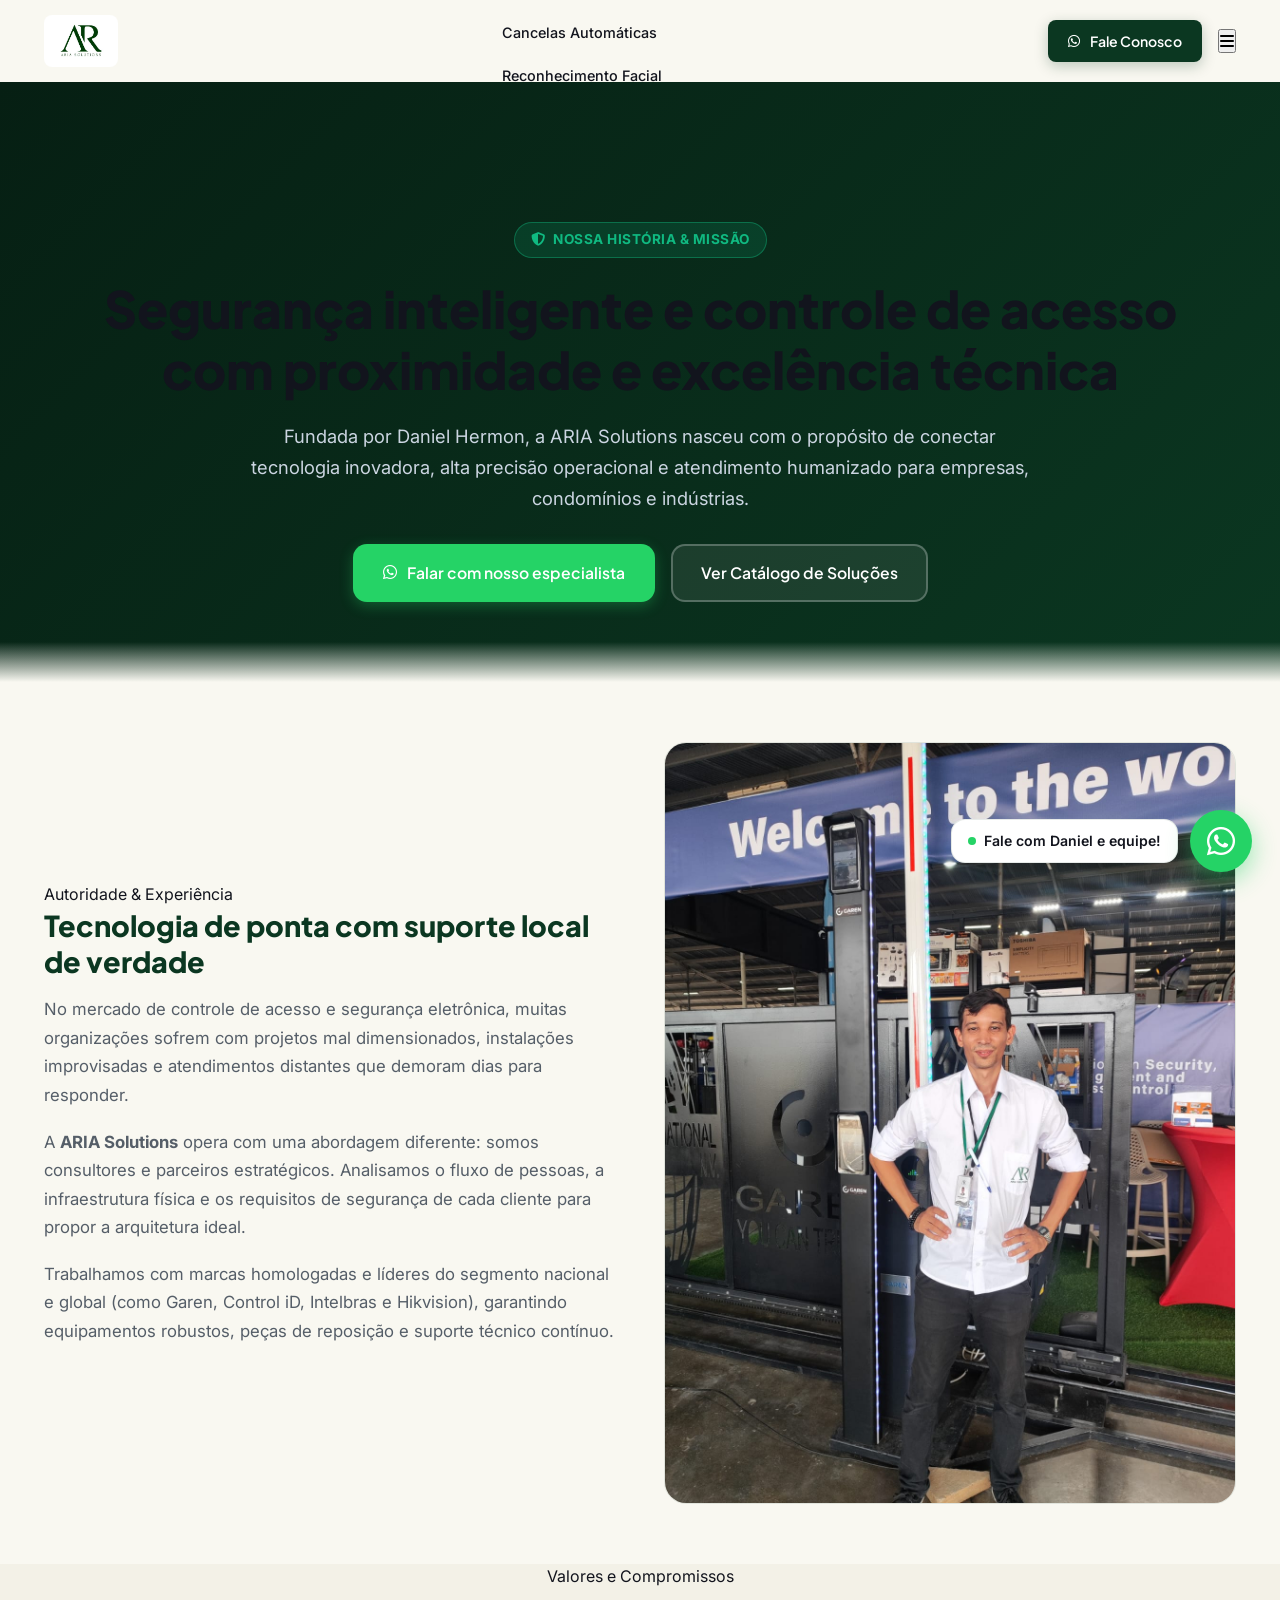
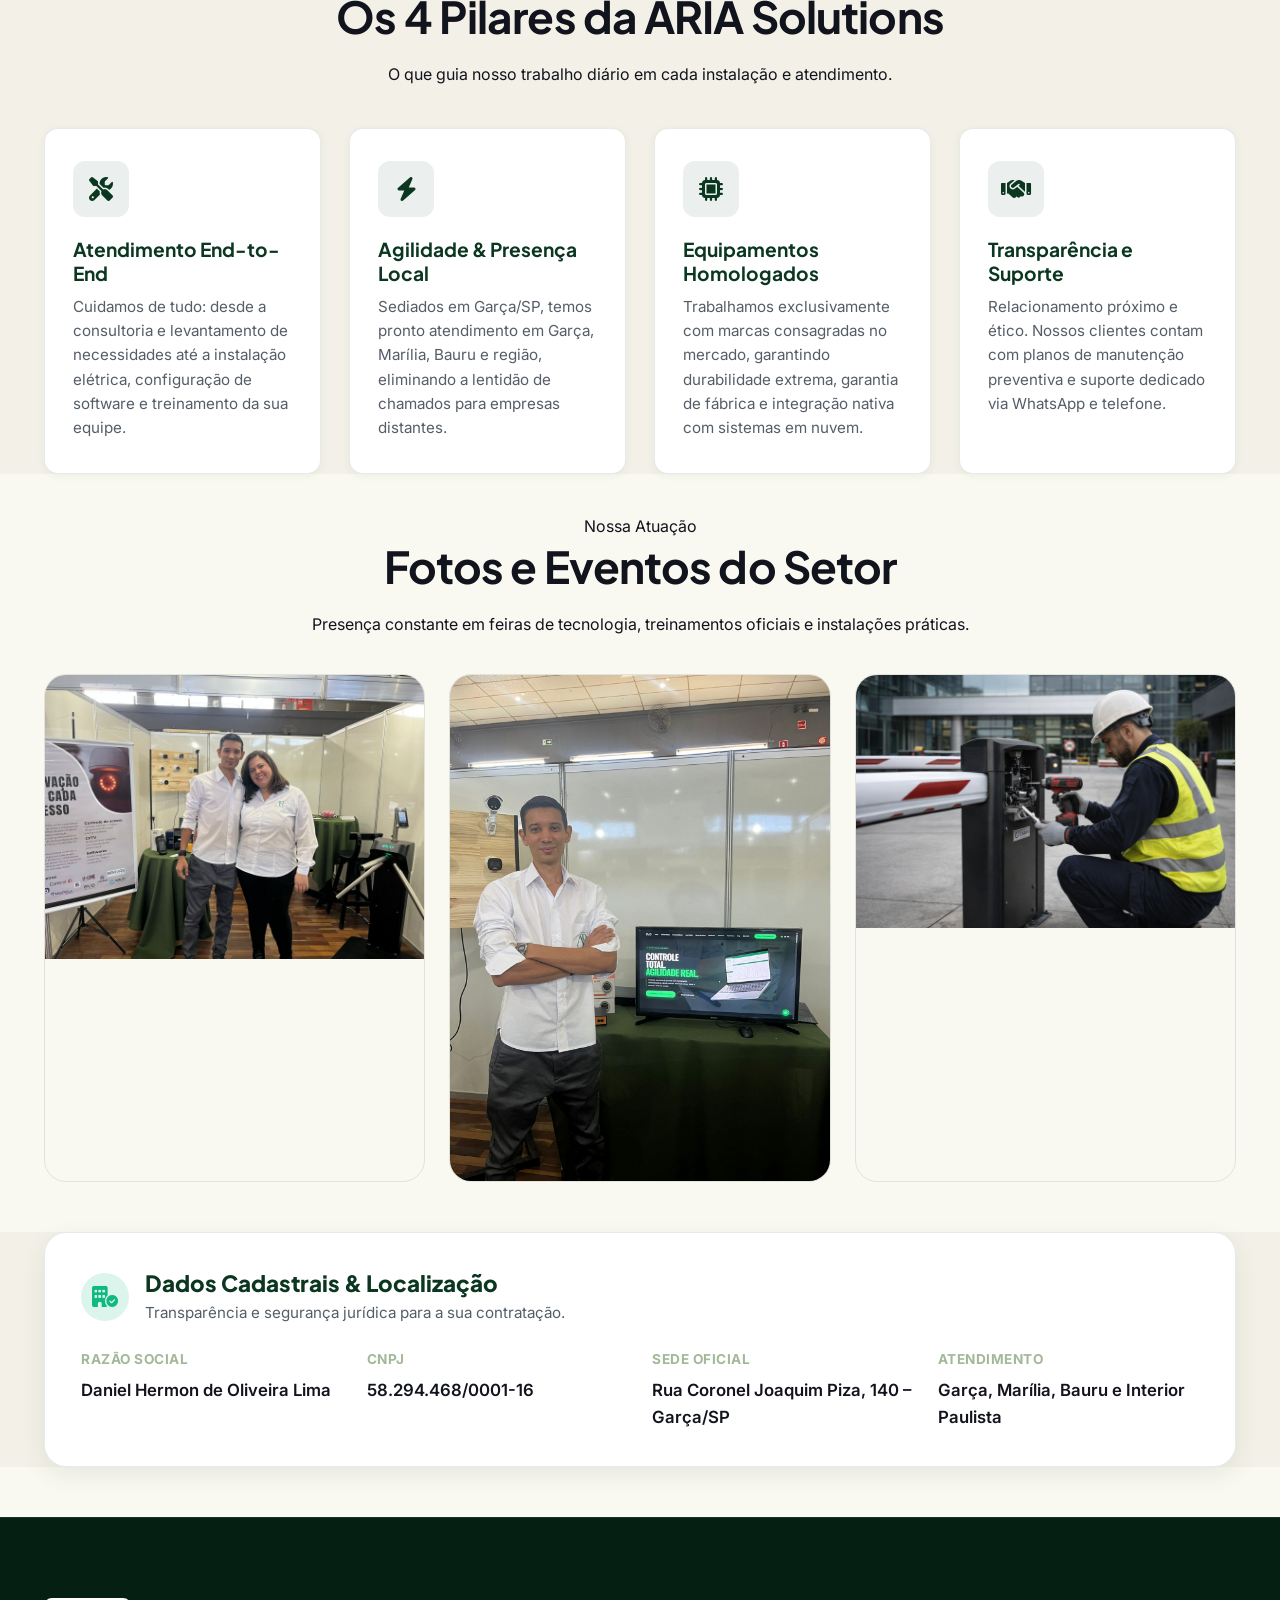
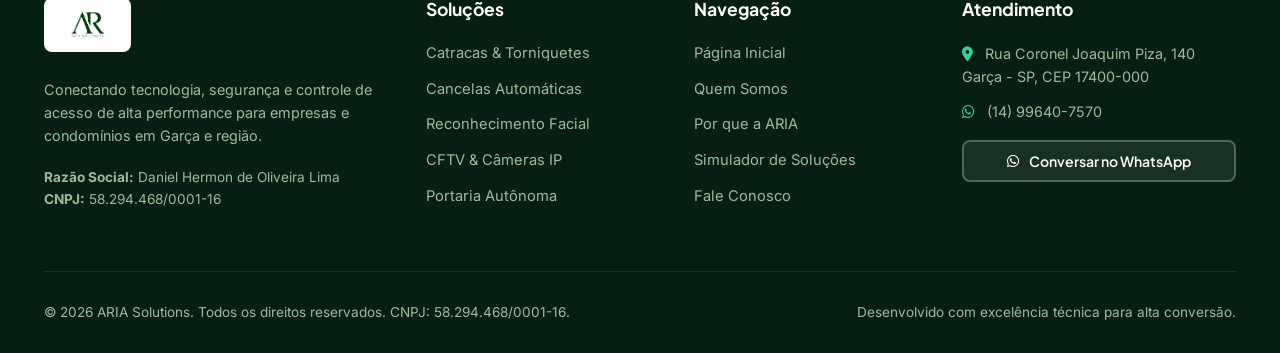
<file: quem-somos/index.html>
<!DOCTYPE html>
<html lang="pt-BR">
<head>
  <meta charset="UTF-8">
  <meta name="viewport" content="width=device-width, initial-scale=1.0">
  <title>Quem Somos — ARIA Solutions | Segurança Eletrônica e Controle de Acesso</title>
  <meta name="description" content="Conheça a ARIA Solutions: liderada por Daniel Hermon, oferecemos soluções completas em segurança eletrônica, controle de acesso e automação em Garça e região.">

  <!-- Google Fonts -->
  <link rel="preconnect" href="https://fonts.googleapis.com">
  <link rel="preconnect" href="https://fonts.gstatic.com" crossorigin>
  <link href="https://fonts.googleapis.com/css2?family=Inter:wght@400;500;600;700&family=Plus+Jakarta+Sans:wght@600;700;800&display=swap" rel="stylesheet">

  <!-- Font Awesome -->
  <link rel="stylesheet" href="https://cdnjs.cloudflare.com/ajax/libs/font-awesome/6.5.1/css/all.min.css">

  <!-- Estilos Globais -->
  <link rel="stylesheet" href="../style.css">

  <style>
    .about-hero {
      background: linear-gradient(135deg, var(--primary-dark) 0%, var(--primary) 100%);
      color: #ffffff;
      padding: 140px 0 80px;
      position: relative;
      overflow: hidden;
    }
    .about-hero::after {
      content: '';
      position: absolute;
      bottom: 0;
      left: 0;
      right: 0;
      height: 40px;
      background: linear-gradient(to top, var(--bg-body), transparent);
    }
    .about-badge {
      display: inline-flex;
      align-items: center;
      gap: 8px;
      background: rgba(16, 185, 129, 0.15);
      border: 1px solid rgba(16, 185, 129, 0.4);
      color: var(--accent);
      padding: 6px 16px;
      border-radius: var(--radius-full);
      font-size: 0.85rem;
      font-weight: 700;
      text-transform: uppercase;
      letter-spacing: 0.5px;
      margin-bottom: 20px;
    }
    .about-grid {
      display: grid;
      grid-template-columns: 1fr 1fr;
      gap: 48px;
      align-items: center;
      margin: 60px 0;
    }
    .about-text h3 {
      font-size: 1.8rem;
      color: var(--primary);
      margin-bottom: 16px;
      font-weight: 800;
    }
    .about-text p {
      font-size: 1.05rem;
      line-height: 1.7;
      color: var(--text-muted);
      margin-bottom: 18px;
    }
    .about-image-card {
      position: relative;
      border-radius: var(--radius-lg);
      overflow: hidden;
      box-shadow: var(--shadow-xl);
      border: 1px solid var(--border-light);
    }
    .about-image-card img {
      width: 100%;
      height: auto;
      display: block;
      transition: transform 0.4s ease;
    }
    .about-image-card:hover img {
      transform: scale(1.03);
    }
    .pillars-grid {
      display: grid;
      grid-template-columns: repeat(auto-fit, minmax(260px, 1fr));
      gap: 28px;
      margin: 40px 0;
    }
    .pillar-card {
      background: #ffffff;
      padding: 32px 28px;
      border-radius: var(--radius-md);
      border: 1px solid var(--border-light);
      box-shadow: var(--shadow-sm);
      transition: all 0.3s ease;
    }
    .pillar-card:hover {
      transform: translateY(-6px);
      box-shadow: var(--shadow-lg);
      border-color: var(--accent);
    }
    .pillar-icon {
      width: 56px;
      height: 56px;
      border-radius: 12px;
      background: rgba(11, 55, 33, 0.08);
      color: var(--primary);
      display: flex;
      align-items: center;
      justify-content: center;
      font-size: 1.5rem;
      margin-bottom: 20px;
    }
    .pillar-title {
      font-size: 1.2rem;
      font-weight: 700;
      color: var(--primary);
      margin-bottom: 10px;
    }
    .pillar-desc {
      font-size: 0.95rem;
      color: var(--text-muted);
      line-height: 1.6;
    }
    .company-details-box {
      background: #ffffff;
      border-radius: var(--radius-lg);
      border: 1px solid var(--border-light);
      padding: 36px;
      margin: 50px 0;
      box-shadow: var(--shadow-md);
    }
    .details-grid {
      display: grid;
      grid-template-columns: repeat(auto-fit, minmax(220px, 1fr));
      gap: 24px;
      margin-top: 24px;
    }
    .detail-item {
      display: flex;
      flex-direction: column;
      gap: 6px;
    }
    .detail-label {
      font-size: 0.85rem;
      text-transform: uppercase;
      letter-spacing: 0.5px;
      color: var(--text-light-muted);
      font-weight: 700;
    }
    .detail-val {
      font-size: 1.05rem;
      color: var(--text-dark);
      font-weight: 600;
    }
    @media (max-width: 900px) {
      .about-grid {
        grid-template-columns: 1fr;
      }
    }
  </style>
</head>
<body>

  <!-- ================= NAVBAR ================= -->
  <header class="navbar" id="navbar">
    <div class="container nav-container">
      <a href="../home/" class="brand-logo">
        <img src="../logo.jpg" alt="ARIA Solutions" class="brand-logo-img">
      </a>

      <nav class="nav-links">
        <a href="../home/" class="nav-link">Início</a>
        <a href="#" class="nav-link active">Quem somos</a>
        <div class="nav-dropdown">
          <a href="../home/#solucoes" class="nav-link">Soluções <i class="fa-solid fa-chevron-down" style="font-size: 0.75rem; margin-left: 4px;"></i></a>
          <div class="dropdown-menu">
            <a href="../catracas-e-torniquetes/" class="dropdown-item">Catracas & Torniquetes</a>
            <a href="../cancelas-automaticas/" class="dropdown-item">Cancelas Automáticas</a>
            <a href="../home/#solucoes" class="dropdown-item">Reconhecimento Facial</a>
            <a href="../home/#solucoes" class="dropdown-item">CFTV Inteligente</a>
          </div>
        </div>
        <a href="../home/#diferenciais" class="nav-link">Diferenciais</a>
        <a href="#contato" class="nav-link">Contato</a>
      </nav>

      <div class="nav-actions">
        <a href="https://api.whatsapp.com/send?phone=5514996407570&text=Ol%C3%A1!%20Gostaria%20de%20conversar%20sobre%20as%20solu%C3%A7%C3%B5es%20da%20ARIA%20Solutions." target="_blank" class="btn btn-primary btn-sm">
          <i class="fa-brands fa-whatsapp"></i>
          <span>Fale Conosco</span>
        </a>
        <button class="mobile-toggle" aria-label="Abrir menu">
          <i class="fa-solid fa-bars"></i>
        </button>
      </div>
    </div>
  </header>

  <!-- ================= HERO ================= -->
  <section class="about-hero">
    <div class="container text-center">
      <div class="about-badge">
        <i class="fa-solid fa-shield-halved"></i>
        <span>Nossa História & Missão</span>
      </div>
      <h1 style="font-size: clamp(2.2rem, 4vw, 3.2rem); font-weight: 800; line-height: 1.2; margin-bottom: 20px;">
        Segurança inteligente e controle de acesso<br>com proximidade e excelência técnica
      </h1>
      <p style="font-size: 1.15rem; color: #cbd5e1; max-width: 780px; margin: 0 auto 30px; line-height: 1.7;">
        Fundada por Daniel Hermon, a ARIA Solutions nasceu com o propósito de conectar tecnologia inovadora, alta precisão operacional e atendimento humanizado para empresas, condomínios e indústrias.
      </p>
      <div style="display: flex; gap: 16px; justify-content: center; flex-wrap: wrap;">
        <a href="https://api.whatsapp.com/send?phone=5514996407570&text=Ol%C3%A1!%20Gostaria%20de%20falar%20com%20a%20equipe%20da%20ARIA%20Solutions." target="_blank" class="btn btn-whatsapp">
          <i class="fa-brands fa-whatsapp"></i>
          <span>Falar com nosso especialista</span>
        </a>
        <a href="../home/#solucoes" class="btn btn-outline-white">
          <span>Ver Catálogo de Soluções</span>
        </a>
      </div>
    </div>
  </section>

  <!-- ================= SOBRE NÓS / HISTÓRIA ================= -->
  <section class="section">
    <div class="container">
      <div class="about-grid">
        <div class="about-text">
          <div class="badge-pill">Autoridade & Experiência</div>
          <h3>Tecnologia de ponta com suporte local de verdade</h3>
          <p>
            No mercado de controle de acesso e segurança eletrônica, muitas organizações sofrem com projetos mal dimensionados, instalações improvisadas e atendimentos distantes que demoram dias para responder.
          </p>
          <p>
            A <strong>ARIA Solutions</strong> opera com uma abordagem diferente: somos consultores e parceiros estratégicos. Analisamos o fluxo de pessoas, a infraestrutura física e os requisitos de segurança de cada cliente para propor a arquitetura ideal.
          </p>
          <p>
            Trabalhamos com marcas homologadas e líderes do segmento nacional e global (como Garen, Control iD, Intelbras e Hikvision), garantindo equipamentos robustos, peças de reposição e suporte técnico contínuo.
          </p>
        </div>
        <div class="about-image-card">
          <img src="../images/galeria-daniel-garen.png" alt="Daniel Hermon - ARIA Solutions no estande oficial Garen">
        </div>
      </div>
    </div>
  </section>

  <!-- ================= NOSSOS PILARES ================= -->
  <section class="section" style="background: var(--bg-card-subtle);">
    <div class="container">
      <div class="section-header text-center">
        <div class="badge-pill">Valores e Compromissos</div>
        <h2 class="section-title">Os 4 Pilares da ARIA Solutions</h2>
        <p class="section-subtitle">O que guia nosso trabalho diário em cada instalação e atendimento.</p>
      </div>

      <div class="pillars-grid">
        <div class="pillar-card">
          <div class="pillar-icon">
            <i class="fa-solid fa-screwdriver-wrench"></i>
          </div>
          <h4 class="pillar-title">Atendimento End-to-End</h4>
          <p class="pillar-desc">
            Cuidamos de tudo: desde a consultoria e levantamento de necessidades até a instalação elétrica, configuração de software e treinamento da sua equipe.
          </p>
        </div>

        <div class="pillar-card">
          <div class="pillar-icon">
            <i class="fa-solid fa-bolt"></i>
          </div>
          <h4 class="pillar-title">Agilidade & Presença Local</h4>
          <p class="pillar-desc">
            Sediados em Garça/SP, temos pronto atendimento em Garça, Marília, Bauru e região, eliminando a lentidão de chamados para empresas distantes.
          </p>
        </div>

        <div class="pillar-card">
          <div class="pillar-icon">
            <i class="fa-solid fa-microchip"></i>
          </div>
          <h4 class="pillar-title">Equipamentos Homologados</h4>
          <p class="pillar-desc">
            Trabalhamos exclusivamente com marcas consagradas no mercado, garantindo durabilidade extrema, garantia de fábrica e integração nativa com sistemas em nuvem.
          </p>
        </div>

        <div class="pillar-card">
          <div class="pillar-icon">
            <i class="fa-solid fa-handshake"></i>
          </div>
          <h4 class="pillar-title">Transparência e Suporte</h4>
          <p class="pillar-desc">
            Relacionamento próximo e ético. Nossos clientes contam com planos de manutenção preventiva e suporte dedicado via WhatsApp e telefone.
          </p>
        </div>
      </div>
    </div>
  </section>

  <!-- ================= GALERIA EM AÇÃO ================= -->
  <section class="section">
    <div class="container">
      <div class="section-header text-center">
        <div class="badge-pill">Nossa Atuação</div>
        <h2 class="section-title">Fotos e Eventos do Setor</h2>
        <p class="section-subtitle">Presença constante em feiras de tecnologia, treinamentos oficiais e instalações práticas.</p>
      </div>

      <div style="display: grid; grid-template-columns: repeat(auto-fit, minmax(300px, 1fr)); gap: 24px; margin-top: 36px;">
        <div class="about-image-card">
          <img src="../images/galeria-equipe-estande.png" alt="Equipe ARIA Solutions em evento de segurança">
        </div>
        <div class="about-image-card">
          <img src="../images/galeria-daniel-evo.png" alt="Demonstração de sistemas e bancada de testes">
        </div>
        <div class="about-image-card">
          <img src="../images/tecnico-instalacao-cancela.png" alt="Técnico especializado em instalação de cancela automática">
        </div>
      </div>
    </div>
  </section>

  <!-- ================= DADOS DA EMPRESA / TRANSPARÊNCIA ================= -->
  <section class="section" style="background: var(--bg-card-subtle);">
    <div class="container">
      <div class="company-details-box">
        <div style="display: flex; align-items: center; gap: 16px; margin-bottom: 20px;">
          <div style="width: 48px; height: 48px; border-radius: 50%; background: rgba(16,185,129,0.15); color: var(--accent); display: flex; align-items: center; justify-content: center; font-size: 1.3rem;">
            <i class="fa-solid fa-building-circle-check"></i>
          </div>
          <div>
            <h3 style="font-size: 1.4rem; color: var(--primary); font-weight: 800; margin: 0;">Dados Cadastrais & Localização</h3>
            <p style="font-size: 0.95rem; color: var(--text-muted); margin: 4px 0 0;">Transparência e segurança jurídica para a sua contratação.</p>
          </div>
        </div>

        <div class="details-grid">
          <div class="detail-item">
            <span class="detail-label">Razão Social</span>
            <span class="detail-val">Daniel Hermon de Oliveira Lima</span>
          </div>
          <div class="detail-item">
            <span class="detail-label">CNPJ</span>
            <span class="detail-val">58.294.468/0001-16</span>
          </div>
          <div class="detail-item">
            <span class="detail-label">Sede Oficial</span>
            <span class="detail-val">Rua Coronel Joaquim Piza, 140 – Garça/SP</span>
          </div>
          <div class="detail-item">
            <span class="detail-label">Atendimento</span>
            <span class="detail-val">Garça, Marília, Bauru e Interior Paulista</span>
          </div>
        </div>
      </div>
    </div>
  </section>

  <!-- ================= RODAPÉ ================= -->
  <footer class="footer" id="contato">
    <div class="container">
      <div class="footer-grid">
        <div class="footer-col">
          <a href="../home/" style="display: inline-block;">
            <img src="../logo.jpg" alt="ARIA Solutions" class="footer-logo-img">
          </a>
          <p style="font-size: 0.9rem; line-height: 1.6; margin-bottom: 20px;">
            Conectando tecnologia, segurança e controle de acesso de alta performance para empresas e condomínios em Garça e região.
          </p>
          <div style="font-size: 0.85rem; color: var(--text-light-muted);">
            <strong>Razão Social:</strong> Daniel Hermon de Oliveira Lima<br>
            <strong>CNPJ:</strong> 58.294.468/0001-16
          </div>
        </div>

        <div class="footer-col">
          <h4>Soluções</h4>
          <div class="footer-links">
            <a href="../catracas-e-torniquetes/">Catracas & Torniquetes</a>
            <a href="../cancelas-automaticas/">Cancelas Automáticas</a>
            <a href="../home/#solucoes">Reconhecimento Facial</a>
            <a href="../home/#solucoes">CFTV & Câmeras IP</a>
            <a href="../home/#solucoes">Portaria Autônoma</a>
          </div>
        </div>

        <div class="footer-col">
          <h4>Navegação</h4>
          <div class="footer-links">
            <a href="../home/">Página Inicial</a>
            <a href="#">Quem Somos</a>
            <a href="../home/#diferenciais">Por que a ARIA</a>
            <a href="../home/#solucoes">Simulador de Soluções</a>
            <a href="#contato">Fale Conosco</a>
          </div>
        </div>

        <div class="footer-col">
          <h4>Atendimento</h4>
          <p style="font-size: 0.9rem; margin-bottom: 12px;">
            <i class="fa-solid fa-location-dot" style="color: var(--accent-light); margin-right: 8px;"></i>
            Rua Coronel Joaquim Piza, 140<br>Garça - SP, CEP 17400-000
          </p>
          <p style="font-size: 0.9rem; margin-bottom: 16px;">
            <i class="fa-brands fa-whatsapp" style="color: var(--accent-light); margin-right: 8px;"></i>
            (14) 99640-7570
          </p>
          <a href="https://api.whatsapp.com/send?phone=5514996407570" target="_blank" class="btn btn-outline-white btn-sm" style="width: 100%;">
            <i class="fa-brands fa-whatsapp"></i>
            <span>Conversar no WhatsApp</span>
          </a>
        </div>
      </div>

      <div class="footer-bottom">
        <p>&copy; 2026 ARIA Solutions. Todos os direitos reservados. CNPJ: 58.294.468/0001-16.</p>
        <p>Desenvolvido com excelência técnica para alta conversão.</p>
      </div>
    </div>
  </footer>

  <!-- Botão WhatsApp Flutuante -->
  <div class="whatsapp-float-widget">
    <div class="whatsapp-float-tooltip">
      <span class="online-dot"></span>
      <span>Fale com Daniel e equipe!</span>
    </div>
    <a href="https://api.whatsapp.com/send?phone=5514996407570&text=Ol%C3%A1!%20Vim%20pela%20p%C3%A1gina%20Quem%20Somos%20da%20ARIA%20Solutions." target="_blank" class="whatsapp-float-btn" title="Falar no WhatsApp">
      <i class="fa-brands fa-whatsapp"></i>
    </a>
  </div>

  <script src="../script.js"></script>
</body>
</html>
</file>
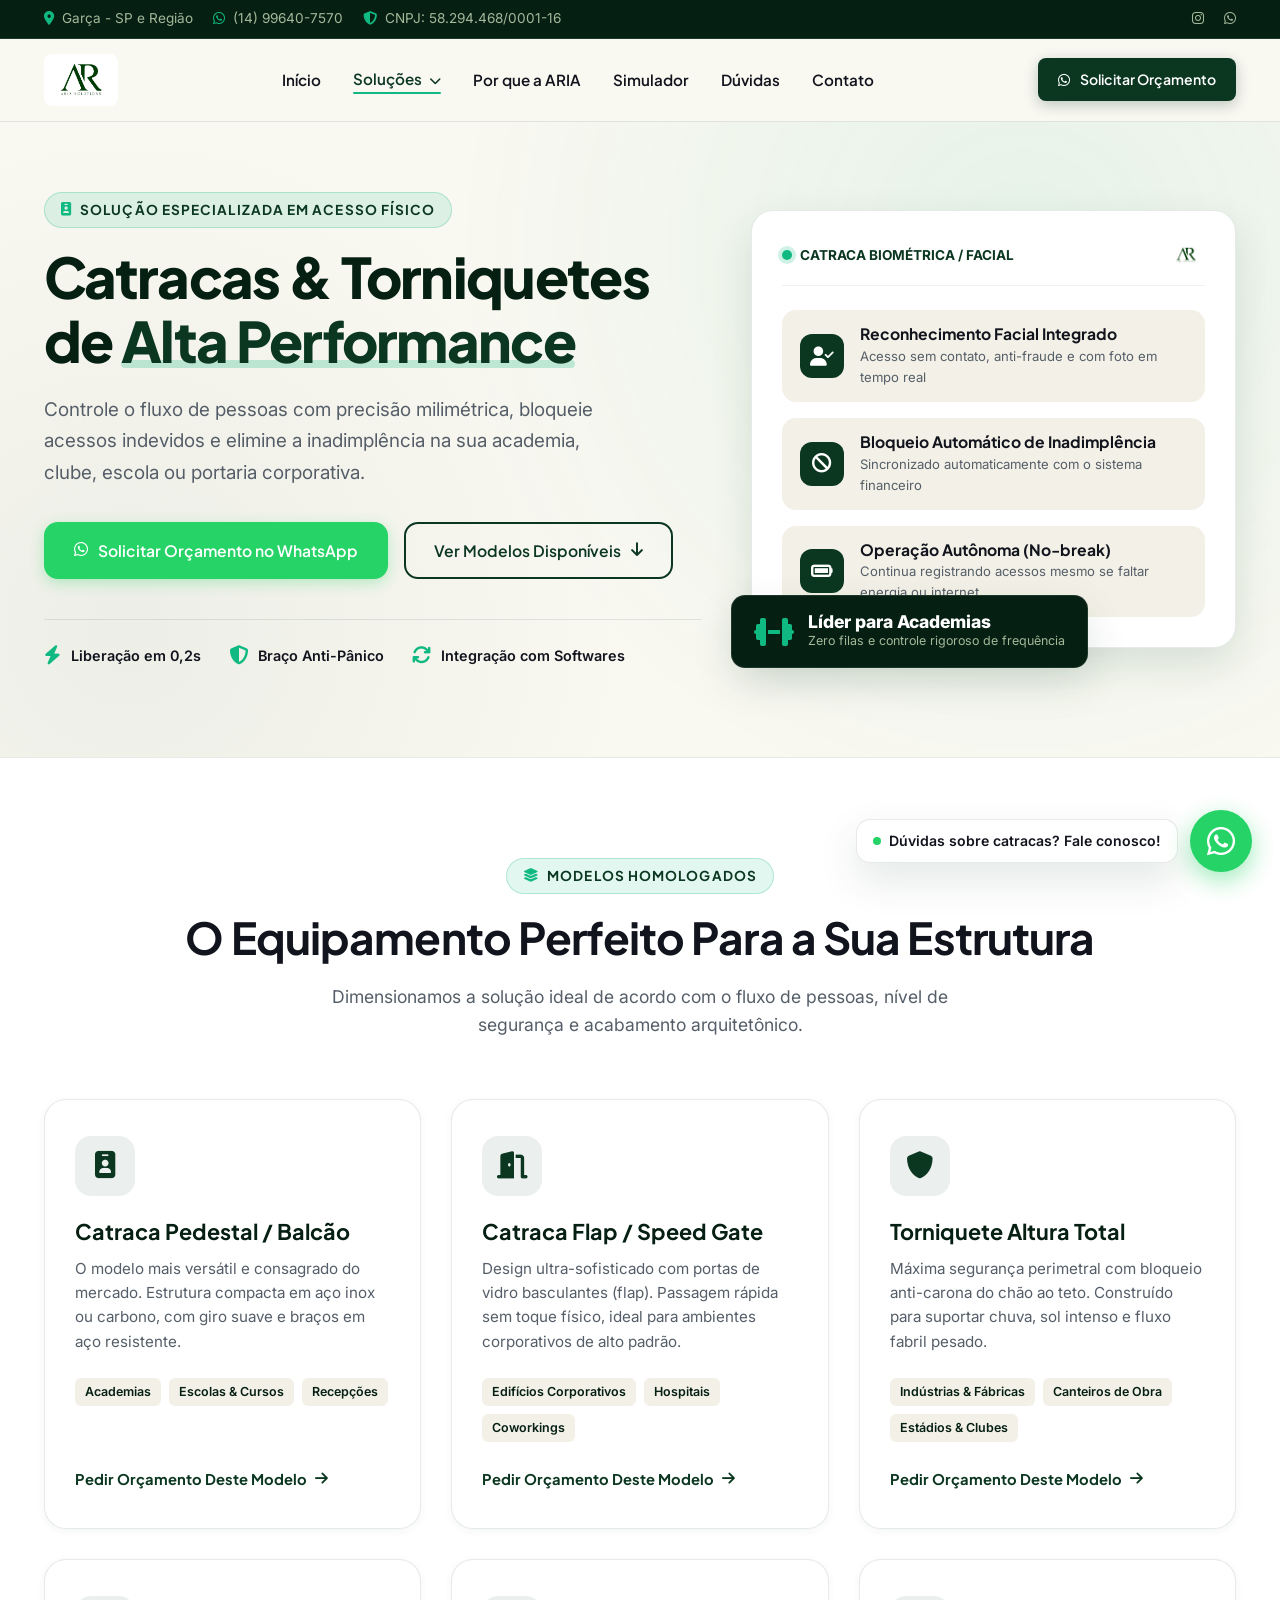
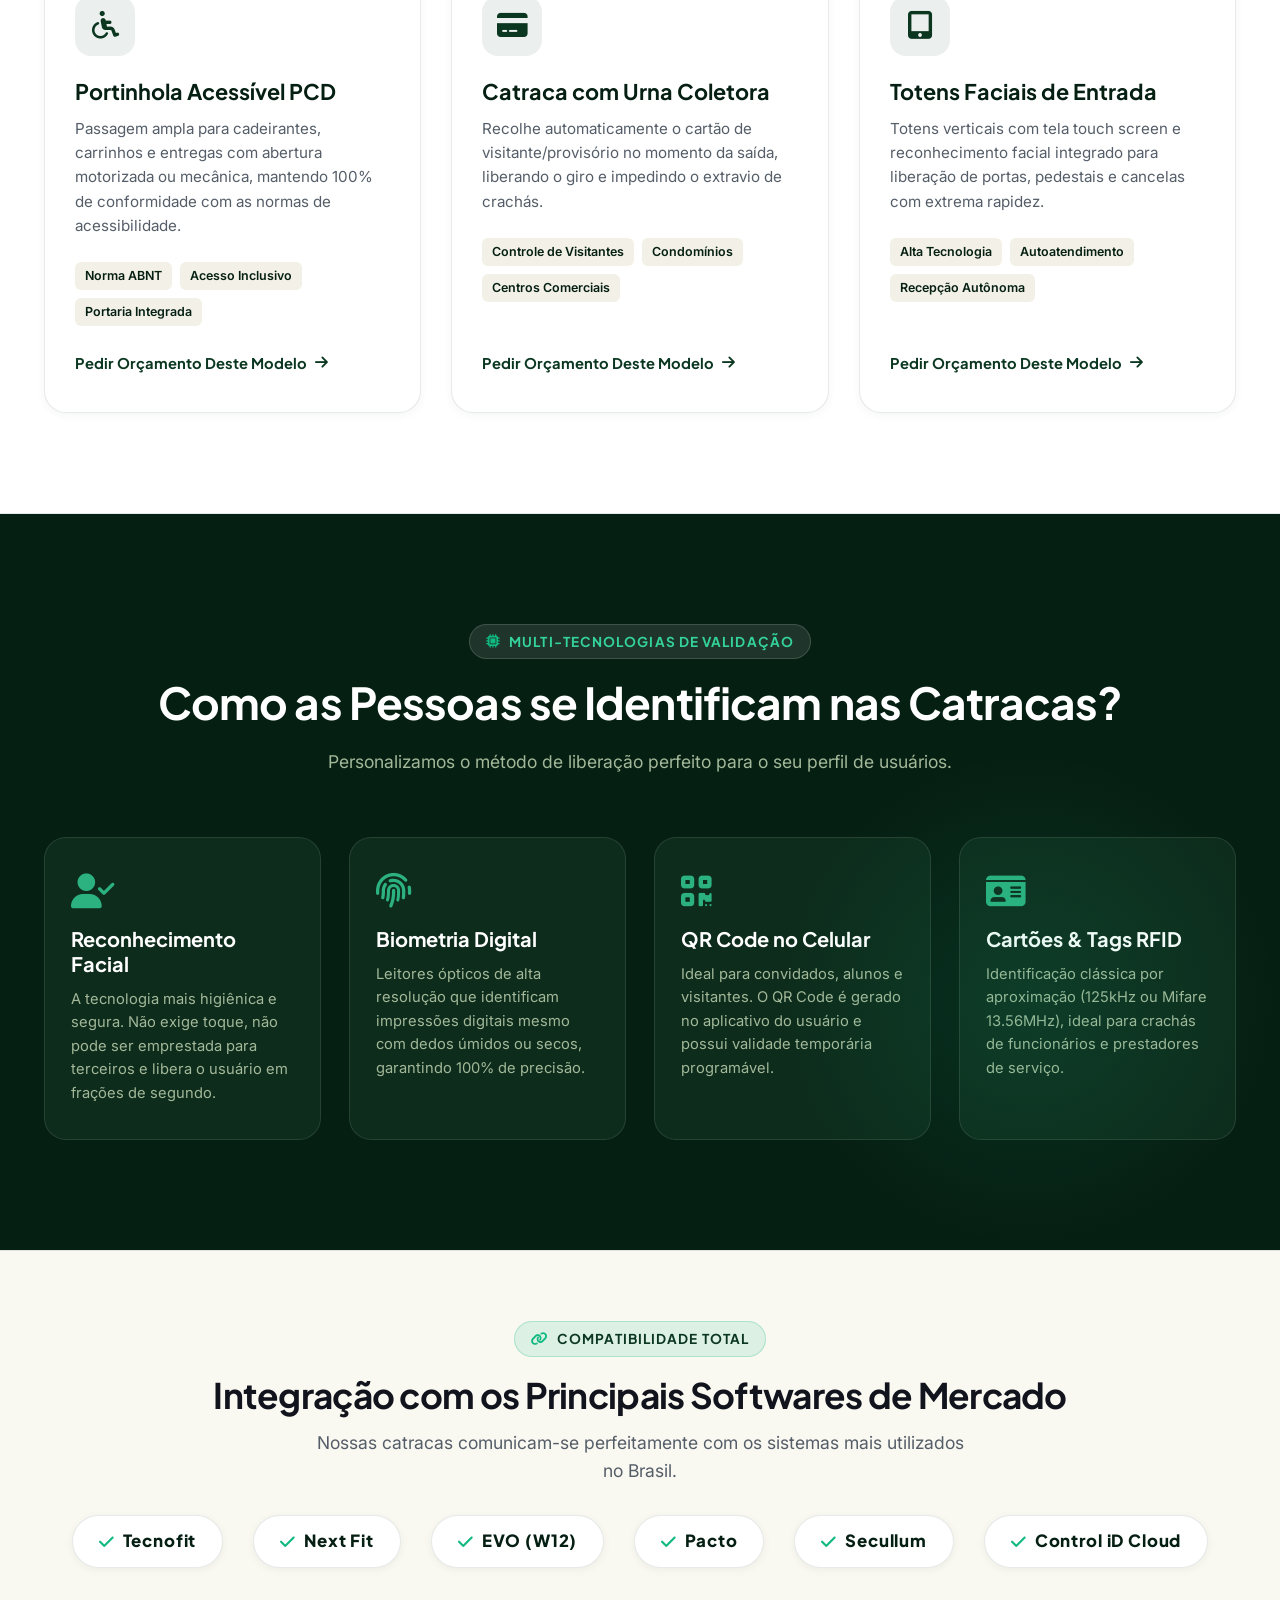
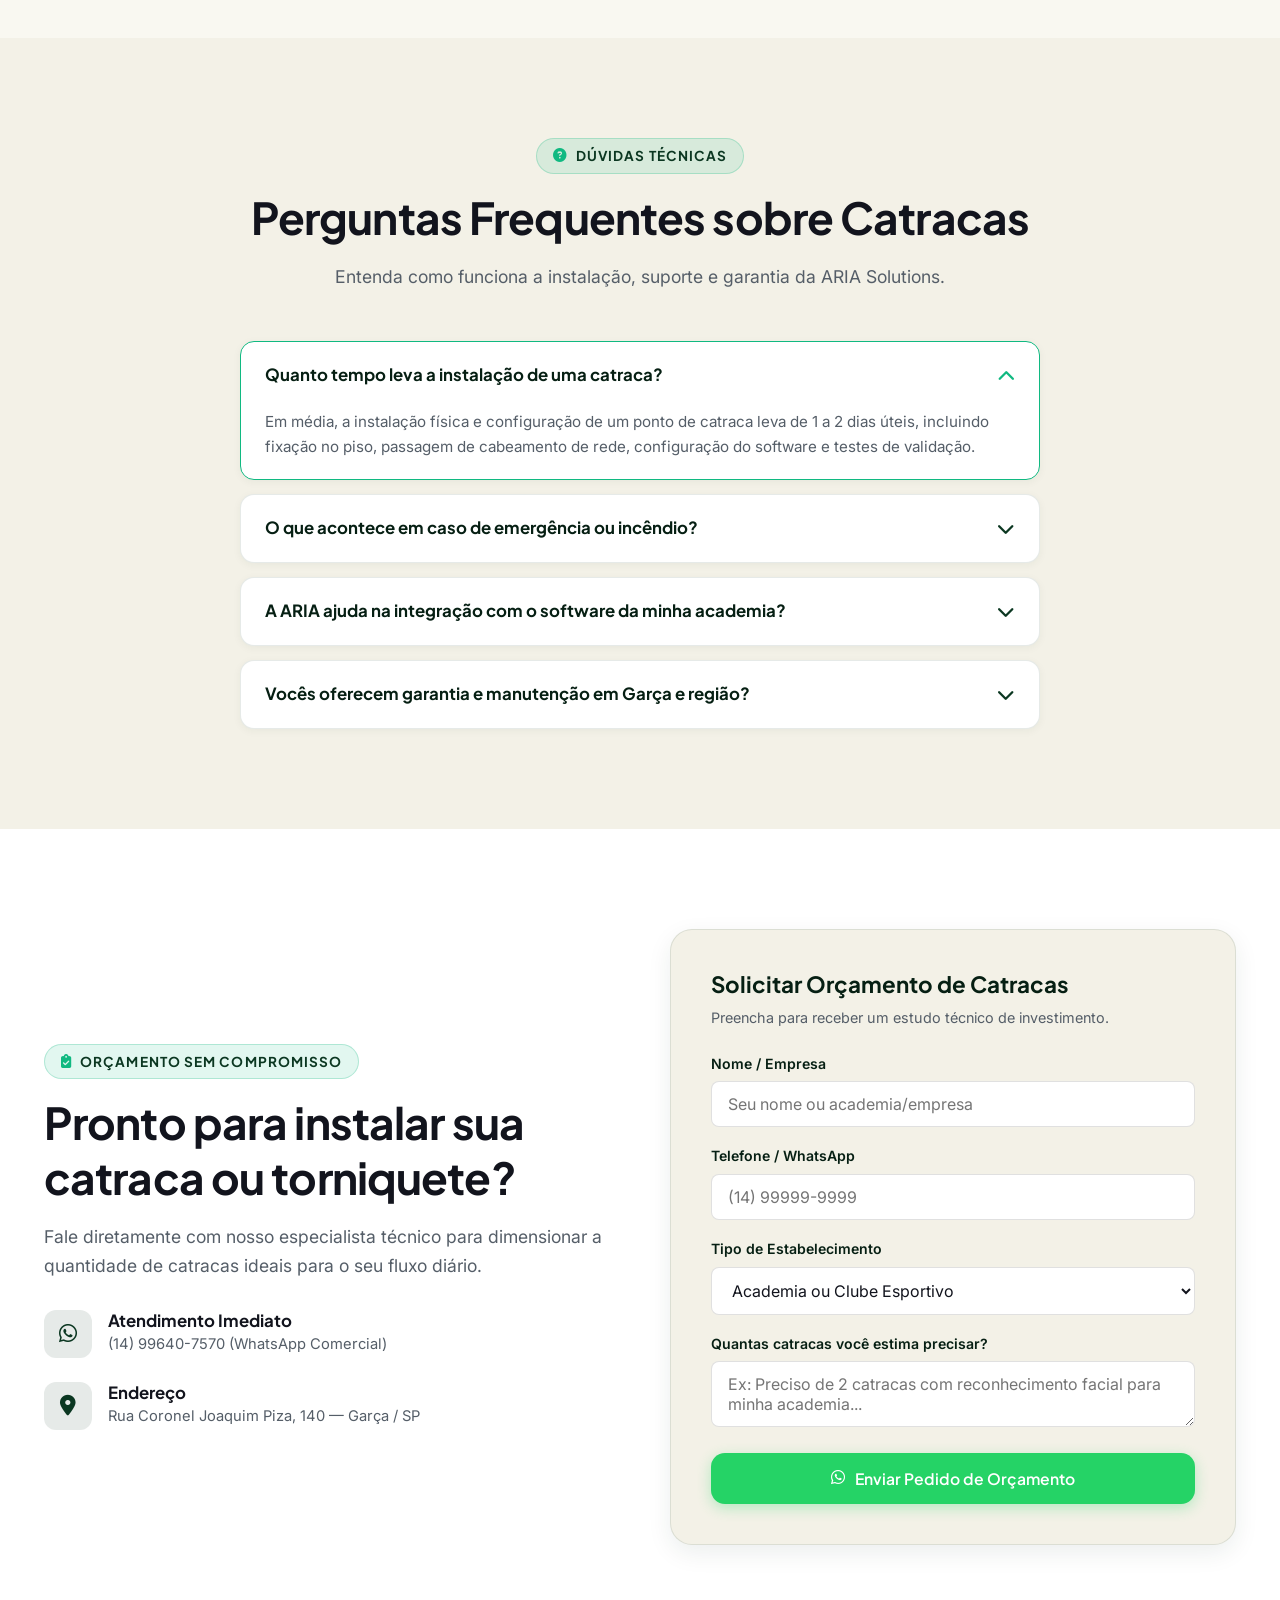
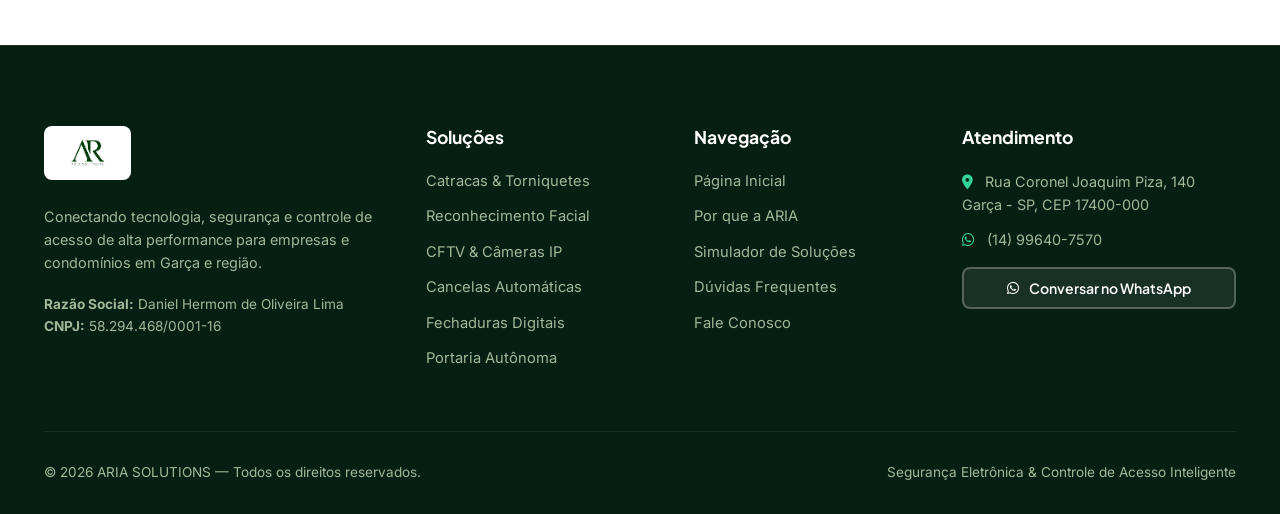
<file: catracas-e-torniquetes.html>
<!DOCTYPE html>
<html lang="pt-BR">
<head>
  <meta charset="UTF-8">
  <meta name="viewport" content="width=device-width, initial-scale=1.0">
  <title>Catracas & Torniquetes de Acesso — ARIA SOLUTIONS</title>
  <meta name="description" content="Catracas biométricas, faciais e torniquetes de alto fluxo para academias, condomínios e empresas em Garça e região. Instalação e suporte completo.">
  
  <!-- Fontes do Google -->
  <link rel="preconnect" href="https://fonts.googleapis.com">
  <link rel="preconnect" href="https://fonts.gstatic.com" crossorigin>
  <link href="https://fonts.googleapis.com/css2?family=Inter:wght@400;500;600;700&family=Plus+Jakarta+Sans:wght@600;700;800&display=swap" rel="stylesheet">
  
  <!-- Font Awesome Icons -->
  <link rel="stylesheet" href="https://cdnjs.cloudflare.com/ajax/libs/font-awesome/6.5.1/css/all.min.css">
  
  <!-- CSS Personalizado -->
  <link rel="stylesheet" href="style.css">
</head>
<body>

  <!-- ================= TOP BAR ================= -->
  <div class="top-bar">
    <div class="container">
      <div class="top-bar-info">
        <div class="top-bar-item">
          <i class="fa-solid fa-location-dot"></i>
          <span>Garça - SP e Região</span>
        </div>
        <div class="top-bar-item">
          <i class="fa-brands fa-whatsapp"></i>
          <a href="https://api.whatsapp.com/send?phone=5514996407570" target="_blank">(14) 99640-7570</a>
        </div>
        <div class="top-bar-item">
          <i class="fa-solid fa-shield-halved"></i>
          <span>CNPJ: 58.294.468/0001-16</span>
        </div>
      </div>
      <div class="top-bar-social">
        <a href="https://www.instagram.com/" target="_blank" title="Instagram"><i class="fa-brands fa-instagram"></i></a>
        <a href="https://api.whatsapp.com/send?phone=5514996407570" target="_blank" title="WhatsApp"><i class="fa-brands fa-whatsapp"></i></a>
      </div>
    </div>
  </div>

  <!-- ================= HEADER / NAVBAR ================= -->
  <header class="header">
    <div class="container nav-container">
      <!-- Brand Logo -->
      <a href="index.html" class="brand-logo">
        <img src="logo.jpg" alt="ARIA Solutions" class="brand-logo-img">
      </a>

      <!-- Menu de Navegação -->
      <nav class="nav-menu">
        <a href="index.html" class="nav-link">Início</a>
        
        <div class="nav-dropdown">
          <a href="index.html#solucoes" class="nav-link active">Soluções <i class="fa-solid fa-chevron-down" style="font-size: 0.75rem; margin-left: 4px;"></i></a>
          <div class="nav-dropdown-menu">
            <a href="catracas-e-torniquetes.html" class="dropdown-item" style="background: var(--bg-card-subtle); color: var(--primary); font-weight: 700;">
              <i class="fa-solid fa-id-badge"></i>
              <span>Catracas & Torniquetes</span>
            </a>
            <a href="index.html#solucoes" class="dropdown-item">
              <i class="fa-solid fa-user-check"></i>
              <span>Reconhecimento Facial</span>
            </a>
            <a href="index.html#solucoes" class="dropdown-item">
              <i class="fa-solid fa-video"></i>
              <span>CFTV & Câmeras IP</span>
            </a>
            <a href="index.html#solucoes" class="dropdown-item">
              <i class="fa-solid fa-road-barrier"></i>
              <span>Cancelas Automáticas</span>
            </a>
            <a href="index.html#solucoes" class="dropdown-item">
              <i class="fa-solid fa-lock"></i>
              <span>Fechaduras Digitais</span>
            </a>
            <a href="index.html#solucoes" class="dropdown-item">
              <i class="fa-solid fa-network-wired"></i>
              <span>Portaria Autônoma & Software</span>
            </a>
          </div>
        </div>

        <a href="index.html#diferenciais" class="nav-link">Por que a ARIA</a>
        <a href="index.html#simulador" class="nav-link">Simulador</a>
        <a href="#faq" class="nav-link">Dúvidas</a>
        <a href="#contato" class="nav-link">Contato</a>
      </nav>

      <!-- Botão CTA & Menu Mobile Toggle -->
      <div class="nav-actions">
        <a href="https://api.whatsapp.com/send?phone=5514996407570&text=Ol%C3%A1!%20Gostaria%20de%20um%20or%C3%A7amento%20de%20Catracas%20e%20Torniquetes." target="_blank" class="btn btn-primary btn-sm">
          <i class="fa-brands fa-whatsapp"></i>
          <span>Solicitar Orçamento</span>
        </a>
        <button class="menu-toggle" aria-label="Abrir Menu">
          <i class="fa-solid fa-bars"></i>
        </button>
      </div>
    </div>
  </header>

  <!-- ================= HERO DA SOLUÇÃO ================= -->
  <section class="hero" style="padding: 70px 0 90px;">
    <div class="container">
      <div class="hero-grid">
        <div class="hero-content">
          <div class="section-badge">
            <i class="fa-solid fa-id-badge"></i>
            <span>Solução Especializada em Acesso Físico</span>
          </div>
          
          <h1 class="hero-title">
            Catracas & Torniquetes de <span class="highlight">Alta Performance</span>
          </h1>
          
          <p class="hero-subtitle">
            Controle o fluxo de pessoas com precisão milimétrica, bloqueie acessos indevidos e elimine a inadimplência na sua academia, clube, escola ou portaria corporativa.
          </p>

          <div class="hero-cta-group">
            <a href="https://api.whatsapp.com/send?phone=5514996407570&text=Ol%C3%A1!%20Gostaria%20de%20um%20or%C3%A7amento%20de%20Catracas%20com%20a%20ARIA%20Solutions." target="_blank" class="btn btn-whatsapp">
              <i class="fa-brands fa-whatsapp"></i>
              <span>Solicitar Orçamento no WhatsApp</span>
            </a>
            <a href="#modelos" class="btn btn-outline">
              <span>Ver Modelos Disponíveis</span>
              <i class="fa-solid fa-arrow-down"></i>
            </a>
          </div>

          <div class="hero-trust-badges">
            <div class="trust-item">
              <i class="fa-solid fa-bolt"></i>
              <span>Liberação em 0,2s</span>
            </div>
            <div class="trust-item">
              <i class="fa-solid fa-shield-halved"></i>
              <span>Braço Anti-Pânico</span>
            </div>
            <div class="trust-item">
              <i class="fa-solid fa-arrows-rotate"></i>
              <span>Integração com Softwares</span>
            </div>
          </div>
        </div>

        <!-- Showcase Visual do Produto -->
        <div class="hero-visual">
          <div class="hero-main-card">
            <div class="hero-card-header">
              <div class="card-status">
                <span class="status-dot"></span>
                <span>CATRACA BIOMÉTRICA / FACIAL</span>
              </div>
              <img src="logo.jpg" alt="ARIA Solutions" style="height: 28px; width: auto; object-fit: contain; border-radius: 4px; background: #fff; padding: 2px;">
            </div>

            <div class="hero-features-list">
              <div class="feature-box">
                <div class="feature-icon">
                  <i class="fa-solid fa-user-check"></i>
                </div>
                <div class="feature-text">
                  <h4>Reconhecimento Facial Integrado</h4>
                  <p>Acesso sem contato, anti-fraude e com foto em tempo real</p>
                </div>
              </div>

              <div class="feature-box">
                <div class="feature-icon">
                  <i class="fa-solid fa-ban"></i>
                </div>
                <div class="feature-text">
                  <h4>Bloqueio Automático de Inadimplência</h4>
                  <p>Sincronizado automaticamente com o sistema financeiro</p>
                </div>
              </div>

              <div class="feature-box">
                <div class="feature-icon">
                  <i class="fa-solid fa-battery-full"></i>
                </div>
                <div class="feature-text">
                  <h4>Operação Autônoma (No-break)</h4>
                  <p>Continua registrando acessos mesmo se faltar energia ou internet</p>
                </div>
              </div>
            </div>
          </div>

          <div class="floating-badge">
            <i class="fa-solid fa-dumbbell"></i>
            <div>
              <div class="badge-title">Líder para Academias</div>
              <div class="badge-desc">Zero filas e controle rigoroso de frequência</div>
            </div>
          </div>
        </div>
      </div>
    </div>
  </section>

  <!-- ================= MODELOS DE CATRACAS ================= -->
  <section class="solutions" id="modelos" style="background: #FFFFFF; border-top: 1px solid var(--border-light); border-bottom: 1px solid var(--border-light);">
    <div class="container">
      <div class="solutions-header text-center">
        <div class="section-badge">
          <i class="fa-solid fa-layer-group"></i>
          <span>Modelos Homologados</span>
        </div>
        <h2 class="section-title">O Equipamento Perfeito Para a Sua Estrutura</h2>
        <p class="section-desc">Dimensionamos a solução ideal de acordo com o fluxo de pessoas, nível de segurança e acabamento arquitetônico.</p>
      </div>

      <div class="solutions-grid">
        <!-- 1. Catraca Pedestal / Balcão -->
        <div class="solution-card">
          <div>
            <div class="solution-card-icon">
              <i class="fa-solid fa-id-badge"></i>
            </div>
            <h3 class="solution-card-title">Catraca Pedestal / Balcão</h3>
            <p class="solution-card-desc">O modelo mais versátil e consagrado do mercado. Estrutura compacta em aço inox ou carbono, com giro suave e braços em aço resistente.</p>
            <div class="solution-tags">
              <span class="solution-tag">Academias</span>
              <span class="solution-tag">Escolas & Cursos</span>
              <span class="solution-tag">Recepções</span>
            </div>
          </div>
          <a href="https://api.whatsapp.com/send?phone=5514996407570&text=Ol%C3%A1!%20Gostaria%20de%20proposta%20para%20Catraca%20Pedestal." target="_blank" class="solution-card-link">
            <span>Pedir Orçamento Deste Modelo</span>
            <i class="fa-solid fa-arrow-right"></i>
          </a>
        </div>

        <!-- 2. Catraca Flap / Speed Gate -->
        <div class="solution-card">
          <div>
            <div class="solution-card-icon">
              <i class="fa-solid fa-door-open"></i>
            </div>
            <h3 class="solution-card-title">Catraca Flap / Speed Gate</h3>
            <p class="solution-card-desc">Design ultra-sofisticado com portas de vidro basculantes (flap). Passagem rápida sem toque físico, ideal para ambientes corporativos de alto padrão.</p>
            <div class="solution-tags">
              <span class="solution-tag">Edifícios Corporativos</span>
              <span class="solution-tag">Hospitais</span>
              <span class="solution-tag">Coworkings</span>
            </div>
          </div>
          <a href="https://api.whatsapp.com/send?phone=5514996407570&text=Ol%C3%A1!%20Gostaria%20de%20proposta%20para%20Catraca%20Flap%20/%20Speed%20Gate." target="_blank" class="solution-card-link">
            <span>Pedir Orçamento Deste Modelo</span>
            <i class="fa-solid fa-arrow-right"></i>
          </a>
        </div>

        <!-- 3. Torniquete de Altura Total -->
        <div class="solution-card">
          <div>
            <div class="solution-card-icon">
              <i class="fa-solid fa-shield"></i>
            </div>
            <h3 class="solution-card-title">Torniquete Altura Total</h3>
            <p class="solution-card-desc">Máxima segurança perimetral com bloqueio anti-carona do chão ao teto. Construído para suportar chuva, sol intenso e fluxo fabril pesado.</p>
            <div class="solution-tags">
              <span class="solution-tag">Indústrias & Fábricas</span>
              <span class="solution-tag">Canteiros de Obra</span>
              <span class="solution-tag">Estádios & Clubes</span>
            </div>
          </div>
          <a href="https://api.whatsapp.com/send?phone=5514996407570&text=Ol%C3%A1!%20Gostaria%20de%20proposta%20para%20Torniquete%20Altura%20Total." target="_blank" class="solution-card-link">
            <span>Pedir Orçamento Deste Modelo</span>
            <i class="fa-solid fa-arrow-right"></i>
          </a>
        </div>

        <!-- 4. Catraca Acessível PCD -->
        <div class="solution-card">
          <div>
            <div class="solution-card-icon">
              <i class="fa-solid fa-wheelchair"></i>
            </div>
            <h3 class="solution-card-title">Portinhola Acessível PCD</h3>
            <p class="solution-card-desc">Passagem ampla para cadeirantes, carrinhos e entregas com abertura motorizada ou mecânica, mantendo 100% de conformidade com as normas de acessibilidade.</p>
            <div class="solution-tags">
              <span class="solution-tag">Norma ABNT</span>
              <span class="solution-tag">Acesso Inclusivo</span>
              <span class="solution-tag">Portaria Integrada</span>
            </div>
          </div>
          <a href="https://api.whatsapp.com/send?phone=5514996407570&text=Ol%C3%A1!%20Gostaria%20de%20proposta%20para%20Catraca%20PCD." target="_blank" class="solution-card-link">
            <span>Pedir Orçamento Deste Modelo</span>
            <i class="fa-solid fa-arrow-right"></i>
          </a>
        </div>

        <!-- 5. Catraca com Coletor de Cartões -->
        <div class="solution-card">
          <div>
            <div class="solution-card-icon">
              <i class="fa-solid fa-credit-card"></i>
            </div>
            <h3 class="solution-card-title">Catraca com Urna Coletora</h3>
            <p class="solution-card-desc">Recolhe automaticamente o cartão de visitante/provisório no momento da saída, liberando o giro e impedindo o extravio de crachás.</p>
            <div class="solution-tags">
              <span class="solution-tag">Controle de Visitantes</span>
              <span class="solution-tag">Condomínios</span>
              <span class="solution-tag">Centros Comerciais</span>
            </div>
          </div>
          <a href="https://api.whatsapp.com/send?phone=5514996407570&text=Ol%C3%A1!%20Gostaria%20de%20proposta%20para%20Catraca%20com%20Urna%20Coletora." target="_blank" class="solution-card-link">
            <span>Pedir Orçamento Deste Modelo</span>
            <i class="fa-solid fa-arrow-right"></i>
          </a>
        </div>

        <!-- 6. Totens de Autoatendimento -->
        <div class="solution-card">
          <div>
            <div class="solution-card-icon">
              <i class="fa-solid fa-tablet-screen-button"></i>
            </div>
            <h3 class="solution-card-title">Totens Faciais de Entrada</h3>
            <p class="solution-card-desc">Totens verticais com tela touch screen e reconhecimento facial integrado para liberação de portas, pedestais e cancelas com extrema rapidez.</p>
            <div class="solution-tags">
              <span class="solution-tag">Alta Tecnologia</span>
              <span class="solution-tag">Autoatendimento</span>
              <span class="solution-tag">Recepção Autônoma</span>
            </div>
          </div>
          <a href="https://api.whatsapp.com/send?phone=5514996407570&text=Ol%C3%A1!%20Gostaria%20de%20proposta%20para%20Totens%20Faciais." target="_blank" class="solution-card-link">
            <span>Pedir Orçamento Deste Modelo</span>
            <i class="fa-solid fa-arrow-right"></i>
          </a>
        </div>
      </div>
    </div>
  </section>

  <!-- ================= TECNOLOGIAS DE IDENTIFICAÇÃO ================= -->
  <section class="why-aria">
    <div class="container">
      <div class="text-center">
        <div class="section-badge dark">
          <i class="fa-solid fa-microchip"></i>
          <span>Multi-Tecnologias de Validação</span>
        </div>
        <h2 class="section-title">Como as Pessoas se Identificam nas Catracas?</h2>
        <p class="section-desc">Personalizamos o método de liberação perfeito para o seu perfil de usuários.</p>
      </div>

      <div class="diff-grid">
        <div class="diff-card">
          <div class="diff-number"><i class="fa-solid fa-user-check"></i></div>
          <h3>Reconhecimento Facial</h3>
          <p>A tecnologia mais higiênica e segura. Não exige toque, não pode ser emprestada para terceiros e libera o usuário em frações de segundo.</p>
        </div>

        <div class="diff-card">
          <div class="diff-number"><i class="fa-solid fa-fingerprint"></i></div>
          <h3>Biometria Digital</h3>
          <p>Leitores ópticos de alta resolução que identificam impressões digitais mesmo com dedos úmidos ou secos, garantindo 100% de precisão.</p>
        </div>

        <div class="diff-card">
          <div class="diff-number"><i class="fa-solid fa-qrcode"></i></div>
          <h3>QR Code no Celular</h3>
          <p>Ideal para convidados, alunos e visitantes. O QR Code é gerado no aplicativo do usuário e possui validade temporária programável.</p>
        </div>

        <div class="diff-card">
          <div class="diff-number"><i class="fa-solid fa-id-card"></i></div>
          <h3>Cartões & Tags RFID</h3>
          <p>Identificação clássica por aproximação (125kHz ou Mifare 13.56MHz), ideal para crachás de funcionários e prestadores de serviço.</p>
        </div>
      </div>
    </div>
  </section>

  <!-- ================= INTEGRAÇÕES COM SOFTWARES ================= -->
  <section class="brands-section" style="padding: 70px 0;">
    <div class="container text-center">
      <div class="section-badge">
        <i class="fa-solid fa-link"></i>
        <span>Compatibilidade Total</span>
      </div>
      <h2 class="section-title" style="font-size: 2.2rem; margin-bottom: 12px;">Integração com os Principais Softwares de Mercado</h2>
      <p class="section-desc" style="margin-bottom: 30px;">Nossas catracas comunicam-se perfeitamente com os sistemas mais utilizados no Brasil.</p>
      
      <div class="brands-grid">
        <div class="brand-pill"><i class="fa-solid fa-check"></i> Tecnofit</div>
        <div class="brand-pill"><i class="fa-solid fa-check"></i> Next Fit</div>
        <div class="brand-pill"><i class="fa-solid fa-check"></i> EVO (W12)</div>
        <div class="brand-pill"><i class="fa-solid fa-check"></i> Pacto</div>
        <div class="brand-pill"><i class="fa-solid fa-check"></i> Secullum</div>
        <div class="brand-pill"><i class="fa-solid fa-check"></i> Control iD Cloud</div>
      </div>
    </div>
  </section>

  <!-- ================= FAQ DE CATRACAS ================= -->
  <section class="faq-section" id="faq">
    <div class="container">
      <div class="text-center">
        <div class="section-badge">
          <i class="fa-solid fa-circle-question"></i>
          <span>Dúvidas Técnicas</span>
        </div>
        <h2 class="section-title">Perguntas Frequentes sobre Catracas</h2>
        <p class="section-desc">Entenda como funciona a instalação, suporte e garantia da ARIA Solutions.</p>
      </div>

      <div class="faq-list">
        <div class="faq-item active">
          <div class="faq-question">
            <span>Quanto tempo leva a instalação de uma catraca?</span>
            <i class="fa-solid fa-chevron-down"></i>
          </div>
          <div class="faq-answer">
            Em média, a instalação física e configuração de um ponto de catraca leva de 1 a 2 dias úteis, incluindo fixação no piso, passagem de cabeamento de rede, configuração do software e testes de validação.
          </div>
        </div>

        <div class="faq-item">
          <div class="faq-question">
            <span>O que acontece em caso de emergência ou incêndio?</span>
            <i class="fa-solid fa-chevron-down"></i>
          </div>
          <div class="faq-answer">
            Nossas catracas possuem o sistema **Braço Anti-Pânico** (braço que cai automaticamente em caso de emergência ou corte de energia) ou liberação contínua de giro livre, permitindo a evacuação imediata do ambiente com total segurança.
          </div>
        </div>

        <div class="faq-item">
          <div class="faq-question">
            <span>A ARIA ajuda na integração com o software da minha academia?</span>
            <i class="fa-solid fa-chevron-down"></i>
          </div>
          <div class="faq-answer">
            Com certeza! Nós cuidamos da comunicação entre o hardware da catraca e o seu sistema de gestão (Tecnofit, Next Fit, EVO, etc.), deixando tudo funcionando e treinando sua equipe de recepção.
          </div>
        </div>

        <div class="faq-item">
          <div class="faq-question">
            <span>Vocês oferecem garantia e manutenção em Garça e região?</span>
            <i class="fa-solid fa-chevron-down"></i>
          </div>
          <div class="faq-answer">
            Sim! Todos os nossos equipamentos possuem garantia de fábrica e suporte técnico presencial prestado pela própria equipe da ARIA Solutions em Garça, Marília, Bauru e região.
          </div>
        </div>
      </div>
    </div>
  </section>

  <!-- ================= CONTATO / FORMULÁRIO DE CATRACAS ================= -->
  <section class="contact-cta" id="contato">
    <div class="container">
      <div class="contact-grid">
        <div>
          <div class="section-badge">
            <i class="fa-solid fa-clipboard-check"></i>
            <span>Orçamento Sem Compromisso</span>
          </div>
          <h2 class="section-title">Pronto para instalar sua catraca ou torniquete?</h2>
          <p class="section-desc" style="margin: 0 0 24px 0;">
            Fale diretamente com nosso especialista técnico para dimensionar a quantidade de catracas ideais para o seu fluxo diário.
          </p>

          <div class="contact-info-card">
            <div class="info-item">
              <div class="info-icon">
                <i class="fa-brands fa-whatsapp"></i>
              </div>
              <div class="info-text">
                <h4>Atendimento Imediato</h4>
                <p><a href="https://api.whatsapp.com/send?phone=5514996407570" target="_blank">(14) 99640-7570</a> (WhatsApp Comercial)</p>
              </div>
            </div>

            <div class="info-item">
              <div class="info-icon">
                <i class="fa-solid fa-location-dot"></i>
              </div>
              <div class="info-text">
                <h4>Endereço</h4>
                <p>Rua Coronel Joaquim Piza, 140 — Garça / SP</p>
              </div>
            </div>
          </div>
        </div>

        <!-- Formulário Especializado -->
        <div class="contact-form-box">
          <h3 style="font-size: 1.4rem; margin-bottom: 8px; color: var(--primary-dark);">Solicitar Orçamento de Catracas</h3>
          <p style="font-size: 0.9rem; color: var(--text-muted); margin-bottom: 24px;">Preencha para receber um estudo técnico de investimento.</p>

          <form id="main-contact-form">
            <div class="form-group">
              <label for="form-name">Nome / Empresa</label>
              <input type="text" id="form-name" class="form-control" placeholder="Seu nome ou academia/empresa" required>
            </div>

            <div class="form-group">
              <label for="form-phone">Telefone / WhatsApp</label>
              <input type="tel" id="form-phone" class="form-control" placeholder="(14) 99999-9999" required>
            </div>

            <div class="form-group">
              <label for="form-segment">Tipo de Estabelecimento</label>
              <select id="form-segment" class="form-control" required>
                <option value="Academia ou Clube">Academia ou Clube Esportivo</option>
                <option value="Escola ou Faculdade">Escola ou Faculdade</option>
                <option value="Empresa ou Escritório">Empresa ou Escritório</option>
                <option value="Indústria (Torniquete)">Indústria (Torniquete Perimétrico)</option>
                <option value="Condomínio">Condomínio</option>
              </select>
            </div>

            <div class="form-group">
              <label for="form-msg">Quantas catracas você estima precisar?</label>
              <textarea id="form-msg" class="form-control" rows="2" placeholder="Ex: Preciso de 2 catracas com reconhecimento facial para minha academia..."></textarea>
            </div>

            <button type="submit" class="btn btn-whatsapp" style="width: 100%;">
              <i class="fa-brands fa-whatsapp"></i>
              <span>Enviar Pedido de Orçamento</span>
            </button>
          </form>
        </div>
      </div>
    </div>
  </section>

  <!-- ================= RODAPÉ ================= -->
  <footer class="footer">
    <div class="container">
      <div class="footer-grid">
        <div class="footer-col">
          <a href="index.html" style="display: inline-block;">
            <img src="logo.jpg" alt="ARIA Solutions" class="footer-logo-img">
          </a>
          <p style="font-size: 0.9rem; line-height: 1.6; margin-bottom: 20px;">
            Conectando tecnologia, segurança e controle de acesso de alta performance para empresas e condomínios em Garça e região.
          </p>
          <div style="font-size: 0.85rem; color: var(--text-light-muted);">
            <strong>Razão Social:</strong> Daniel Hermom de Oliveira Lima<br>
            <strong>CNPJ:</strong> 58.294.468/0001-16
          </div>
        </div>

        <div class="footer-col">
          <h4>Soluções</h4>
          <div class="footer-links">
            <a href="catracas-e-torniquetes.html">Catracas & Torniquetes</a>
            <a href="index.html#solucoes">Reconhecimento Facial</a>
            <a href="index.html#solucoes">CFTV & Câmeras IP</a>
            <a href="index.html#solucoes">Cancelas Automáticas</a>
            <a href="index.html#solucoes">Fechaduras Digitais</a>
            <a href="index.html#solucoes">Portaria Autônoma</a>
          </div>
        </div>

        <div class="footer-col">
          <h4>Navegação</h4>
          <div class="footer-links">
            <a href="index.html">Página Inicial</a>
            <a href="index.html#diferenciais">Por que a ARIA</a>
            <a href="index.html#simulador">Simulador de Soluções</a>
            <a href="#faq">Dúvidas Frequentes</a>
            <a href="#contato">Fale Conosco</a>
          </div>
        </div>

        <div class="footer-col">
          <h4>Atendimento</h4>
          <p style="font-size: 0.9rem; margin-bottom: 12px;">
            <i class="fa-solid fa-location-dot" style="color: var(--accent-light); margin-right: 8px;"></i>
            Rua Coronel Joaquim Piza, 140<br>Garça - SP, CEP 17400-000
          </p>
          <p style="font-size: 0.9rem; margin-bottom: 16px;">
            <i class="fa-brands fa-whatsapp" style="color: var(--accent-light); margin-right: 8px;"></i>
            (14) 99640-7570
          </p>
          <a href="https://api.whatsapp.com/send?phone=5514996407570" target="_blank" class="btn btn-outline-white btn-sm" style="width: 100%;">
            <i class="fa-brands fa-whatsapp"></i>
            <span>Conversar no WhatsApp</span>
          </a>
        </div>
      </div>

      <div class="footer-bottom">
        <div>
          © 2026 ARIA SOLUTIONS — Todos os direitos reservados.
        </div>
        <div>
          Segurança Eletrônica & Controle de Acesso Inteligente
        </div>
      </div>
    </div>
  </footer>

  <!-- ================= WHATSAPP FLOATING BUTTON ================= -->
  <div class="whatsapp-float-widget">
    <div class="whatsapp-float-tooltip">
      <span class="online-dot"></span>
      <span>Dúvidas sobre catracas? Fale conosco!</span>
    </div>
    <a href="https://api.whatsapp.com/send?phone=5514996407570&text=Ol%C3%A1!%20Gostaria%20de%20tirar%20d%C3%BAvidas%20sobre%20Catracas%20e%20Torniquetes." target="_blank" class="whatsapp-float-btn" title="Falar no WhatsApp">
      <i class="fa-brands fa-whatsapp"></i>
    </a>
  </div>

  <!-- Scripts -->
  <script src="script.js"></script>
</body>
</html>
</file>
<file: style.css>
/* ==========================================================================
   ARIA SOLUTIONS — DESIGN SYSTEM & ESTILOS GLOBAIS
   Paleta: Forest Green (#0B3721, #061F13), Warm White (#F9F8F1, #FFFFFF), Accent Gold/Green (#00D084, #10B981)
   ========================================================================== */

:root {
  /* Cores Principais */
  --primary: #0B3721;
  --primary-light: #135534;
  --primary-dark: #061F13;
  --primary-glow: rgba(11, 55, 33, 0.15);
  
  --accent: #10B981;
  --accent-light: #34D399;
  --accent-glow: rgba(16, 185, 129, 0.2);
  
  --whatsapp: #25D366;
  --whatsapp-dark: #1EBE5D;
  
  /* Superfícies & Fundos */
  --bg-body: #F9F8F1;
  --bg-card: #FFFFFF;
  --bg-card-subtle: #F3F1E7;
  --bg-dark: #061F13;
  --bg-dark-card: #0D2C1C;
  
  /* Textos */
  --text-main: #12141D;
  --text-muted: #555E68;
  --text-light: #F9F8F1;
  --text-light-muted: #A3B899;
  
  /* Bordas & Sombras */
  --border-light: rgba(11, 55, 33, 0.1);
  --border-dark: rgba(255, 255, 255, 0.1);
  --shadow-sm: 0 2px 8px rgba(11, 55, 33, 0.05);
  --shadow-md: 0 8px 24px rgba(11, 55, 33, 0.08);
  --shadow-lg: 0 16px 40px rgba(11, 55, 33, 0.12);
  --shadow-hover: 0 20px 48px rgba(11, 55, 33, 0.16);
  
  /* Tipografia */
  --font-heading: 'Plus Jakarta Sans', system-ui, -apple-system, sans-serif;
  --font-body: 'Inter', system-ui, -apple-system, sans-serif;
  
  /* Transições & Raio */
  --radius-sm: 8px;
  --radius-md: 14px;
  --radius-lg: 22px;
  --radius-full: 9999px;
  --transition: all 0.3s cubic-bezier(0.4, 0, 0.2, 1);
}

/* Reset Básico */
*, *::before, *::after {
  box-sizing: border-box;
  margin: 0;
  padding: 0;
}

html {
  scroll-behavior: smooth;
  font-size: 16px;
}

body {
  font-family: var(--font-body);
  background-color: var(--bg-body);
  color: var(--text-main);
  line-height: 1.6;
  overflow-x: hidden;
  -webkit-font-smoothing: antialiased;
}

img {
  max-width: 100%;
  height: auto;
  display: block;
}

a {
  color: inherit;
  text-decoration: none;
  transition: var(--transition);
}

ul {
  list-style: none;
}

button, input, select, textarea {
  font-family: inherit;
  font-size: inherit;
}

/* Container */
.container {
  width: 100%;
  max-width: 1240px;
  margin: 0 auto;
  padding: 0 24px;
}

/* Tipografia Auxiliar */
h1, h2, h3, h4, h5, h6 {
  font-family: var(--font-heading);
  font-weight: 700;
  line-height: 1.25;
  color: var(--text-main);
}

.section-badge {
  display: inline-flex;
  align-items: center;
  gap: 8px;
  background: rgba(16, 185, 129, 0.12);
  color: var(--primary);
  font-family: var(--font-heading);
  font-size: 0.85rem;
  font-weight: 700;
  text-transform: uppercase;
  letter-spacing: 0.08em;
  padding: 6px 16px;
  border-radius: var(--radius-full);
  margin-bottom: 16px;
  border: 1px solid rgba(16, 185, 129, 0.25);
}

.section-badge i {
  color: var(--accent);
}

.section-badge.dark {
  background: rgba(255, 255, 255, 0.1);
  color: var(--accent-light);
  border-color: rgba(255, 255, 255, 0.15);
}

.section-title {
  font-size: clamp(2rem, 3.5vw, 2.75rem);
  letter-spacing: -0.02em;
  margin-bottom: 18px;
}

.section-desc {
  font-size: 1.1rem;
  color: var(--text-muted);
  max-width: 650px;
  margin: 0 auto;
}

.text-center {
  text-align: center;
}

/* Botões */
.btn {
  display: inline-flex;
  align-items: center;
  justify-content: center;
  gap: 10px;
  padding: 14px 28px;
  font-family: var(--font-heading);
  font-size: 0.98rem;
  font-weight: 600;
  border-radius: var(--radius-md);
  cursor: pointer;
  border: 2px solid transparent;
  transition: var(--transition);
  text-align: center;
}

.btn-primary {
  background-color: var(--primary);
  color: #FFFFFF;
  box-shadow: 0 4px 14px rgba(11, 55, 33, 0.25);
}

.btn-primary:hover {
  background-color: var(--primary-light);
  transform: translateY(-2px);
  box-shadow: 0 8px 20px rgba(11, 55, 33, 0.35);
}

.btn-whatsapp {
  background-color: var(--whatsapp);
  color: #FFFFFF;
  box-shadow: 0 4px 14px rgba(37, 211, 102, 0.3);
}

.btn-whatsapp:hover {
  background-color: var(--whatsapp-dark);
  transform: translateY(-2px);
  box-shadow: 0 8px 22px rgba(37, 211, 102, 0.45);
}

.btn-outline {
  background: transparent;
  color: var(--primary);
  border-color: var(--primary);
}

.btn-outline:hover {
  background: var(--primary);
  color: #FFFFFF;
  transform: translateY(-2px);
}

.btn-outline-white {
  background: rgba(255, 255, 255, 0.08);
  color: #FFFFFF;
  border-color: rgba(255, 255, 255, 0.25);
}

.btn-outline-white:hover {
  background: #FFFFFF;
  color: var(--primary-dark);
  transform: translateY(-2px);
}

.btn-sm {
  padding: 8px 18px;
  font-size: 0.88rem;
  border-radius: var(--radius-sm);
}

/* ==========================================================================
   TOP BAR & HEADER
   ========================================================================== */
.top-bar {
  background: var(--primary-dark);
  color: var(--text-light-muted);
  font-size: 0.85rem;
  padding: 8px 0;
  border-bottom: 1px solid var(--border-dark);
}

.top-bar .container {
  display: flex;
  justify-content: space-between;
  align-items: center;
  flex-wrap: wrap;
  gap: 12px;
}

.top-bar-info, .top-bar-social {
  display: flex;
  align-items: center;
  gap: 20px;
}

.top-bar-item {
  display: flex;
  align-items: center;
  gap: 8px;
}

.top-bar-item i {
  color: var(--accent);
}

.top-bar a:hover {
  color: #FFFFFF;
}

/* Header Navegação */
.header {
  position: sticky;
  top: 0;
  left: 0;
  width: 100%;
  background: rgba(249, 248, 241, 0.94);
  backdrop-filter: blur(14px);
  -webkit-backdrop-filter: blur(14px);
  z-index: 1000;
  border-bottom: 1px solid var(--border-light);
  transition: var(--transition);
}

.header.scrolled {
  background: rgba(255, 255, 255, 0.98);
  box-shadow: var(--shadow-sm);
}

.nav-container {
  display: flex;
  align-items: center;
  justify-content: space-between;
  height: 82px;
}

/* Brand Logo */
.brand-logo {
  display: flex;
  align-items: center;
  gap: 12px;
  text-decoration: none;
}

.brand-logo-img {
  height: 52px;
  max-width: 180px;
  object-fit: contain;
  border-radius: var(--radius-sm);
  display: block;
  transition: var(--transition);
}

.brand-logo:hover .brand-logo-img {
  transform: scale(1.03);
}

.hero-logo-display {
  display: flex;
  align-items: center;
  gap: 14px;
  margin-bottom: 24px;
}

.hero-logo-img {
  height: 64px;
  width: auto;
  object-fit: contain;
  border-radius: var(--radius-md);
  box-shadow: var(--shadow-sm);
  background: #FFFFFF;
  padding: 4px;
  border: 1px solid var(--border-light);
}

.footer-logo-img {
  height: 54px;
  width: auto;
  object-fit: contain;
  background: #FFFFFF;
  padding: 6px 14px;
  border-radius: var(--radius-sm);
  display: inline-block;
  margin-bottom: 18px;
}

.logo-symbol {
  width: 44px;
  height: 44px;
  background: linear-gradient(135deg, var(--primary) 0%, var(--primary-dark) 100%);
  border-radius: 12px;
  display: flex;
  align-items: center;
  justify-content: center;
  color: #FFFFFF;
  font-family: var(--font-heading);
  font-size: 1.4rem;
  font-weight: 800;
  box-shadow: 0 4px 12px rgba(11, 55, 33, 0.25);
  border: 1px solid rgba(16, 185, 129, 0.3);
}

.logo-text {
  display: flex;
  flex-direction: column;
}

.logo-title {
  font-family: var(--font-heading);
  font-size: 1.35rem;
  font-weight: 800;
  color: var(--primary-dark);
  letter-spacing: -0.01em;
  line-height: 1.1;
}

.logo-subtitle {
  font-size: 0.72rem;
  text-transform: uppercase;
  letter-spacing: 0.18em;
  color: var(--primary);
  font-weight: 600;
}

/* Navigation Links */
.nav-menu {
  display: flex;
  align-items: center;
  gap: 32px;
}

.nav-link {
  font-family: var(--font-heading);
  font-size: 0.95rem;
  font-weight: 600;
  color: var(--text-main);
  position: relative;
  padding: 6px 0;
}

.nav-link:hover, .nav-link.active {
  color: var(--primary);
}

.nav-link::after {
  content: '';
  position: absolute;
  bottom: 0;
  left: 0;
  width: 0%;
  height: 2px;
  background: var(--accent);
  transition: var(--transition);
  border-radius: 2px;
}

.nav-link:hover::after, .nav-link.active::after {
  width: 100%;
}

.nav-dropdown {
  position: relative;
}

.nav-dropdown-menu {
  position: absolute;
  top: 100%;
  left: 0;
  background: #FFFFFF;
  min-width: 260px;
  border-radius: var(--radius-md);
  box-shadow: var(--shadow-lg);
  border: 1px solid var(--border-light);
  padding: 12px;
  opacity: 0;
  visibility: hidden;
  transform: translateY(10px);
  transition: var(--transition);
}

.nav-dropdown:hover .nav-dropdown-menu {
  opacity: 1;
  visibility: visible;
  transform: translateY(0);
}

.dropdown-item {
  display: flex;
  align-items: center;
  gap: 12px;
  padding: 10px 14px;
  border-radius: var(--radius-sm);
  font-size: 0.9rem;
  font-weight: 500;
  color: var(--text-main);
  transition: var(--transition);
}

.dropdown-item i {
  color: var(--primary);
  font-size: 1.1rem;
}

.dropdown-item:hover {
  background: var(--bg-card-subtle);
  color: var(--primary);
}

.nav-actions {
  display: flex;
  align-items: center;
  gap: 16px;
}

.menu-toggle {
  display: none;
  background: none;
  border: none;
  font-size: 1.6rem;
  color: var(--primary-dark);
  cursor: pointer;
}

/* ==========================================================================
   HERO SECTION
   ========================================================================== */
.hero {
  position: relative;
  padding: 80px 0 100px;
  overflow: hidden;
  background: radial-gradient(circle at 80% 20%, rgba(16, 185, 129, 0.08) 0%, transparent 50%),
              radial-gradient(circle at 10% 80%, rgba(11, 55, 33, 0.05) 0%, transparent 40%);
}

.hero-grid {
  display: grid;
  grid-template-columns: 1.15fr 0.85fr;
  gap: 50px;
  align-items: center;
}

.hero-content {
  position: relative;
  z-index: 2;
}

.hero-title {
  font-size: clamp(2.4rem, 4.5vw, 3.5rem);
  font-weight: 800;
  letter-spacing: -0.03em;
  line-height: 1.15;
  color: var(--primary-dark);
  margin-bottom: 22px;
}

.hero-title span.highlight {
  color: var(--primary);
  position: relative;
  display: inline-block;
}

.hero-title span.highlight::after {
  content: '';
  position: absolute;
  bottom: 4px;
  left: 0;
  width: 100%;
  height: 8px;
  background: rgba(16, 185, 129, 0.25);
  z-index: -1;
  border-radius: 4px;
}

.hero-subtitle {
  font-size: 1.18rem;
  color: var(--text-muted);
  line-height: 1.65;
  margin-bottom: 34px;
  max-width: 580px;
}

.hero-cta-group {
  display: flex;
  flex-wrap: wrap;
  gap: 16px;
  margin-bottom: 40px;
}

.hero-trust-badges {
  display: flex;
  align-items: center;
  gap: 28px;
  padding-top: 24px;
  border-top: 1px solid var(--border-light);
}

.trust-item {
  display: flex;
  align-items: center;
  gap: 10px;
  font-size: 0.9rem;
  font-weight: 600;
  color: var(--text-main);
}

.trust-item i {
  color: var(--accent);
  font-size: 1.2rem;
}

/* Hero Visual / Card Showcase */
.hero-visual {
  position: relative;
}

.hero-main-card {
  background: #FFFFFF;
  border-radius: var(--radius-lg);
  padding: 30px;
  box-shadow: var(--shadow-lg);
  border: 1px solid var(--border-light);
  position: relative;
  z-index: 2;
}

.hero-card-header {
  display: flex;
  align-items: center;
  justify-content: space-between;
  margin-bottom: 24px;
  padding-bottom: 16px;
  border-bottom: 1px solid rgba(0,0,0,0.06);
}

.card-status {
  display: flex;
  align-items: center;
  gap: 8px;
  font-size: 0.85rem;
  font-weight: 700;
  color: var(--primary);
}

.status-dot {
  width: 10px;
  height: 10px;
  background: var(--accent);
  border-radius: 50%;
  box-shadow: 0 0 0 4px rgba(16, 185, 129, 0.2);
  animation: pulse 2s infinite;
}

@keyframes pulse {
  0% { box-shadow: 0 0 0 0 rgba(16, 185, 129, 0.4); }
  70% { box-shadow: 0 0 0 8px rgba(16, 185, 129, 0); }
  100% { box-shadow: 0 0 0 0 rgba(16, 185, 129, 0); }
}

.hero-features-list {
  display: flex;
  flex-direction: column;
  gap: 16px;
}

.feature-box {
  display: flex;
  align-items: center;
  gap: 16px;
  padding: 14px 18px;
  background: var(--bg-card-subtle);
  border-radius: var(--radius-md);
  transition: var(--transition);
}

.feature-box:hover {
  background: #FFFFFF;
  box-shadow: var(--shadow-md);
  transform: translateX(6px);
}

.feature-icon {
  width: 44px;
  height: 44px;
  background: var(--primary);
  color: #FFFFFF;
  border-radius: 12px;
  display: flex;
  align-items: center;
  justify-content: center;
  font-size: 1.2rem;
  flex-shrink: 0;
}

.feature-text h4 {
  font-size: 0.98rem;
  margin-bottom: 2px;
}

.feature-text p {
  font-size: 0.82rem;
  color: var(--text-muted);
}

/* Floating Card Pill */
.floating-badge {
  position: absolute;
  bottom: -20px;
  left: -20px;
  background: var(--primary-dark);
  color: #FFFFFF;
  padding: 16px 22px;
  border-radius: var(--radius-md);
  box-shadow: var(--shadow-lg);
  display: flex;
  align-items: center;
  gap: 14px;
  z-index: 3;
  border: 1px solid rgba(255,255,255,0.1);
}

.floating-badge i {
  font-size: 2rem;
  color: var(--accent);
}

.floating-badge .badge-title {
  font-size: 1.1rem;
  font-weight: 800;
  line-height: 1.1;
}

.floating-badge .badge-desc {
  font-size: 0.78rem;
  color: var(--text-light-muted);
}

/* ==========================================================================
   BARRA DE SEGMENTOS ATENDIDOS
   ========================================================================== */
.segments-bar {
  background: #FFFFFF;
  padding: 40px 0;
  border-top: 1px solid var(--border-light);
  border-bottom: 1px solid var(--border-light);
}

.segments-title {
  text-align: center;
  font-size: 0.88rem;
  text-transform: uppercase;
  letter-spacing: 0.12em;
  color: var(--text-muted);
  font-weight: 700;
  margin-bottom: 26px;
}

.segments-grid {
  display: flex;
  align-items: center;
  justify-content: center;
  flex-wrap: wrap;
  gap: 20px;
}

.segment-item {
  display: flex;
  align-items: center;
  gap: 10px;
  padding: 10px 20px;
  background: var(--bg-card-subtle);
  border-radius: var(--radius-full);
  font-size: 0.95rem;
  font-weight: 600;
  color: var(--primary-dark);
  transition: var(--transition);
  border: 1px solid transparent;
}

.segment-item:hover {
  background: #FFFFFF;
  border-color: var(--accent);
  box-shadow: var(--shadow-sm);
  transform: translateY(-2px);
}

.segment-item i {
  color: var(--primary);
}

/* ==========================================================================
   SOLUÇÕES & SERVIÇOS EM DESTAQUE (GRID)
   ========================================================================== */
.solutions {
  padding: 100px 0;
  background: var(--bg-body);
}

.solutions-header {
  margin-bottom: 60px;
}

.solutions-grid {
  display: grid;
  grid-template-columns: repeat(auto-fit, minmax(340px, 1fr));
  gap: 30px;
}

.solution-card {
  background: #FFFFFF;
  border-radius: var(--radius-lg);
  padding: 36px 30px;
  box-shadow: var(--shadow-sm);
  border: 1px solid var(--border-light);
  display: flex;
  flex-direction: column;
  justify-content: space-between;
  transition: var(--transition);
  position: relative;
  overflow: hidden;
}

.solution-card::before {
  content: '';
  position: absolute;
  top: 0;
  left: 0;
  width: 100%;
  height: 4px;
  background: transparent;
  transition: var(--transition);
}

.solution-card:hover {
  transform: translateY(-8px);
  box-shadow: var(--shadow-hover);
  border-color: rgba(16, 185, 129, 0.3);
}

.solution-card:hover::before {
  background: linear-gradient(90deg, var(--primary) 0%, var(--accent) 100%);
}

.solution-card-icon {
  width: 60px;
  height: 60px;
  background: rgba(11, 55, 33, 0.08);
  color: var(--primary);
  border-radius: 16px;
  display: flex;
  align-items: center;
  justify-content: center;
  font-size: 1.7rem;
  margin-bottom: 22px;
  transition: var(--transition);
}

.solution-card:hover .solution-card-icon {
  background: var(--primary);
  color: #FFFFFF;
  transform: scale(1.08);
}

.solution-card-title {
  font-size: 1.35rem;
  margin-bottom: 12px;
  color: var(--primary-dark);
}

.solution-card-desc {
  font-size: 0.95rem;
  color: var(--text-muted);
  line-height: 1.6;
  margin-bottom: 24px;
}

.solution-tags {
  display: flex;
  flex-wrap: wrap;
  gap: 8px;
  margin-bottom: 26px;
}

.solution-tag {
  font-size: 0.78rem;
  font-weight: 600;
  padding: 4px 10px;
  background: var(--bg-card-subtle);
  border-radius: 6px;
  color: var(--primary-dark);
}

.solution-card-link {
  display: inline-flex;
  align-items: center;
  gap: 8px;
  font-family: var(--font-heading);
  font-weight: 700;
  font-size: 0.92rem;
  color: var(--primary);
  margin-top: auto;
}

.solution-card-link i {
  transition: var(--transition);
}

.solution-card-link:hover i {
  transform: translateX(4px);
}

/* ==========================================================================
   DIFERENCIAIS & POR QUE A ARIA (DARK SECTION)
   ========================================================================== */
.why-aria {
  background: var(--bg-dark);
  color: #FFFFFF;
  padding: 110px 0;
  position: relative;
  overflow: hidden;
}

.why-aria::after {
  content: '';
  position: absolute;
  bottom: 0;
  right: 0;
  width: 500px;
  height: 500px;
  background: radial-gradient(circle, rgba(16, 185, 129, 0.12) 0%, transparent 70%);
  pointer-events: none;
}

.why-aria h2 {
  color: #FFFFFF;
}

.why-aria .section-desc {
  color: var(--text-light-muted);
}

.diff-grid {
  display: grid;
  grid-template-columns: repeat(auto-fit, minmax(260px, 1fr));
  gap: 28px;
  margin-top: 60px;
}

.diff-card {
  background: var(--bg-dark-card);
  border: 1px solid var(--border-dark);
  border-radius: var(--radius-lg);
  padding: 34px 26px;
  transition: var(--transition);
}

.diff-card:hover {
  background: rgba(255, 255, 255, 0.06);
  border-color: var(--accent);
  transform: translateY(-6px);
}

.diff-number {
  font-family: var(--font-heading);
  font-size: 2.2rem;
  font-weight: 800;
  color: var(--accent-light);
  line-height: 1;
  margin-bottom: 18px;
  opacity: 0.8;
}

.diff-card h3 {
  font-size: 1.25rem;
  color: #FFFFFF;
  margin-bottom: 12px;
}

.diff-card p {
  font-size: 0.92rem;
  color: var(--text-light-muted);
  line-height: 1.6;
}

/* ==========================================================================
   SIMULADOR INTERATIVO DE ORÇAMENTO (SURPRESA PARA O CLIENTE!)
   ========================================================================== */
.calculator-section {
  padding: 90px 0;
  background: #FFFFFF;
}

.calculator-box {
  background: linear-gradient(135deg, var(--bg-card-subtle) 0%, #FFFFFF 100%);
  border: 2px solid var(--border-light);
  border-radius: var(--radius-lg);
  padding: 44px 40px;
  box-shadow: var(--shadow-md);
  margin-top: 40px;
}

.calc-step-title {
  font-size: 1.1rem;
  font-weight: 700;
  color: var(--primary-dark);
  margin-bottom: 16px;
  display: flex;
  align-items: center;
  gap: 10px;
}

.calc-step-badge {
  display: inline-flex;
  align-items: center;
  justify-content: center;
  width: 26px;
  height: 26px;
  background: var(--primary);
  color: #FFFFFF;
  border-radius: 50%;
  font-size: 0.85rem;
  font-weight: 800;
}

.calc-options-grid {
  display: grid;
  grid-template-columns: repeat(auto-fit, minmax(180px, 1fr));
  gap: 14px;
  margin-bottom: 30px;
}

.calc-option {
  background: #FFFFFF;
  border: 2px solid var(--border-light);
  border-radius: var(--radius-md);
  padding: 16px;
  text-align: center;
  cursor: pointer;
  transition: var(--transition);
  display: flex;
  flex-direction: column;
  align-items: center;
  gap: 8px;
}

.calc-option i {
  font-size: 1.5rem;
  color: var(--primary);
}

.calc-option span {
  font-size: 0.9rem;
  font-weight: 600;
  color: var(--text-main);
}

.calc-option:hover, .calc-option.selected {
  border-color: var(--accent);
  background: rgba(16, 185, 129, 0.08);
  transform: translateY(-2px);
}

.calc-option.selected {
  border-color: var(--primary);
  box-shadow: 0 0 0 2px var(--primary);
}

.calc-result-box {
  background: var(--primary-dark);
  color: #FFFFFF;
  padding: 28px;
  border-radius: var(--radius-md);
  display: flex;
  align-items: center;
  justify-content: space-between;
  flex-wrap: wrap;
  gap: 20px;
}

.calc-result-info h4 {
  color: var(--accent-light);
  font-size: 1.2rem;
  margin-bottom: 4px;
}

.calc-result-info p {
  color: var(--text-light-muted);
  font-size: 0.9rem;
}

/* ==========================================================================
   FABRICANTES & PARCEIROS HOMOLOGADOS
   ========================================================================== */
.brands-section {
  padding: 60px 0;
  background: var(--bg-body);
  border-top: 1px solid var(--border-light);
}

.brands-grid {
  display: flex;
  align-items: center;
  justify-content: center;
  flex-wrap: wrap;
  gap: 30px;
  margin-top: 24px;
}

.brand-pill {
  background: #FFFFFF;
  padding: 12px 26px;
  border-radius: var(--radius-full);
  box-shadow: var(--shadow-sm);
  font-family: var(--font-heading);
  font-size: 1.05rem;
  font-weight: 800;
  color: var(--primary-dark);
  letter-spacing: 0.05em;
  border: 1px solid var(--border-light);
  display: flex;
  align-items: center;
  gap: 8px;
}

.brand-pill i {
  color: var(--accent);
}

/* ==========================================================================
   FAQ ACCORDION
   ========================================================================== */
.faq-section {
  padding: 100px 0;
  background: var(--bg-card-subtle);
}

.faq-list {
  max-width: 800px;
  margin: 50px auto 0;
  display: flex;
  flex-direction: column;
  gap: 14px;
}

.faq-item {
  background: #FFFFFF;
  border-radius: var(--radius-md);
  border: 1px solid var(--border-light);
  overflow: hidden;
  box-shadow: var(--shadow-sm);
  transition: var(--transition);
}

.faq-question {
  padding: 20px 24px;
  font-family: var(--font-heading);
  font-size: 1.05rem;
  font-weight: 700;
  color: var(--primary-dark);
  display: flex;
  align-items: center;
  justify-content: space-between;
  cursor: pointer;
}

.faq-question i {
  font-size: 1.1rem;
  color: var(--primary);
  transition: var(--transition);
}

.faq-answer {
  padding: 0 24px 20px;
  color: var(--text-muted);
  font-size: 0.95rem;
  line-height: 1.65;
  display: none;
}

.faq-item.active {
  border-color: var(--accent);
}

.faq-item.active .faq-question i {
  transform: rotate(180deg);
  color: var(--accent);
}

.faq-item.active .faq-answer {
  display: block;
}

/* ==========================================================================
   SEÇÃO FINAL DE CONTATO / CTA
   ========================================================================== */
.contact-cta {
  padding: 100px 0;
  background: #FFFFFF;
}

.contact-grid {
  display: grid;
  grid-template-columns: 1fr 1fr;
  gap: 60px;
  align-items: center;
}

.contact-info-card {
  display: flex;
  flex-direction: column;
  gap: 24px;
  margin-top: 30px;
}

.info-item {
  display: flex;
  align-items: flex-start;
  gap: 16px;
}

.info-icon {
  width: 48px;
  height: 48px;
  background: rgba(11, 55, 33, 0.1);
  color: var(--primary);
  border-radius: 12px;
  display: flex;
  align-items: center;
  justify-content: center;
  font-size: 1.3rem;
  flex-shrink: 0;
}

.info-text h4 {
  font-size: 1.05rem;
  margin-bottom: 2px;
}

.info-text p, .info-text a {
  color: var(--text-muted);
  font-size: 0.92rem;
}

.contact-form-box {
  background: var(--bg-card-subtle);
  border: 1px solid var(--border-light);
  border-radius: var(--radius-lg);
  padding: 40px;
  box-shadow: var(--shadow-md);
}

.form-group {
  margin-bottom: 18px;
}

.form-group label {
  display: block;
  font-size: 0.88rem;
  font-weight: 600;
  color: var(--primary-dark);
  margin-bottom: 6px;
}

.form-control {
  width: 100%;
  padding: 12px 16px;
  border-radius: var(--radius-sm);
  border: 1px solid rgba(0,0,0,0.12);
  background: #FFFFFF;
  color: var(--text-main);
  outline: none;
  transition: var(--transition);
}

.form-control:focus {
  border-color: var(--primary);
  box-shadow: 0 0 0 3px var(--primary-glow);
}

/* ==========================================================================
   RODAPÉ COMPLETO
   ========================================================================== */
.footer {
  background: var(--primary-dark);
  color: var(--text-light-muted);
  padding: 80px 0 30px;
  border-top: 1px solid rgba(255,255,255,0.08);
}

.footer-grid {
  display: grid;
  grid-template-columns: 1.5fr 1fr 1fr 1.2fr;
  gap: 40px;
  margin-bottom: 60px;
}

.footer-col h4 {
  color: #FFFFFF;
  font-size: 1.1rem;
  margin-bottom: 22px;
}

.footer-links {
  display: flex;
  flex-direction: column;
  gap: 12px;
}

.footer-links a {
  color: var(--text-light-muted);
  font-size: 0.92rem;
}

.footer-links a:hover {
  color: var(--accent-light);
  transform: translateX(4px);
}

.footer-bottom {
  padding-top: 30px;
  border-top: 1px solid rgba(255,255,255,0.08);
  display: flex;
  align-items: center;
  justify-content: space-between;
  flex-wrap: wrap;
  gap: 16px;
  font-size: 0.85rem;
}

/* ==========================================================================
   WHATSAPP FLOATING BUTTON
   ========================================================================== */
.whatsapp-float-widget {
  position: fixed;
  bottom: 28px;
  right: 28px;
  z-index: 9999;
  display: flex;
  align-items: center;
  gap: 12px;
}

.whatsapp-float-btn {
  width: 62px;
  height: 62px;
  background: var(--whatsapp);
  color: #FFFFFF;
  border-radius: 50%;
  display: flex;
  align-items: center;
  justify-content: center;
  font-size: 2rem;
  box-shadow: 0 8px 24px rgba(37, 211, 102, 0.45);
  transition: var(--transition);
  position: relative;
  text-decoration: none;
}

.whatsapp-float-btn:hover {
  background: var(--whatsapp-dark);
  transform: scale(1.1) rotate(5deg);
  box-shadow: 0 12px 30px rgba(37, 211, 102, 0.6);
}

.whatsapp-float-tooltip {
  background: #FFFFFF;
  color: var(--text-main);
  padding: 10px 16px;
  border-radius: var(--radius-md);
  box-shadow: var(--shadow-lg);
  font-size: 0.88rem;
  font-weight: 600;
  border: 1px solid var(--border-light);
  animation: fadeInRight 0.5s ease-out;
  display: flex;
  align-items: center;
  gap: 8px;
}

.whatsapp-float-tooltip .online-dot {
  width: 8px;
  height: 8px;
  background: var(--whatsapp);
  border-radius: 50%;
}

@keyframes fadeInRight {
  from { opacity: 0; transform: translateX(10px); }
  to { opacity: 1; transform: translateX(0); }
}

/* ==========================================================================
   RESPONSIVIDADE (TABLET & MOBILE)
   ========================================================================== */
@media (max-width: 1024px) {
  .hero-grid {
    grid-template-columns: 1fr;
    gap: 40px;
  }
  .hero-content {
    text-align: center;
  }
  .hero-subtitle {
    margin: 0 auto 30px;
  }
  .hero-cta-group {
    justify-content: center;
  }
  .hero-trust-badges {
    justify-content: center;
  }
  .contact-grid {
    grid-template-columns: 1fr;
  }
  .footer-grid {
    grid-template-columns: 1fr 1fr;
  }
}

@media (max-width: 768px) {
  .top-bar {
    display: none;
  }
  .nav-menu {
    position: fixed;
    top: 82px;
    left: -100%;
    width: 100%;
    height: calc(100vh - 82px);
    background: #FFFFFF;
    flex-direction: column;
    align-items: flex-start;
    padding: 30px 24px;
    gap: 20px;
    box-shadow: var(--shadow-lg);
    transition: var(--transition);
    overflow-y: auto;
  }
  .nav-menu.open {
    left: 0;
  }
  .menu-toggle {
    display: block;
  }
  .nav-actions .btn {
    display: none;
  }
  .footer-grid {
    grid-template-columns: 1fr;
  }
  .calculator-box {
    padding: 24px 20px;
  }
  .floating-badge {
    position: static;
    margin-top: 20px;
  }
}
</file>
<file: home/home.css>
/* ==========================================================================
   ARIA SOLUTIONS — HOME PAGE STYLES
   Design baseado no mockup oficial Canva
   ========================================================================== */

/* --- VARIÁVEIS DE DESIGN SYSTEM --- */
:root {
  /* Cores Principais */
  --primary: #092c1d;          /* Verde escuro oficial ARIA */
  --primary-dark: #051b11;     /* Verde ultra-escuro (fundo seções escuras / footer) */
  --primary-light: #134e35;    /* Verde intermediário para hover */
  --primary-card: #0b3222;     /* Fundo de cards em seções escuras */
  --primary-card-border: #1a4d36; /* Borda de cards escuros */

  /* Cores de Destaque e Acentos */
  --accent-green: #22c55e;     /* Verde vibrante para detalhes/status */
  --accent-light: #25d366;     /* Verde WhatsApp */
  --badge-bg: #e2ede6;         /* Fundo do pill badge claro */
  --badge-text: #0d4029;       /* Texto do pill badge claro */
  --badge-dark-bg: rgba(255, 255, 255, 0.08); /* Fundo badge seção escura */
  --badge-dark-text: #a7f3d0;  /* Texto badge seção escura */

  /* Cores Neutras */
  --bg-body: #ffffff;
  --bg-light: #f8faf9;
  --bg-card: #ffffff;
  --text-main: #1e293b;
  --text-muted: #64748b;
  --text-light-muted: #94a3b8;
  --border-light: #e2e8f0;
  --border-subtle: #edf2f0;

  /* Tipografia */
  --font-family: 'Plus Jakarta Sans', -apple-system, BlinkMacSystemFont, 'Segoe UI', Roboto, sans-serif;
  --font-heading: 'Plus Jakarta Sans', sans-serif;

  /* Sombras e Raios */
  --radius-sm: 6px;
  --radius-md: 10px;
  --radius-lg: 16px;
  --radius-pill: 9999px;
  --shadow-sm: 0 1px 2px 0 rgba(0, 0, 0, 0.05);
  --shadow-card: 0 10px 25px -5px rgba(0, 0, 0, 0.05), 0 8px 10px -6px rgba(0, 0, 0, 0.03);
  --shadow-card-hover: 0 20px 30px -10px rgba(9, 44, 29, 0.12), 0 10px 15px -5px rgba(0, 0, 0, 0.05);
  --shadow-dark-card: 0 10px 25px -5px rgba(0, 0, 0, 0.3);

  /* Transições */
  --transition: all 0.3s cubic-bezier(0.4, 0, 0.2, 1);
}

/* --- RESET BÁSICO --- */
*, *::before, *::after {
  box-sizing: border-box;
  margin: 0;
  padding: 0;
}

html {
  scroll-behavior: smooth;
  scroll-padding-top: 84px;
  font-size: 16px;
}

body {
  font-family: var(--font-family);
  background-color: var(--bg-body);
  color: var(--text-main);
  line-height: 1.6;
  -webkit-font-smoothing: antialiased;
  -moz-osx-font-smoothing: grayscale;
  overflow-x: hidden;
}

a {
  text-decoration: none;
  color: inherit;
  transition: var(--transition);
}

img {
  max-width: 100%;
  height: auto;
  display: block;
}

/* --- CONTAINER CENTRALIZADO --- */
.container {
  width: 100%;
  max-width: 1140px;
  margin-left: auto;
  margin-right: auto;
  padding-left: 24px;
  padding-right: 24px;
}

.container-wide {
  width: 100%;
  max-width: 1280px;
  margin-left: auto;
  margin-right: auto;
  padding-left: 24px;
  padding-right: 24px;
}

/* --- COMPONENTES COMUNS --- */

/* Pill Badges */
.badge-pill {
  display: inline-flex;
  align-items: center;
  gap: 6px;
  padding: 6px 18px;
  background-color: var(--badge-bg);
  color: var(--badge-text);
  font-size: 0.82rem;
  font-weight: 700;
  border-radius: var(--radius-pill);
  letter-spacing: 0.02em;
  margin-bottom: 16px;
  text-transform: capitalize;
}

.badge-pill.dark {
  background-color: var(--badge-dark-bg);
  color: var(--badge-dark-text);
  border: 1px solid rgba(167, 243, 208, 0.2);
  text-transform: uppercase;
  letter-spacing: 0.08em;
  font-size: 0.75rem;
}

/* Títulos de Seção */
.section-header {
  margin-bottom: 48px;
}

.section-header.text-center,
.text-center {
  text-align: center !important;
}

.section-title {
  font-size: 2.15rem;
  font-weight: 800;
  color: #0f172a;
  letter-spacing: -0.03em;
  line-height: 1.25;
  margin-bottom: 14px;
}

.section-title.white {
  color: #ffffff;
}

.section-subtitle {
  font-size: 1.02rem;
  color: var(--text-muted);
  max-width: 680px;
  margin: 0 auto;
  line-height: 1.6;
}

.section-subtitle.white {
  color: #94a3b8;
}

/* Botões */
.btn {
  display: inline-flex;
  align-items: center;
  justify-content: center;
  gap: 10px;
  font-family: var(--font-family);
  font-weight: 600;
  font-size: 0.95rem;
  padding: 12px 26px;
  border-radius: var(--radius-pill);
  cursor: pointer;
  border: none;
  transition: var(--transition);
  text-decoration: none;
  white-space: nowrap;
}

.btn-primary {
  background-color: var(--primary);
  color: #ffffff;
  box-shadow: 0 4px 14px rgba(9, 44, 29, 0.25);
}

.btn-primary:hover {
  background-color: var(--primary-light);
  transform: translateY(-2px);
  box-shadow: 0 6px 20px rgba(9, 44, 29, 0.35);
  color: #ffffff;
}

.btn-card {
  background-color: var(--primary);
  color: #ffffff;
  font-size: 0.85rem;
  padding: 8px 20px;
  border-radius: var(--radius-pill);
  display: inline-block;
  text-align: center;
  font-weight: 600;
  transition: var(--transition);
}

.btn-card:hover {
  background-color: var(--primary-light);
  transform: translateY(-1px);
  color: #ffffff;
}

.btn-whatsapp {
  background-color: #25d366;
  color: #ffffff;
  box-shadow: 0 4px 14px rgba(37, 211, 102, 0.3);
}

.btn-whatsapp:hover {
  background-color: #1ebd5a;
  transform: translateY(-2px);
  box-shadow: 0 6px 20px rgba(37, 211, 102, 0.4);
  color: #ffffff;
}

.btn-outline-white {
  background: transparent;
  color: #ffffff;
  border: 1px solid rgba(255, 255, 255, 0.25);
}

.btn-outline-white:hover {
  background: rgba(255, 255, 255, 0.1);
  border-color: #ffffff;
}

/* ==========================================================================
   1. NAVBAR / HEADER
   ========================================================================== */
.site-header {
  position: sticky;
  top: 0;
  z-index: 1000;
  background-color: #ffffff;
  border-bottom: 1px solid var(--border-subtle);
  box-shadow: 0 2px 10px rgba(0, 0, 0, 0.03);
}

.navbar {
  display: flex;
  align-items: center;
  justify-content: space-between;
  height: 84px;
}

.nav-brand {
  display: flex;
  align-items: center;
}

.nav-logo {
  height: 52px;
  width: auto;
  object-fit: contain;
}

.nav-menu {
  display: flex;
  align-items: center;
  gap: 32px;
  list-style: none;
}

.nav-link {
  font-size: 0.95rem;
  font-weight: 500;
  color: #334155;
  transition: var(--transition);
  position: relative;
  padding: 6px 0;
}

.nav-link:hover,
.nav-link.active {
  color: var(--primary);
  font-weight: 600;
}

.nav-link.active::after {
  content: '';
  position: absolute;
  bottom: 0;
  left: 0;
  width: 100%;
  height: 2px;
  background-color: var(--primary);
  border-radius: 2px;
}

.nav-actions {
  display: flex;
  align-items: center;
  gap: 16px;
}

.nav-toggle {
  display: none;
  background: none;
  border: none;
  font-size: 1.5rem;
  color: var(--primary);
  cursor: pointer;
}

/* ==========================================================================
   2. HERO SECTION
   ========================================================================== */
.hero-section {
  position: relative;
  min-height: 560px;
  background-color: #051b11;
  background-image: linear-gradient(to right, rgba(5, 27, 17, 0.96) 0%, rgba(5, 27, 17, 0.82) 45%, rgba(5, 27, 17, 0.35) 100%), url('../images/hero-aria.png');
  background-size: cover;
  background-position: center right;
  background-repeat: no-repeat;
  display: flex;
  align-items: center;
  color: #ffffff;
  padding: 90px 0;
}

.hero-content {
  max-width: 620px;
}

.hero-title {
  font-size: 3.2rem;
  font-weight: 800;
  line-height: 1.15;
  letter-spacing: -0.03em;
  margin-bottom: 20px;
  color: #ffffff;
}

.hero-subtitle {
  font-size: 1.1rem;
  line-height: 1.6;
  color: #e2e8f0;
  margin-bottom: 32px;
  font-weight: 400;
}

.hero-btn {
  padding: 14px 34px;
  font-size: 1.05rem;
  background-color: var(--primary);
  border: 1px solid rgba(255, 255, 255, 0.2);
}

.hero-btn:hover {
  background-color: #0d3826;
  border-color: #ffffff;
}

/* ==========================================================================
   3. VALUE PROPOSITION BAR (FAIXA VERDE ESCURA)
   ========================================================================== */
.value-bar {
  background-color: var(--primary);
  color: #ffffff;
  padding: 18px 0;
  border-top: 1px solid rgba(255, 255, 255, 0.1);
  border-bottom: 1px solid rgba(255, 255, 255, 0.05);
}

.value-bar-grid {
  display: grid;
  grid-template-columns: repeat(5, 1fr);
  gap: 16px;
  align-items: center;
}

.value-item {
  display: flex;
  align-items: center;
  gap: 12px;
  font-size: 0.82rem;
  font-weight: 500;
  color: #e2f1e9;
  line-height: 1.35;
}

.value-icon {
  font-size: 1.35rem;
  color: #4ade80;
  flex-shrink: 0;
}

/* ==========================================================================
   4. SEÇÃO NOSSAS SOLUÇÕES (6 CARDS)
   ========================================================================== */
.solutions-section {
  padding: 90px 0 80px 0;
  background-color: #ffffff;
}

.solutions-grid {
  display: grid;
  grid-template-columns: repeat(3, 1fr);
  gap: 28px;
}

.solution-card {
  background-color: #ffffff;
  border-radius: var(--radius-lg);
  padding: 32px 28px;
  box-shadow: var(--shadow-card);
  border: 1px solid var(--border-light);
  display: flex;
  flex-direction: column;
  justify-content: space-between;
  transition: var(--transition);
}

.solution-card:hover {
  transform: translateY(-5px);
  box-shadow: var(--shadow-card-hover);
  border-color: #cbd5e1;
}

.card-top {
  margin-bottom: 24px;
}

.card-icon-wrap {
  width: 52px;
  height: 52px;
  border-radius: 12px;
  background-color: #f1f5f3;
  border: 1px solid #e2e8f0;
  display: flex;
  align-items: center;
  justify-content: center;
  font-size: 1.4rem;
  color: var(--primary);
  margin-bottom: 20px;
}

.card-title {
  font-size: 1.25rem;
  font-weight: 800;
  color: #0f172a;
  margin-bottom: 12px;
  letter-spacing: -0.02em;
}

.card-desc {
  font-size: 0.88rem;
  color: var(--text-muted);
  line-height: 1.55;
  margin-bottom: 20px;
}

.card-tags {
  display: flex;
  flex-wrap: wrap;
  gap: 8px;
}

.tag-badge {
  font-size: 0.75rem;
  font-weight: 600;
  color: #475569;
  background-color: #f1f5f9;
  padding: 4px 10px;
  border-radius: 6px;
}

.card-action {
  margin-top: auto;
  padding-top: 16px;
}

/* ==========================================================================
   5. SEÇÃO SOFTWARE (6 CARDS COM FOTO)
   ========================================================================== */
.software-section {
  padding: 80px 0 90px 0;
  background-color: var(--bg-light);
}

.software-grid {
  display: grid;
  grid-template-columns: repeat(3, 1fr);
  gap: 22px;
  max-width: 900px;
  margin: 0 auto;
}

.software-card {
  position: relative;
  border-radius: 14px;
  overflow: hidden;
  box-shadow: 0 8px 20px rgba(0, 0, 0, 0.12);
  transition: var(--transition);
  aspect-ratio: 213 / 112;
  cursor: pointer;
  display: block;
}

.software-card img {
  width: 100%;
  height: 100%;
  object-fit: cover;
  transition: transform 0.4s ease;
}

.software-card:hover {
  transform: translateY(-4px);
  box-shadow: 0 12px 28px rgba(0, 0, 0, 0.2);
}

.software-card:hover img {
  transform: scale(1.04);
}

/* ==========================================================================
   6. SEÇÃO POR QUE ESCOLHER A ARIA (FUNDO VERDE ESCURO)
   ========================================================================== */
.why-section {
  padding: 90px 0 100px 0;
  background-color: var(--primary-dark);
  color: #ffffff;
  position: relative;
}

.why-grid {
  display: grid;
  grid-template-columns: repeat(4, 1fr);
  gap: 22px;
}

.why-card {
  background-color: var(--primary-card);
  border: 1px solid var(--primary-card-border);
  border-radius: var(--radius-lg);
  padding: 30px 24px;
  box-shadow: var(--shadow-dark-card);
  transition: var(--transition);
  display: flex;
  flex-direction: column;
}

.why-card:hover {
  transform: translateY(-4px);
  border-color: #2e855c;
  background-color: #0e3d29;
}

.why-number {
  font-size: 1.9rem;
  font-weight: 800;
  color: #34d399;
  letter-spacing: -0.03em;
  margin-bottom: 16px;
  line-height: 1;
}

.why-title {
  font-size: 1.12rem;
  font-weight: 700;
  color: #ffffff;
  margin-bottom: 12px;
  line-height: 1.35;
}

.why-desc {
  font-size: 0.86rem;
  color: #cbd5e1;
  line-height: 1.6;
}

/* ==========================================================================
   7. SEÇÃO PARCEIROS (CARROSSEL DE MARCAS)
   ========================================================================== */
.partners-section {
  padding: 70px 0;
  background-color: #ffffff;
  border-bottom: 1px solid var(--border-subtle);
  overflow: hidden;
}

.partners-carousel {
  width: 100%;
  overflow: hidden;
  position: relative;
  padding: 15px 0;
  mask-image: linear-gradient(to right, transparent, #000 10%, #000 90%, transparent);
  -webkit-mask-image: linear-gradient(to right, transparent, #000 10%, #000 90%, transparent);
}

.partners-track {
  display: flex;
  align-items: center;
  gap: 36px;
  width: max-content;
  animation: scrollLogos 28s linear infinite;
}

.partners-track:hover {
  animation-play-state: paused;
}

.partner-item {
  flex-shrink: 0;
  display: flex;
  align-items: center;
  justify-content: center;
  padding: 12px 24px;
  background: #ffffff;
  border-radius: var(--radius-md);
  border: 1px solid #e2e8f0;
  box-shadow: 0 2px 6px rgba(0, 0, 0, 0.03);
  transition: var(--transition);
  height: 68px;
  min-width: 130px;
}

.partner-item img {
  max-height: 42px;
  max-width: 125px;
  width: auto;
  height: auto;
  object-fit: contain;
  filter: none;
  opacity: 1;
  transition: var(--transition);
}

.partner-item:hover {
  transform: translateY(-3px);
  border-color: var(--accent);
  box-shadow: 0 6px 16px rgba(9, 44, 29, 0.08);
}

.partner-item:hover img {
  transform: scale(1.05);
}

@keyframes scrollLogos {
  0% {
    transform: translateX(0);
  }
  100% {
    transform: translateX(calc(-50% - 18px));
  }
}

/* ==========================================================================
   8. SEÇÃO MAPA & ATENDIMENTO NACIONAL / INTERNACIONAL
   ========================================================================== */
.delivery-section {
  padding: 90px 0;
  background-color: #ffffff;
}

.delivery-grid {
  display: grid;
  grid-template-columns: 1fr 1.05fr;
  gap: 50px;
  align-items: center;
}

.delivery-title {
  font-size: 2.3rem;
  font-weight: 800;
  color: #0f172a;
  letter-spacing: -0.03em;
  line-height: 1.2;
  margin-bottom: 24px;
}

.delivery-text {
  font-size: 0.98rem;
  color: #334155;
  line-height: 1.7;
  margin-bottom: 20px;
}

.delivery-badges-group {
  display: flex;
  flex-direction: column;
  gap: 12px;
  margin-top: 28px;
}

.delivery-badge-item {
  display: flex;
  align-items: center;
  gap: 12px;
  font-size: 0.92rem;
  font-weight: 600;
  color: var(--primary);
}

.delivery-badge-item i {
  color: #16a34a;
  font-size: 1.1rem;
}

.delivery-map-visual {
  display: flex;
  justify-content: center;
  align-items: center;
}

.delivery-map-visual img {
  max-width: 100%;
  height: auto;
  filter: drop-shadow(0 15px 30px rgba(0, 0, 0, 0.12));
}

/* ==========================================================================
   9. SEÇÃO GALERIA DE FOTOS REAIS (FEIRAS & EQUIPE)
   ========================================================================== */
.gallery-section {
  padding: 0;
  background-color: #ffffff;
  overflow: hidden;
}

.gallery-grid {
  display: grid;
  grid-template-columns: repeat(3, 1fr);
  gap: 0;
  width: 100%;
}

.gallery-item {
  position: relative;
  overflow: hidden;
  height: 380px;
}

.gallery-item img {
  width: 100%;
  height: 100%;
  object-fit: cover;
  object-position: center 25%;
  transition: transform 0.5s ease;
}

.gallery-item:hover img {
  transform: scale(1.05);
}

.gallery-overlay {
  position: absolute;
  inset: 0;
  background: linear-gradient(to top, rgba(5, 27, 17, 0.85) 0%, rgba(5, 27, 17, 0.2) 40%, transparent 70%);
  opacity: 0;
  transition: opacity 0.3s ease;
  display: flex;
  align-items: flex-end;
  padding: 24px;
  color: #ffffff;
  font-size: 0.92rem;
  font-weight: 600;
}

.gallery-item:hover .gallery-overlay {
  opacity: 1;
}

/* ==========================================================================
   10. RODAPÉ (FOOTER)
   ========================================================================== */
.site-footer {
  background-color: var(--primary-dark);
  color: #ffffff;
  padding: 80px 0 30px 0;
  border-top: 1px solid rgba(255, 255, 255, 0.05);
}

.footer-grid {
  display: grid;
  grid-template-columns: 1.5fr 1fr 1fr 1.3fr;
  gap: 40px;
  margin-bottom: 60px;
}

.footer-logo {
  height: 48px;
  width: auto;
  margin-bottom: 20px;
  filter: brightness(0) invert(1);
}

.footer-col h4 {
  font-size: 1.05rem;
  font-weight: 700;
  color: #ffffff;
  margin-bottom: 20px;
  letter-spacing: -0.01em;
}

.footer-links {
  list-style: none;
  display: flex;
  flex-direction: column;
  gap: 10px;
}

.footer-links a {
  color: var(--text-light-muted);
  font-size: 0.88rem;
  transition: var(--transition);
}

.footer-links a:hover {
  color: #ffffff;
  padding-left: 4px;
}

.footer-contact-item {
  display: flex;
  align-items: flex-start;
  gap: 12px;
  font-size: 0.88rem;
  color: var(--text-light-muted);
  margin-bottom: 14px;
  line-height: 1.5;
}

.footer-contact-item i {
  color: #34d399;
  margin-top: 4px;
  font-size: 1rem;
}

.footer-bottom {
  padding-top: 24px;
  border-top: 1px solid rgba(255, 255, 255, 0.08);
  display: flex;
  justify-content: space-between;
  align-items: center;
  font-size: 0.82rem;
  color: #64748b;
  flex-wrap: wrap;
  gap: 16px;
}

/* ==========================================================================
   11. WHATSAPP FLUTUANTE
   ========================================================================== */
.whatsapp-floating {
  position: fixed;
  bottom: 24px;
  right: 24px;
  z-index: 999;
  display: flex;
  align-items: center;
  gap: 12px;
}

.whatsapp-tooltip {
  background-color: #ffffff;
  color: #1e293b;
  padding: 8px 14px;
  border-radius: var(--radius-pill);
  font-size: 0.82rem;
  font-weight: 600;
  box-shadow: 0 8px 20px rgba(0, 0, 0, 0.15);
  display: flex;
  align-items: center;
  gap: 8px;
  animation: pulseTooltip 3s infinite;
}

.status-dot {
  width: 8px;
  height: 8px;
  background-color: #22c55e;
  border-radius: 50%;
  display: inline-block;
}

.whatsapp-btn {
  width: 56px;
  height: 56px;
  border-radius: 50%;
  background-color: #25d366;
  color: #ffffff;
  display: flex;
  align-items: center;
  justify-content: center;
  font-size: 1.8rem;
  box-shadow: 0 8px 25px rgba(37, 211, 102, 0.4);
  transition: var(--transition);
}

.whatsapp-btn:hover {
  transform: scale(1.08);
  background-color: #1ebd5a;
  color: #ffffff;
}

@keyframes pulseTooltip {
  0%, 100% { transform: translateY(0); }
  50% { transform: translateY(-3px); }
}

/* ==========================================================================
   12. RESPONSIVIDADE / MEDIA QUERIES
   ========================================================================== */
@media (max-width: 1024px) {
  .solutions-grid {
    grid-template-columns: repeat(2, 1fr);
  }

  .why-grid {
    grid-template-columns: repeat(2, 1fr);
  }

  .value-bar-grid {
    grid-template-columns: repeat(3, 1fr);
  }

  .footer-grid {
    grid-template-columns: 1fr 1fr;
    gap: 32px;
  }
}

@media (max-width: 768px) {
  .nav-menu {
    display: none;
    position: absolute;
    top: 84px;
    left: 0;
    width: 100%;
    background-color: #ffffff;
    flex-direction: column;
    padding: 24px;
    box-shadow: 0 10px 20px rgba(0, 0, 0, 0.1);
    border-top: 1px solid var(--border-light);
    gap: 16px;
  }

  .nav-menu.mobile-open {
    display: flex;
  }

  .nav-actions .btn {
    display: none;
  }

  .nav-toggle {
    display: block;
  }

  .hero-title {
    font-size: 2.3rem;
  }

  .solutions-grid,
  .why-grid,
  .software-grid {
    grid-template-columns: 1fr;
  }

  .value-bar-grid {
    grid-template-columns: 1fr;
    gap: 12px;
  }

  .delivery-grid {
    grid-template-columns: 1fr;
  }

  .gallery-grid {
    grid-template-columns: 1fr;
  }

  .gallery-item {
    height: 200px;
  }

  .footer-grid {
    grid-template-columns: 1fr;
  }

  .footer-bottom {
    flex-direction: column;
    text-align: center;
  }

  .whatsapp-tooltip {
    display: none;
  }
}
</file>
